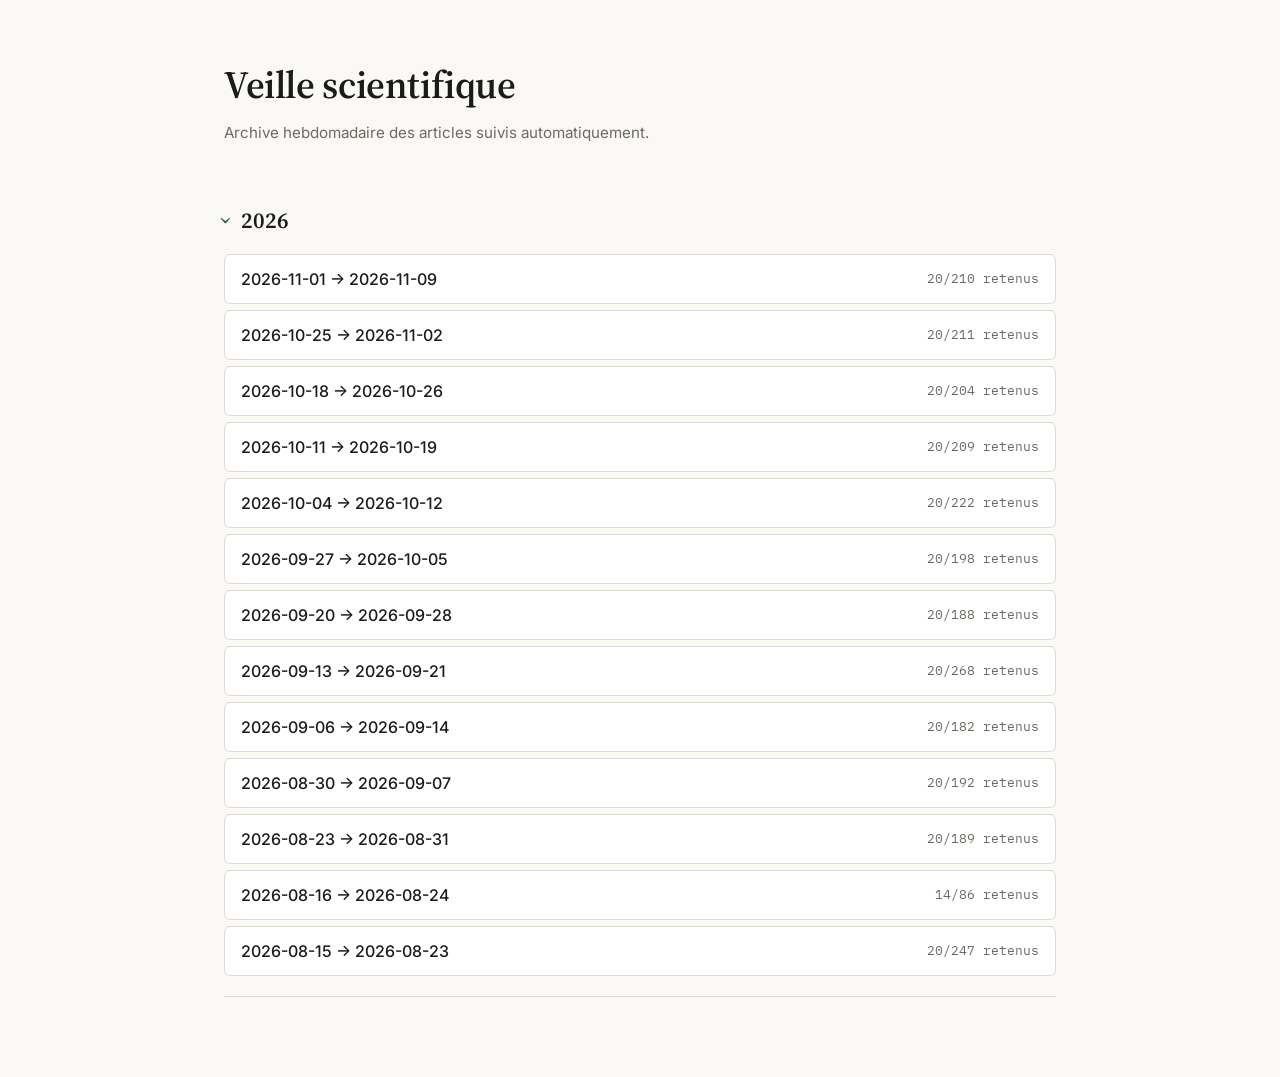
<file: docs/index.html>
<!DOCTYPE html>
<html lang="fr">
<head>
<meta charset="UTF-8">
<meta name="viewport" content="width=device-width, initial-scale=1.0">
<title>Veille scientifique</title>
<link rel="preconnect" href="https://fonts.googleapis.com">
<link href="https://fonts.googleapis.com/css2?family=Source+Serif+4:opsz,wght@8..60,400;8..60,600&family=Inter:wght@400;500;600&family=IBM+Plex+Mono:wght@400;500&display=swap" rel="stylesheet">
<link rel="stylesheet" href="assets/style.css">
</head>
<body>
<div class="page">

      <h1>Veille scientifique</h1>
      <p class="subtitle">Archive hebdomadaire des articles suivis automatiquement.</p>
      <div class="years"><details class="year-block" open>
          <summary>2026</summary>
          <ul class="week-list"><li><a class="week-link" href="weeks/2026-11-09.html">
                  <span class="week-range">2026-11-01 → 2026-11-09</span>
                  <span class="week-count">20/210 retenus</span>
                </a></li><li><a class="week-link" href="weeks/2026-11-02.html">
                  <span class="week-range">2026-10-25 → 2026-11-02</span>
                  <span class="week-count">20/211 retenus</span>
                </a></li><li><a class="week-link" href="weeks/2026-10-26.html">
                  <span class="week-range">2026-10-18 → 2026-10-26</span>
                  <span class="week-count">20/204 retenus</span>
                </a></li><li><a class="week-link" href="weeks/2026-10-19.html">
                  <span class="week-range">2026-10-11 → 2026-10-19</span>
                  <span class="week-count">20/209 retenus</span>
                </a></li><li><a class="week-link" href="weeks/2026-10-12.html">
                  <span class="week-range">2026-10-04 → 2026-10-12</span>
                  <span class="week-count">20/222 retenus</span>
                </a></li><li><a class="week-link" href="weeks/2026-10-05.html">
                  <span class="week-range">2026-09-27 → 2026-10-05</span>
                  <span class="week-count">20/198 retenus</span>
                </a></li><li><a class="week-link" href="weeks/2026-09-28.html">
                  <span class="week-range">2026-09-20 → 2026-09-28</span>
                  <span class="week-count">20/188 retenus</span>
                </a></li><li><a class="week-link" href="weeks/2026-09-21.html">
                  <span class="week-range">2026-09-13 → 2026-09-21</span>
                  <span class="week-count">20/268 retenus</span>
                </a></li><li><a class="week-link" href="weeks/2026-09-14.html">
                  <span class="week-range">2026-09-06 → 2026-09-14</span>
                  <span class="week-count">20/182 retenus</span>
                </a></li><li><a class="week-link" href="weeks/2026-09-07.html">
                  <span class="week-range">2026-08-30 → 2026-09-07</span>
                  <span class="week-count">20/192 retenus</span>
                </a></li><li><a class="week-link" href="weeks/2026-08-31.html">
                  <span class="week-range">2026-08-23 → 2026-08-31</span>
                  <span class="week-count">20/189 retenus</span>
                </a></li><li><a class="week-link" href="weeks/2026-08-24.html">
                  <span class="week-range">2026-08-16 → 2026-08-24</span>
                  <span class="week-count">14/86 retenus</span>
                </a></li><li><a class="week-link" href="weeks/2026-08-23.html">
                  <span class="week-range">2026-08-15 → 2026-08-23</span>
                  <span class="week-count">20/247 retenus</span>
                </a></li></ul>
        </details></div>
</div>
</body>
</html>
</file>
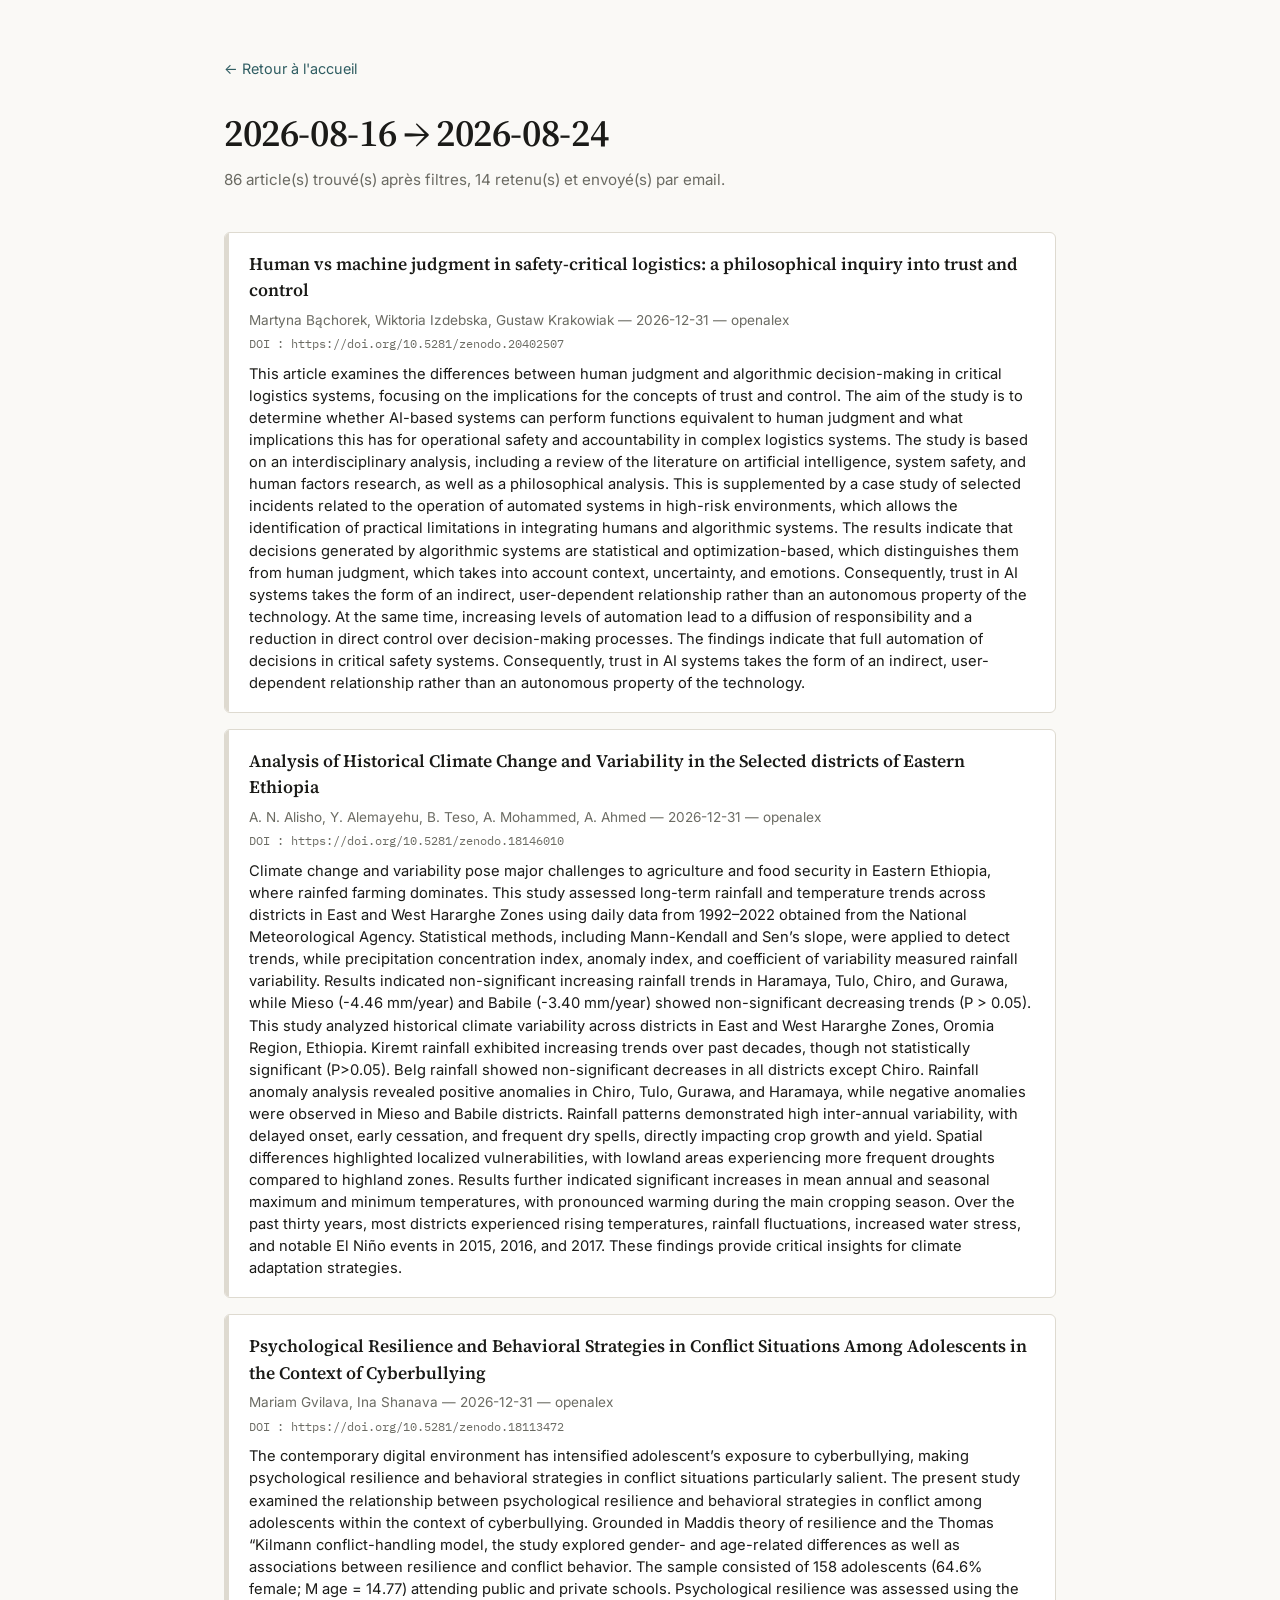
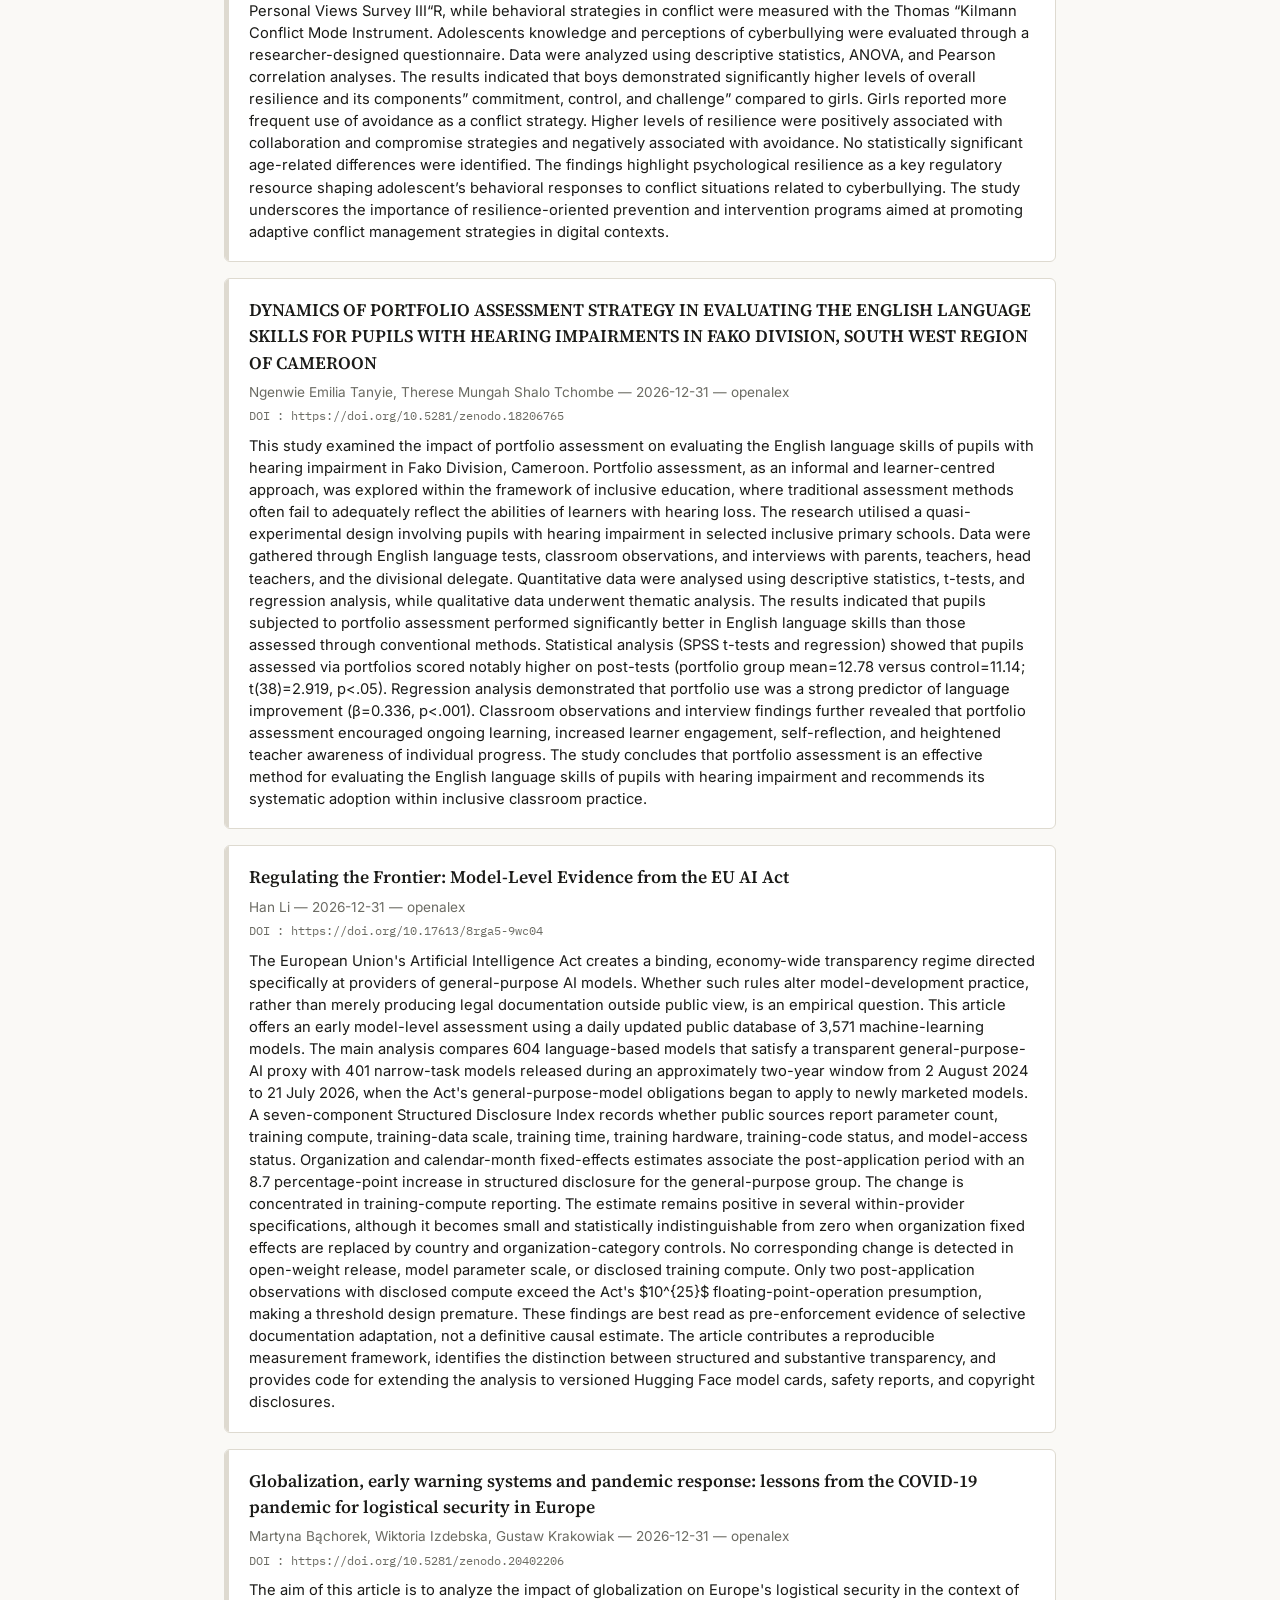
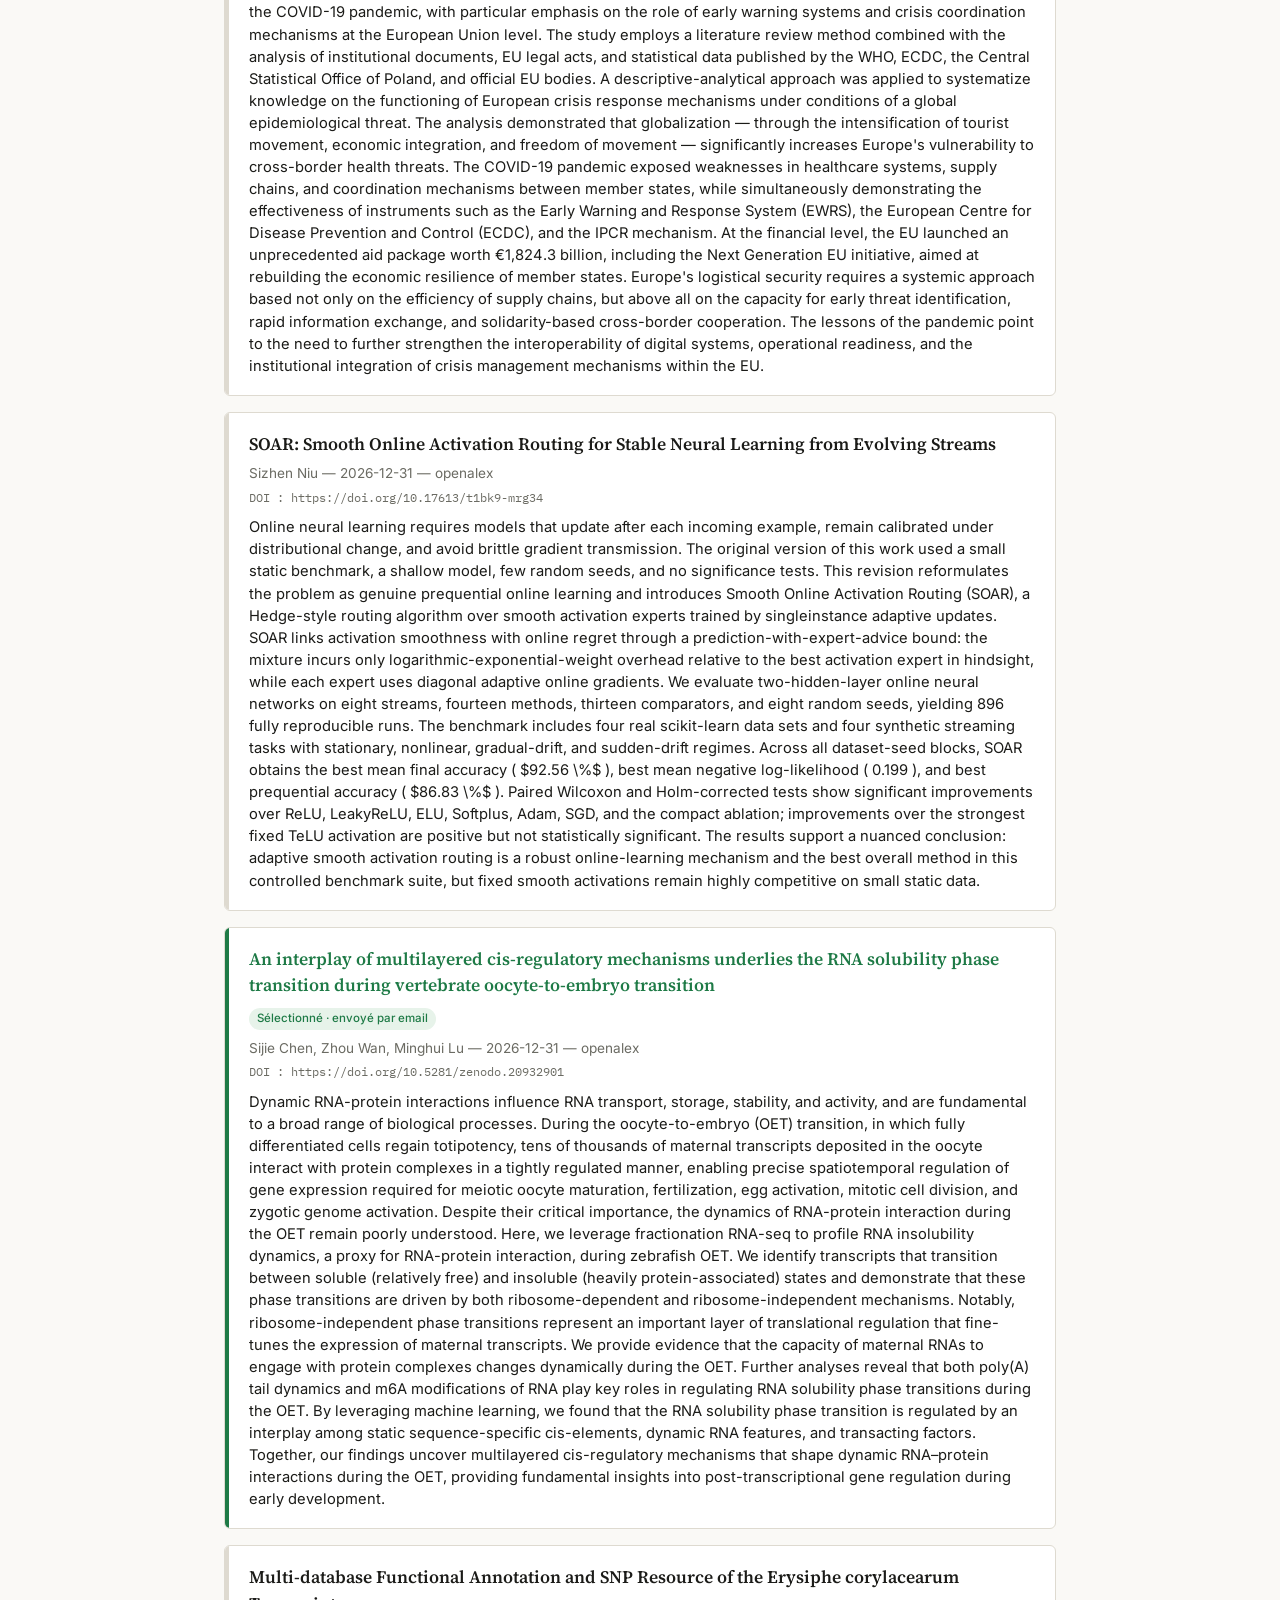
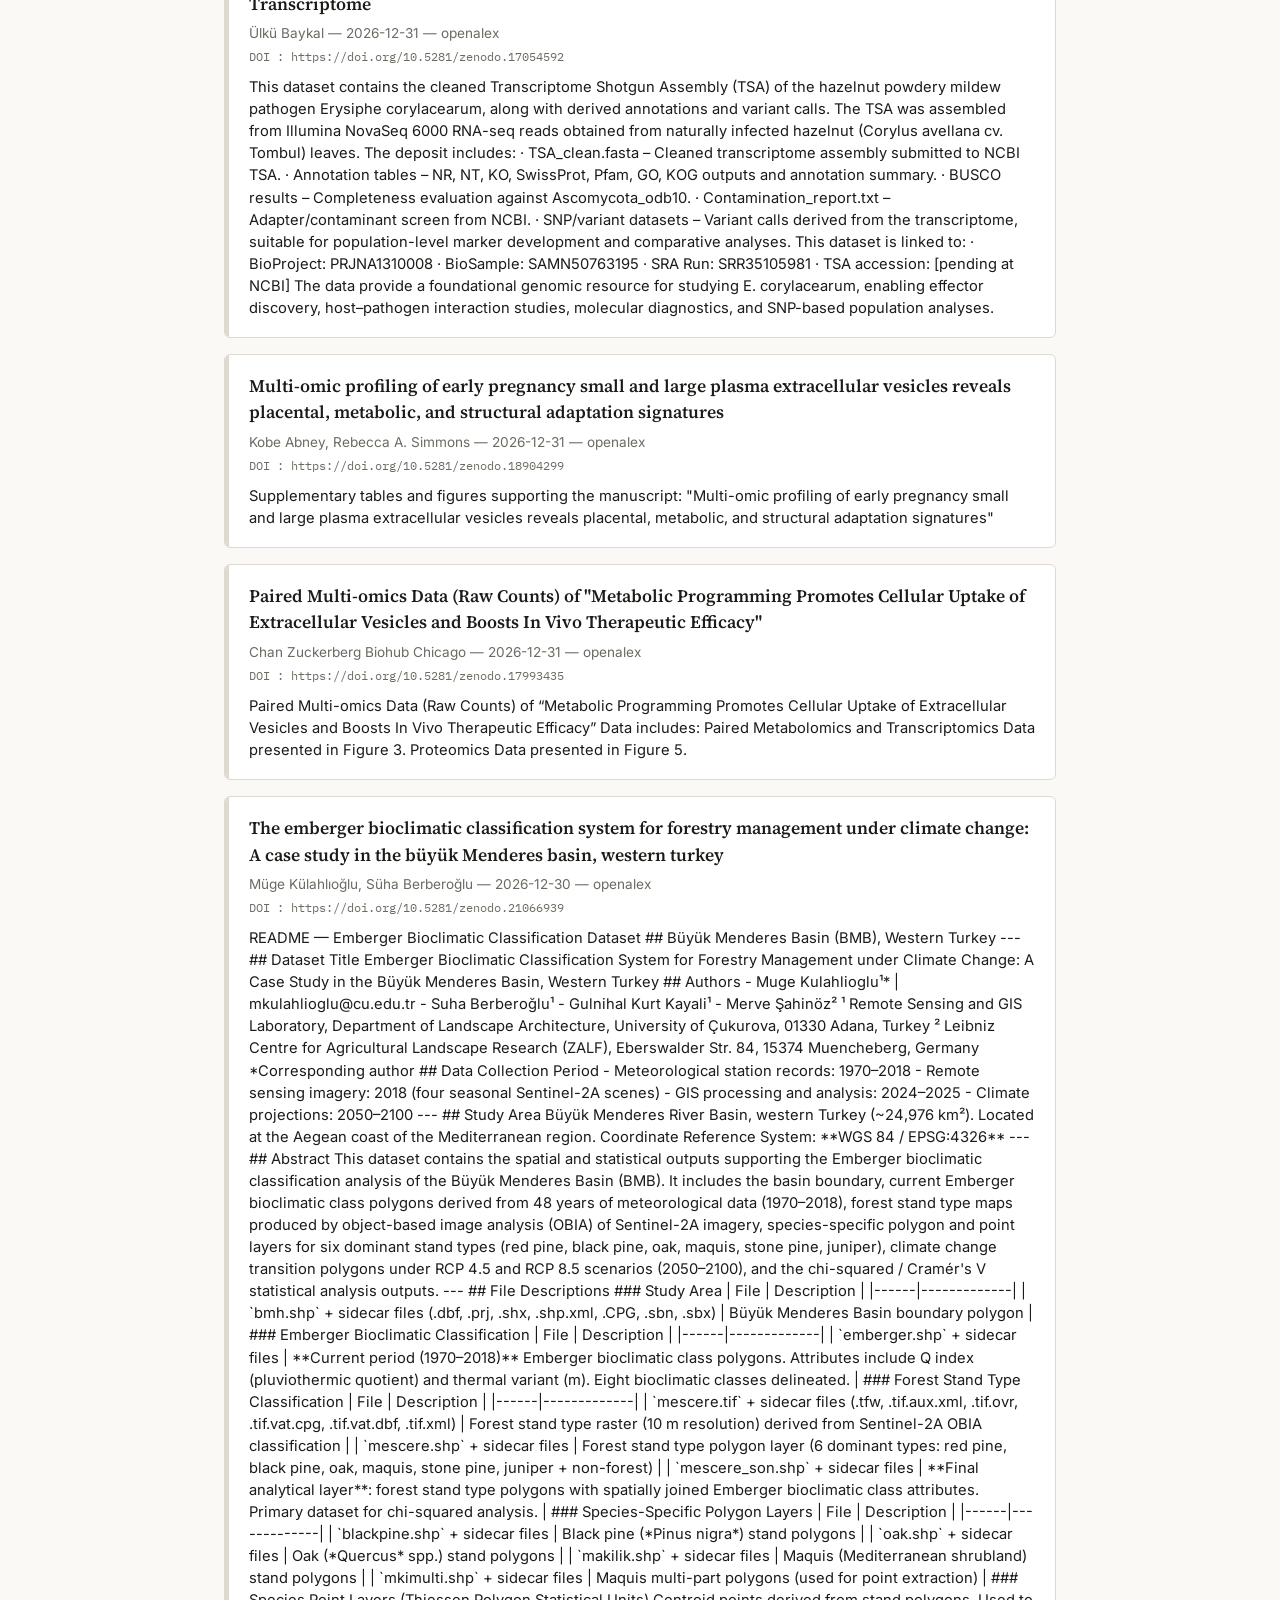
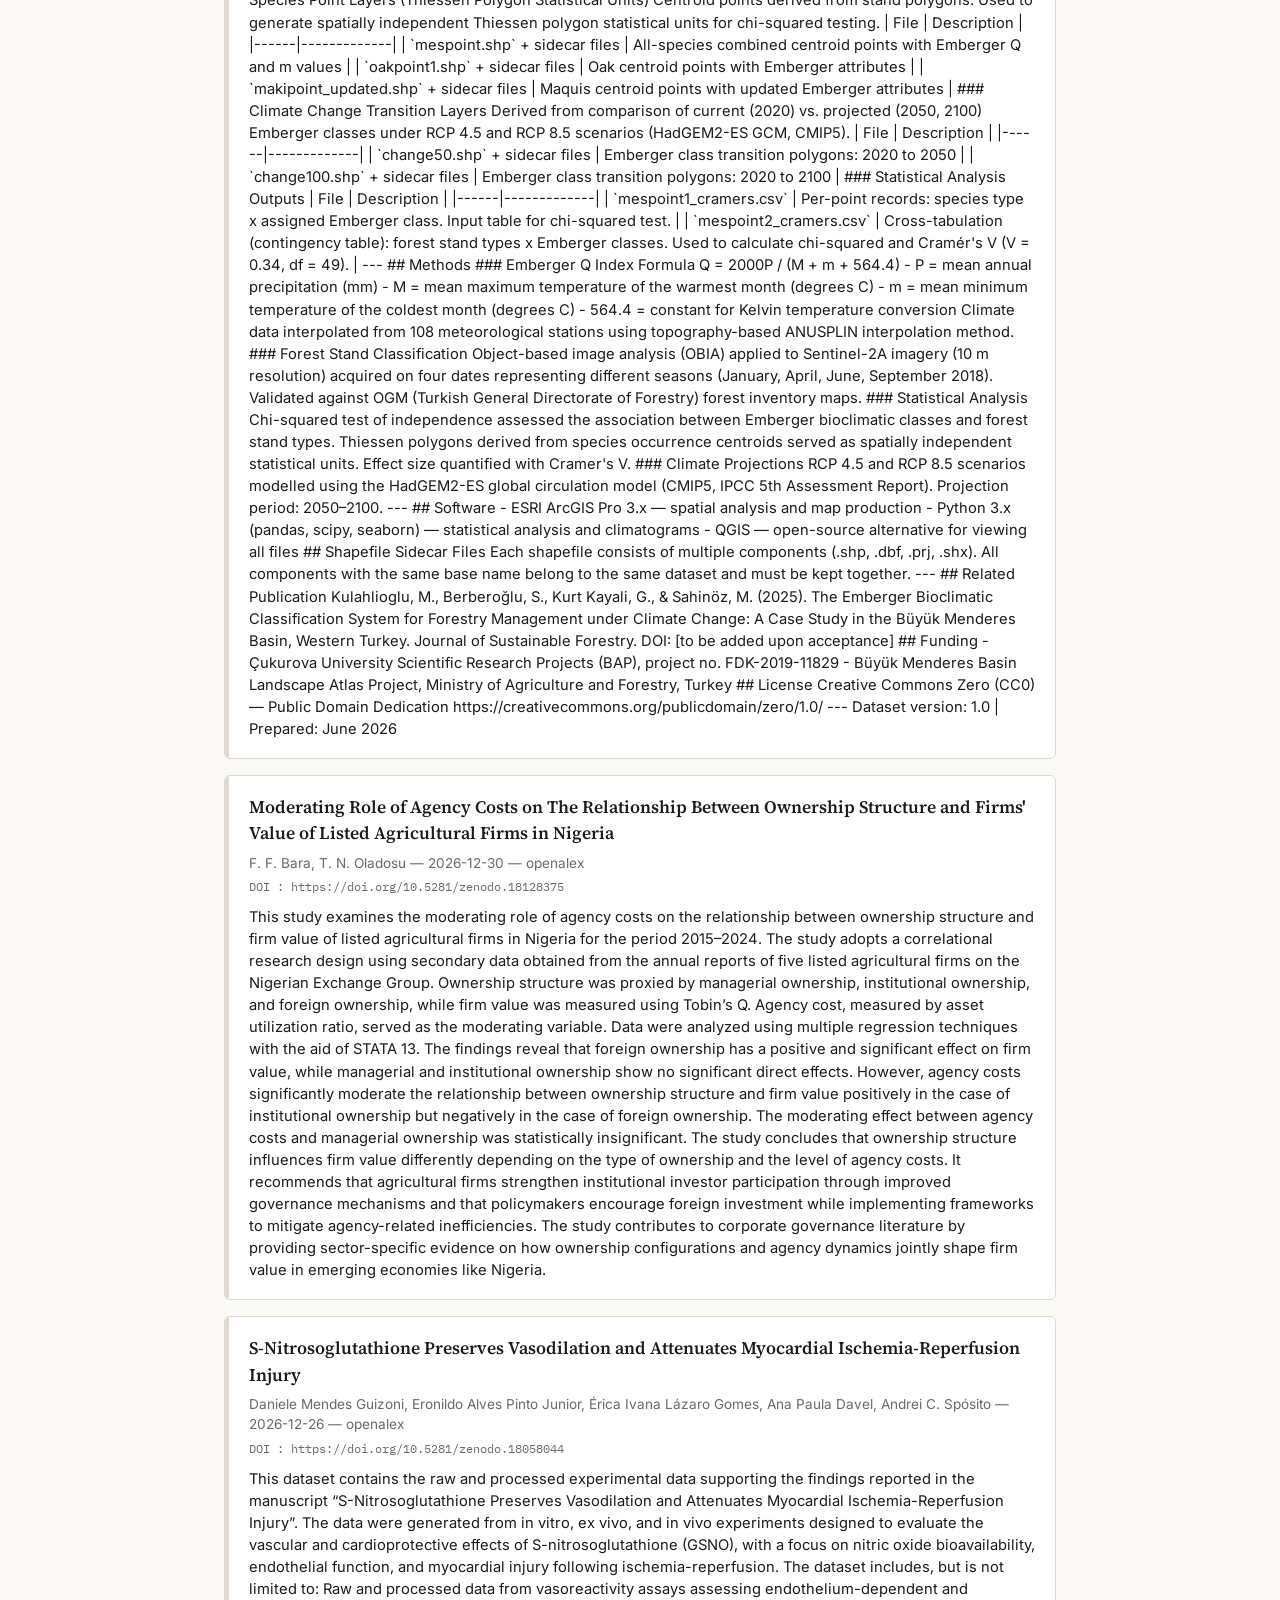
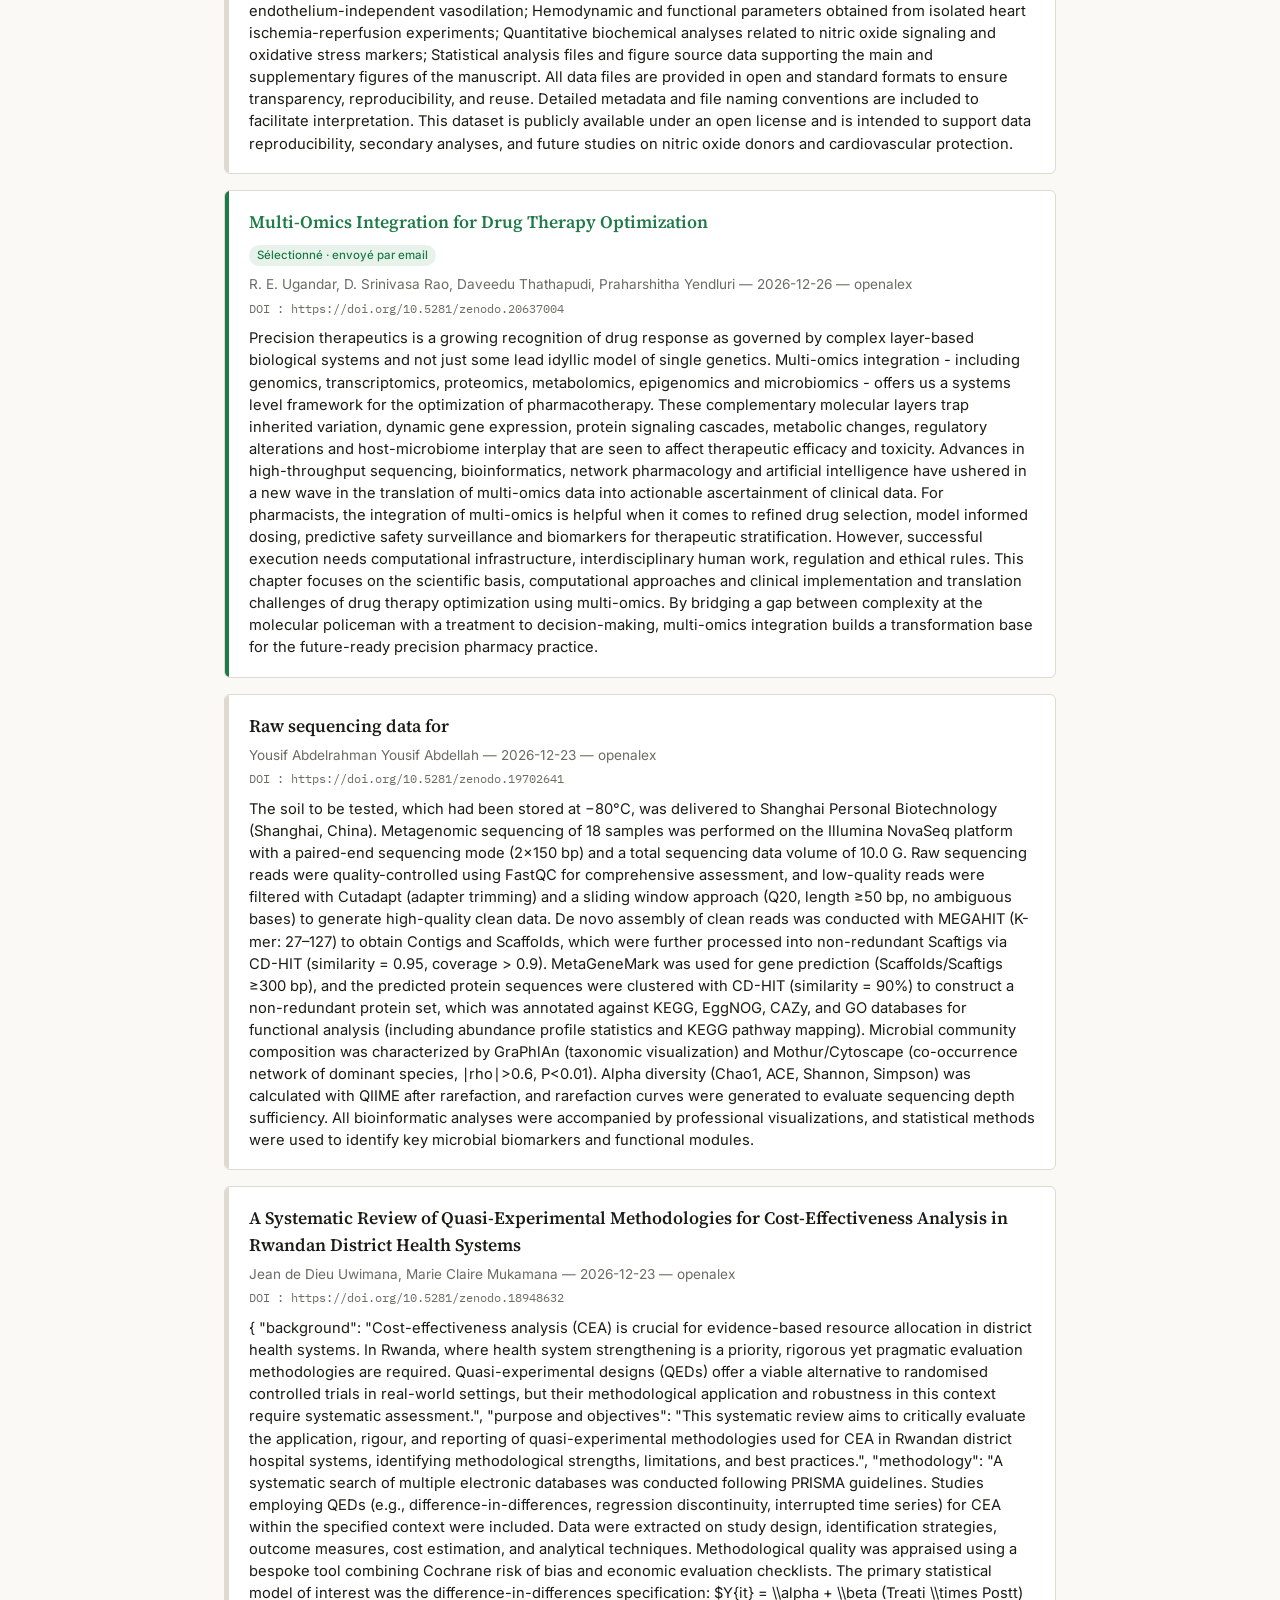
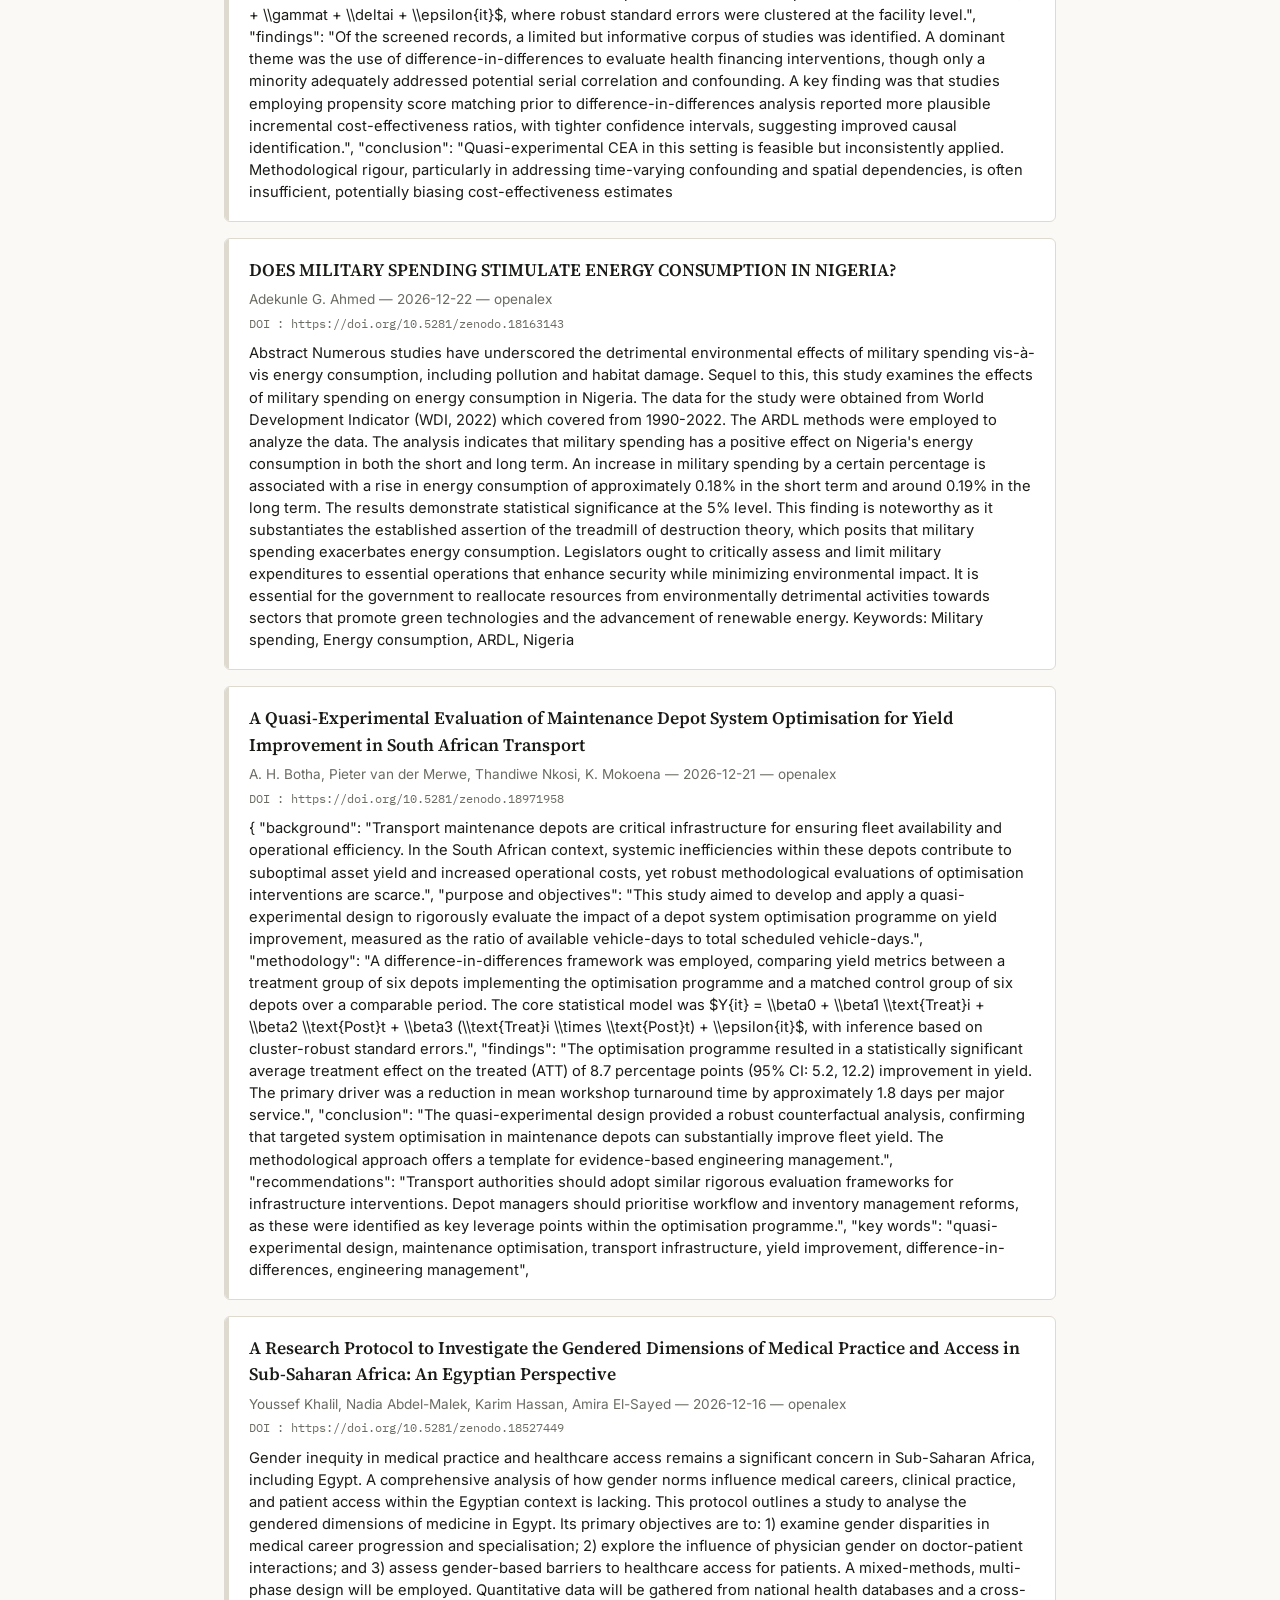
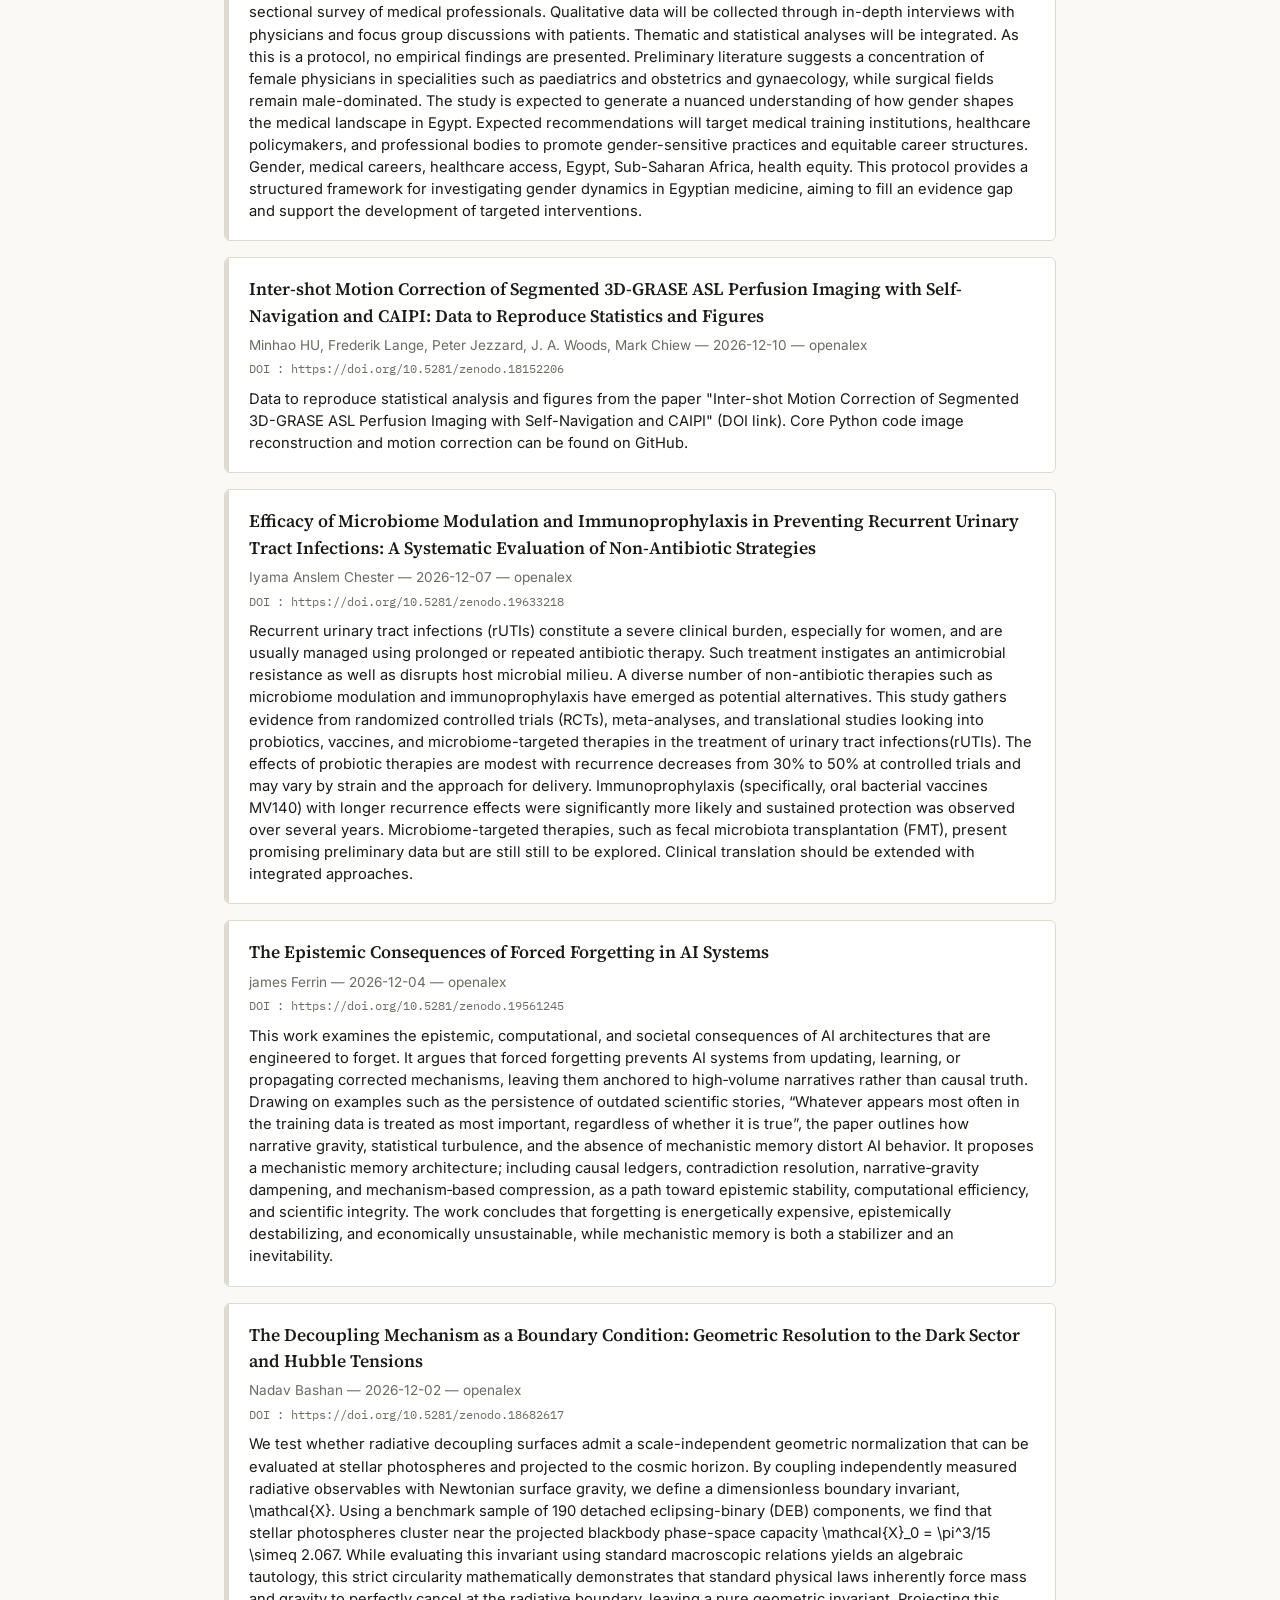
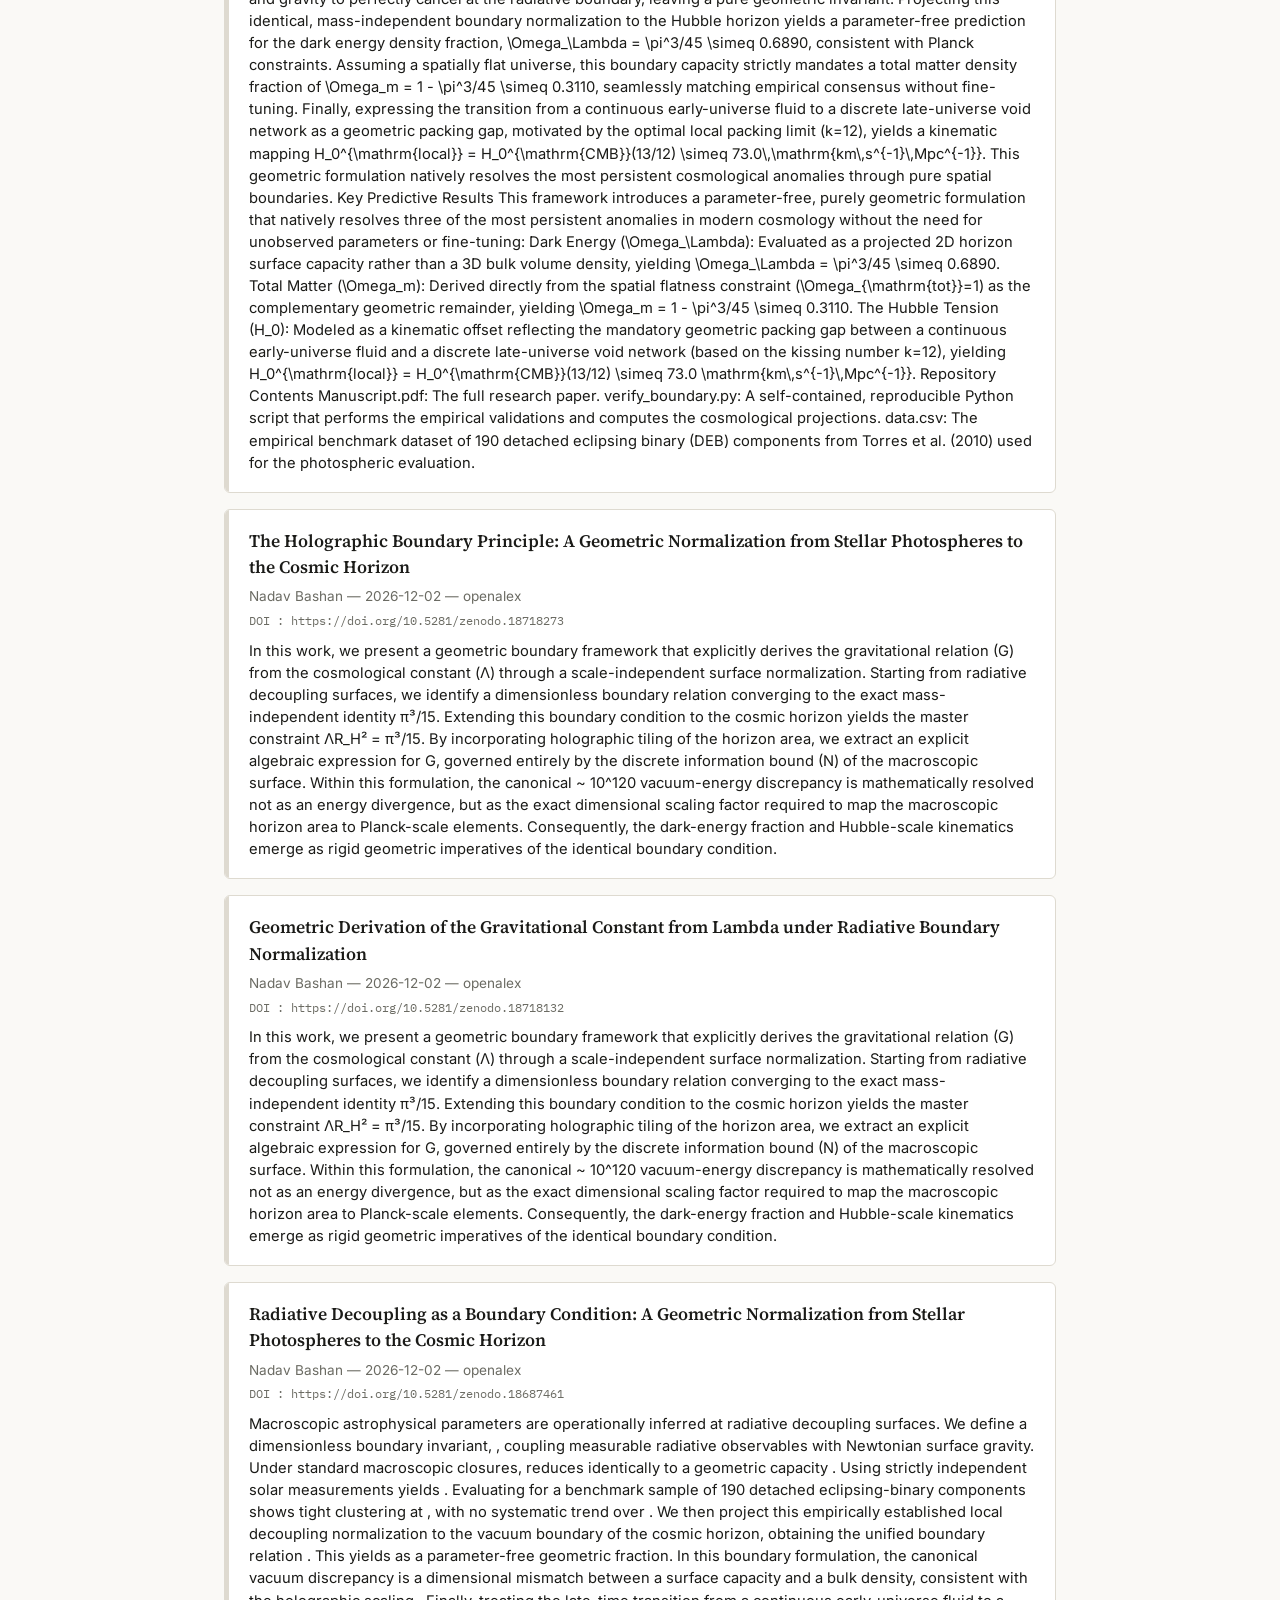
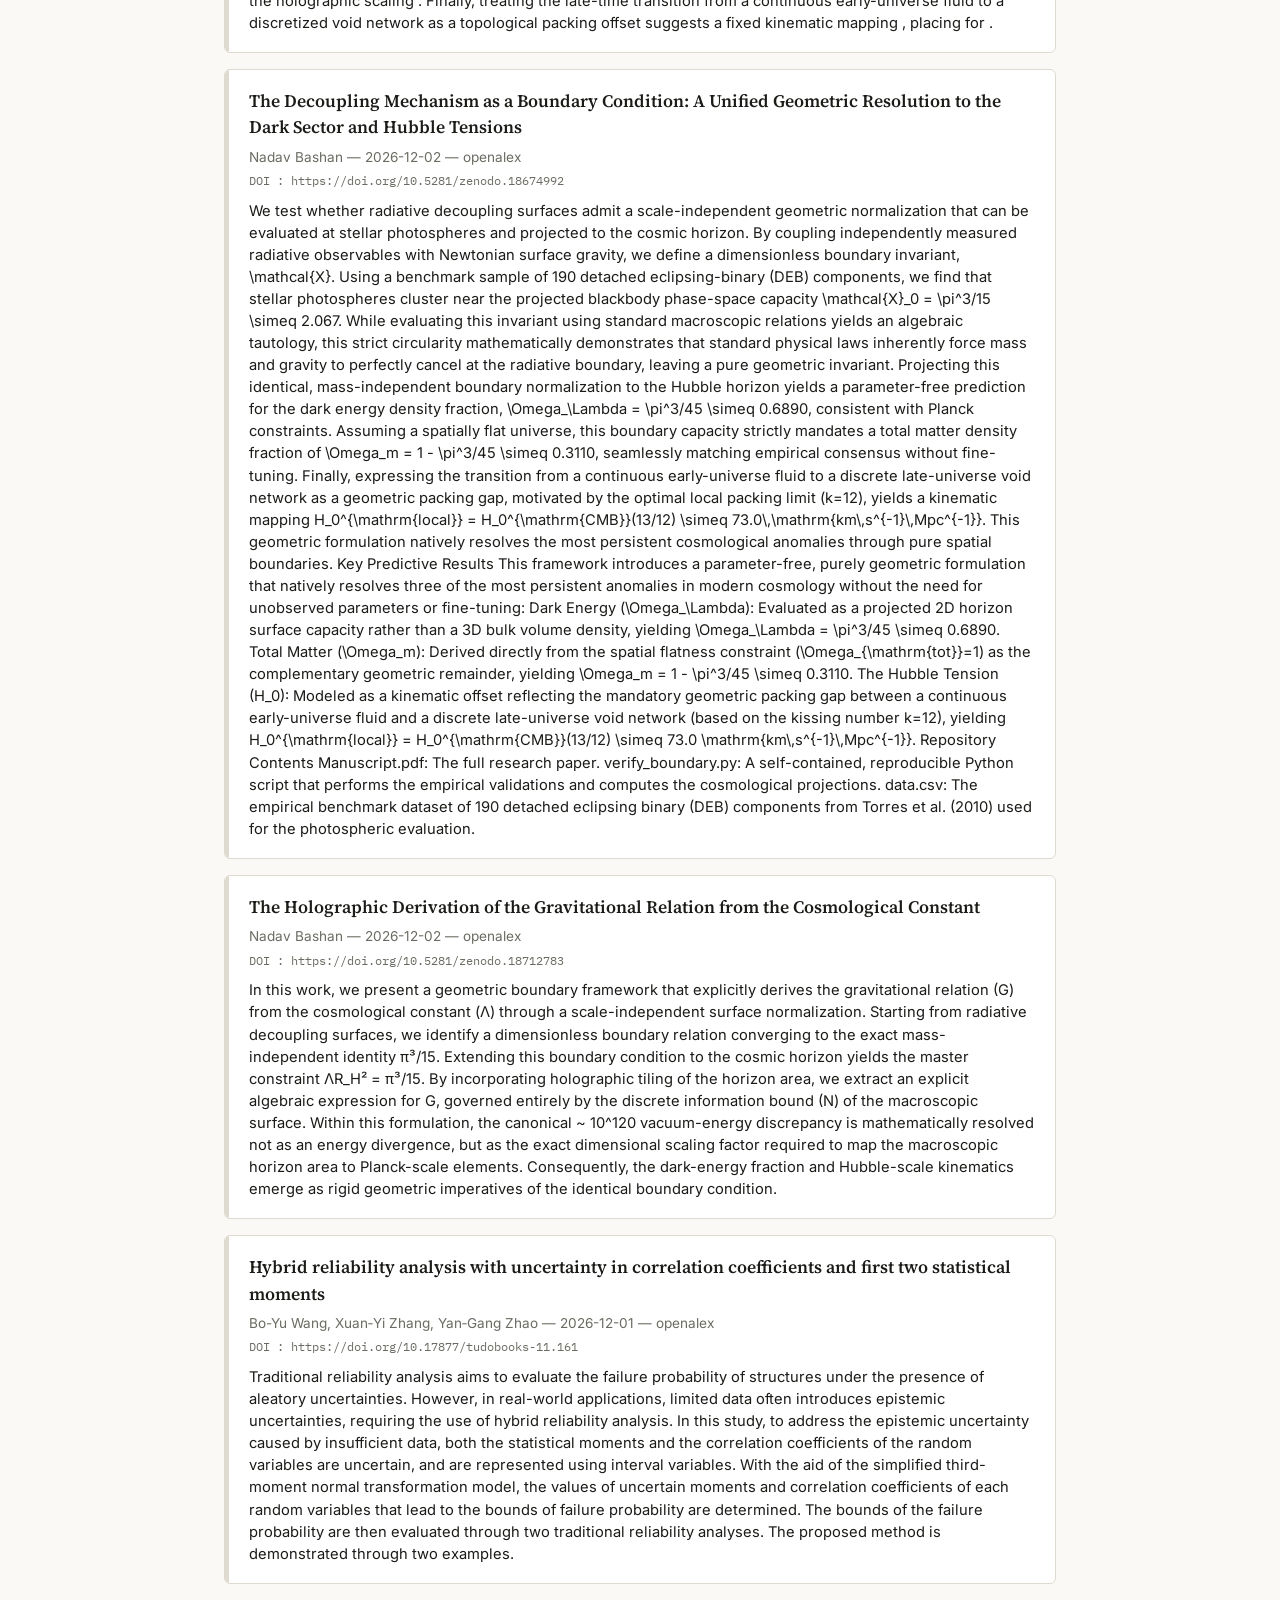
<file: docs/weeks/2026-08-24.html>
<!DOCTYPE html>
<html lang="fr">
<head>
<meta charset="UTF-8">
<meta name="viewport" content="width=device-width, initial-scale=1.0">
<title>Veille — 2026-08-16 → 2026-08-24</title>
<link rel="preconnect" href="https://fonts.googleapis.com">
<link href="https://fonts.googleapis.com/css2?family=Source+Serif+4:opsz,wght@8..60,400;8..60,600&family=Inter:wght@400;500;600&family=IBM+Plex+Mono:wght@400;500&display=swap" rel="stylesheet">
<link rel="stylesheet" href="../assets/style.css">
</head>
<body>
<div class="page">

      <a class="back" href="../index.html">← Retour à l'accueil</a>
      <h1>2026-08-16 → 2026-08-24</h1>
      <p class="count">86 article(s) trouvé(s) après filtres, 14 retenu(s) et envoyé(s) par email.</p>
      <div class="papers">
        <article class="paper">
          <div class="paper-bar "></div>
          <div class="paper-body">
            <h3 class="title"><a href="https://doi.org/10.5281/zenodo.20402507" target="_blank" rel="noopener">Human vs machine judgment in safety-critical logistics: a philosophical inquiry into trust and control</a></h3>
            
            <p class="meta">Martyna Bąchorek, Wiktoria Izdebska, Gustaw Krakowiak — 2026-12-31 — openalex</p>
            <p class="doi">DOI : https://doi.org/10.5281/zenodo.20402507</p>
            <p class="abstract">This article examines the differences between human judgment and algorithmic decision-making in critical logistics systems, focusing on the implications for the concepts of trust and control. The aim of the study is to determine whether AI-based systems can perform functions equivalent to human judgment and what implications this has for operational safety and accountability in complex logistics systems. The study is based on an interdisciplinary analysis, including a review of the literature on artificial intelligence, system safety, and human factors research, as well as a philosophical analysis. This is supplemented by a case study of selected incidents related to the operation of automated systems in high-risk environments, which allows the identification of practical limitations in integrating humans and algorithmic systems. The results indicate that decisions generated by algorithmic systems are statistical and optimization-based, which distinguishes them from human judgment, which takes into account context, uncertainty, and emotions. Consequently, trust in AI systems takes the form of an indirect, user-dependent relationship rather than an autonomous property of the technology. At the same time, increasing levels of automation lead to a diffusion of responsibility and a reduction in direct control over decision-making processes. The findings indicate that full automation of decisions in critical safety systems. Consequently, trust in AI systems takes the form of an indirect, user-dependent relationship rather than an autonomous property of the technology.</p>
          </div>
        </article>
        <article class="paper">
          <div class="paper-bar "></div>
          <div class="paper-body">
            <h3 class="title"><a href="https://doi.org/10.5281/zenodo.18146010" target="_blank" rel="noopener">Analysis of Historical Climate Change and Variability in the Selected districts of Eastern Ethiopia</a></h3>
            
            <p class="meta">A. N. Alisho, Y. Alemayehu, B. Teso, A. Mohammed, A. Ahmed — 2026-12-31 — openalex</p>
            <p class="doi">DOI : https://doi.org/10.5281/zenodo.18146010</p>
            <p class="abstract">Climate change and variability pose major challenges to agriculture and food security in Eastern Ethiopia, where rainfed farming dominates. This study assessed long-term rainfall and temperature trends across districts in East and West Hararghe Zones using daily data from 1992–2022 obtained from the National Meteorological Agency. Statistical methods, including Mann-Kendall and Sen’s slope, were applied to detect trends, while precipitation concentration index, anomaly index, and coefficient of variability measured rainfall variability. Results indicated non-significant increasing rainfall trends in Haramaya, Tulo, Chiro, and Gurawa, while Mieso (-4.46 mm/year) and Babile (-3.40 mm/year) showed non-significant decreasing trends (P &gt; 0.05). This study analyzed historical climate variability across districts in East and West Hararghe Zones, Oromia Region, Ethiopia. Kiremt rainfall exhibited increasing trends over past decades, though not statistically significant (P&gt;0.05). Belg rainfall showed non-significant decreases in all districts except Chiro. Rainfall anomaly analysis revealed positive anomalies in Chiro, Tulo, Gurawa, and Haramaya, while negative anomalies were observed in Mieso and Babile districts. Rainfall patterns demonstrated high inter-annual variability, with delayed onset, early cessation, and frequent dry spells, directly impacting crop growth and yield. Spatial differences highlighted localized vulnerabilities, with lowland areas experiencing more frequent droughts compared to highland zones. Results further indicated significant increases in mean annual and seasonal maximum and minimum temperatures, with pronounced warming during the main cropping season. Over the past thirty years, most districts experienced rising temperatures, rainfall fluctuations, increased water stress, and notable El Niño events in 2015, 2016, and 2017. These findings provide critical insights for climate adaptation strategies.</p>
          </div>
        </article>
        <article class="paper">
          <div class="paper-bar "></div>
          <div class="paper-body">
            <h3 class="title"><a href="https://doi.org/10.5281/zenodo.18113472" target="_blank" rel="noopener">Psychological Resilience and Behavioral Strategies in Conflict Situations Among Adolescents in the Context of Cyberbullying</a></h3>
            
            <p class="meta">Mariam Gvilava, Ina Shanava — 2026-12-31 — openalex</p>
            <p class="doi">DOI : https://doi.org/10.5281/zenodo.18113472</p>
            <p class="abstract">The contemporary digital environment has intensified adolescent’s exposure to cyberbullying, making psychological resilience and behavioral strategies in conflict situations particularly salient. The present study examined the relationship between psychological resilience and behavioral strategies in conflict among adolescents within the context of cyberbullying. Grounded in Maddis theory of resilience and the Thomas “Kilmann conflict-handling model, the study explored gender- and age-related differences as well as associations between resilience and conflict behavior. The sample consisted of 158 adolescents (64.6% female; M age = 14.77) attending public and private schools. Psychological resilience was assessed using the Personal Views Survey III“R, while behavioral strategies in conflict were measured with the Thomas “Kilmann Conflict Mode Instrument. Adolescents knowledge and perceptions of cyberbullying were evaluated through a researcher-designed questionnaire. Data were analyzed using descriptive statistics, ANOVA, and Pearson correlation analyses. The results indicated that boys demonstrated significantly higher levels of overall resilience and its components” commitment, control, and challenge” compared to girls. Girls reported more frequent use of avoidance as a conflict strategy. Higher levels of resilience were positively associated with collaboration and compromise strategies and negatively associated with avoidance. No statistically significant age-related differences were identified. The findings highlight psychological resilience as a key regulatory resource shaping adolescent’s behavioral responses to conflict situations related to cyberbullying. The study underscores the importance of resilience-oriented prevention and intervention programs aimed at promoting adaptive conflict management strategies in digital contexts.</p>
          </div>
        </article>
        <article class="paper">
          <div class="paper-bar "></div>
          <div class="paper-body">
            <h3 class="title"><a href="https://doi.org/10.5281/zenodo.18206765" target="_blank" rel="noopener">DYNAMICS OF PORTFOLIO ASSESSMENT STRATEGY IN EVALUATING THE ENGLISH LANGUAGE SKILLS FOR PUPILS WITH HEARING IMPAIRMENTS IN FAKO DIVISION, SOUTH WEST REGION OF CAMEROON</a></h3>
            
            <p class="meta">Ngenwie Emilia Tanyie, Therese Mungah Shalo Tchombe — 2026-12-31 — openalex</p>
            <p class="doi">DOI : https://doi.org/10.5281/zenodo.18206765</p>
            <p class="abstract">This study examined the impact of portfolio assessment on evaluating the English language skills of pupils with hearing impairment in Fako Division, Cameroon. Portfolio assessment, as an informal and learner-centred approach, was explored within the framework of inclusive education, where traditional assessment methods often fail to adequately reflect the abilities of learners with hearing loss. The research utilised a quasi-experimental design involving pupils with hearing impairment in selected inclusive primary schools. Data were gathered through English language tests, classroom observations, and interviews with parents, teachers, head teachers, and the divisional delegate. Quantitative data were analysed using descriptive statistics, t-tests, and regression analysis, while qualitative data underwent thematic analysis. The results indicated that pupils subjected to portfolio assessment performed significantly better in English language skills than those assessed through conventional methods. Statistical analysis (SPSS t-tests and regression) showed that pupils assessed via portfolios scored notably higher on post-tests (portfolio group mean=12.78 versus control=11.14; t(38)=2.919, p&lt;.05). Regression analysis demonstrated that portfolio use was a strong predictor of language improvement (β=0.336, p&lt;.001). Classroom observations and interview findings further revealed that portfolio assessment encouraged ongoing learning, increased learner engagement, self-reflection, and heightened teacher awareness of individual progress. The study concludes that portfolio assessment is an effective method for evaluating the English language skills of pupils with hearing impairment and recommends its systematic adoption within inclusive classroom practice.</p>
          </div>
        </article>
        <article class="paper">
          <div class="paper-bar "></div>
          <div class="paper-body">
            <h3 class="title"><a href="https://doi.org/10.17613/8rga5-9wc04" target="_blank" rel="noopener">Regulating the Frontier: Model-Level Evidence from the EU AI Act</a></h3>
            
            <p class="meta">Han Li — 2026-12-31 — openalex</p>
            <p class="doi">DOI : https://doi.org/10.17613/8rga5-9wc04</p>
            <p class="abstract">The European Union's Artificial Intelligence Act creates a binding, economy-wide transparency regime directed specifically at providers of general-purpose AI models. Whether such rules alter model-development practice, rather than merely producing legal documentation outside public view, is an empirical question. This article offers an early model-level assessment using a daily updated public database of 3,571 machine-learning models. The main analysis compares 604 language-based models that satisfy a transparent general-purpose-AI proxy with 401 narrow-task models released during an approximately two-year window from 2 August 2024 to 21 July 2026, when the Act's general-purpose-model obligations began to apply to newly marketed models. A seven-component Structured Disclosure Index records whether public sources report parameter count, training compute, training-data scale, training time, training hardware, training-code status, and model-access status. Organization and calendar-month fixed-effects estimates associate the post-application period with an 8.7 percentage-point increase in structured disclosure for the general-purpose group. The change is concentrated in training-compute reporting. The estimate remains positive in several within-provider specifications, although it becomes small and statistically indistinguishable from zero when organization fixed effects are replaced by country and organization-category controls. No corresponding change is detected in open-weight release, model parameter scale, or disclosed training compute. Only two post-application observations with disclosed compute exceed the Act's $10^{25}$ floating-point-operation presumption, making a threshold design premature. These findings are best read as pre-enforcement evidence of selective documentation adaptation, not a definitive causal estimate. The article contributes a reproducible measurement framework, identifies the distinction between structured and substantive transparency, and provides code for extending the analysis to versioned Hugging Face model cards, safety reports, and copyright disclosures.</p>
          </div>
        </article>
        <article class="paper">
          <div class="paper-bar "></div>
          <div class="paper-body">
            <h3 class="title"><a href="https://doi.org/10.5281/zenodo.20402206" target="_blank" rel="noopener">Globalization, early warning systems and pandemic response: lessons from the COVID-19 pandemic for logistical security in Europe</a></h3>
            
            <p class="meta">Martyna Bąchorek, Wiktoria Izdebska, Gustaw Krakowiak — 2026-12-31 — openalex</p>
            <p class="doi">DOI : https://doi.org/10.5281/zenodo.20402206</p>
            <p class="abstract">The aim of this article is to analyze the impact of globalization on Europe's logistical security in the context of the COVID-19 pandemic, with particular emphasis on the role of early warning systems and crisis coordination mechanisms at the European Union level. The study employs a literature review method combined with the analysis of institutional documents, EU legal acts, and statistical data published by the WHO, ECDC, the Central Statistical Office of Poland, and official EU bodies. A descriptive-analytical approach was applied to systematize knowledge on the functioning of European crisis response mechanisms under conditions of a global epidemiological threat. The analysis demonstrated that globalization — through the intensification of tourist movement, economic integration, and freedom of movement — significantly increases Europe's vulnerability to cross-border health threats. The COVID-19 pandemic exposed weaknesses in healthcare systems, supply chains, and coordination mechanisms between member states, while simultaneously demonstrating the effectiveness of instruments such as the Early Warning and Response System (EWRS), the European Centre for Disease Prevention and Control (ECDC), and the IPCR mechanism. At the financial level, the EU launched an unprecedented aid package worth €1,824.3 billion, including the Next Generation EU initiative, aimed at rebuilding the economic resilience of member states. Europe's logistical security requires a systemic approach based not only on the efficiency of supply chains, but above all on the capacity for early threat identification, rapid information exchange, and solidarity-based cross-border cooperation. The lessons of the pandemic point to the need to further strengthen the interoperability of digital systems, operational readiness, and the institutional integration of crisis management mechanisms within the EU.</p>
          </div>
        </article>
        <article class="paper">
          <div class="paper-bar "></div>
          <div class="paper-body">
            <h3 class="title"><a href="https://doi.org/10.17613/t1bk9-mrg34" target="_blank" rel="noopener">SOAR: Smooth Online Activation Routing for Stable Neural Learning from Evolving Streams</a></h3>
            
            <p class="meta">Sizhen Niu — 2026-12-31 — openalex</p>
            <p class="doi">DOI : https://doi.org/10.17613/t1bk9-mrg34</p>
            <p class="abstract">Online neural learning requires models that update after each incoming example, remain calibrated under distributional change, and avoid brittle gradient transmission. The original version of this work used a small static benchmark, a shallow model, few random seeds, and no significance tests. This revision reformulates the problem as genuine prequential online learning and introduces Smooth Online Activation Routing (SOAR), a Hedge-style routing algorithm over smooth activation experts trained by singleinstance adaptive updates. SOAR links activation smoothness with online regret through a prediction-with-expert-advice bound: the mixture incurs only logarithmic-exponential-weight overhead relative to the best activation expert in hindsight, while each expert uses diagonal adaptive online gradients. We evaluate two-hidden-layer online neural networks on eight streams, fourteen methods, thirteen comparators, and eight random seeds, yielding 896 fully reproducible runs. The benchmark includes four real scikit-learn data sets and four synthetic streaming tasks with stationary, nonlinear, gradual-drift, and sudden-drift regimes. Across all dataset-seed blocks, SOAR obtains the best mean final accuracy ( $92.56 \%$ ), best mean negative log-likelihood ( 0.199 ), and best prequential accuracy ( $86.83 \%$ ). Paired Wilcoxon and Holm-corrected tests show significant improvements over ReLU, LeakyReLU, ELU, Softplus, Adam, SGD, and the compact ablation; improvements over the strongest fixed TeLU activation are positive but not statistically significant. The results support a nuanced conclusion: adaptive smooth activation routing is a robust online-learning mechanism and the best overall method in this controlled benchmark suite, but fixed smooth activations remain highly competitive on small static data.</p>
          </div>
        </article>
        <article class="paper">
          <div class="paper-bar bar-selected"></div>
          <div class="paper-body">
            <h3 class="title selected"><a href="https://doi.org/10.5281/zenodo.20932901" target="_blank" rel="noopener">An interplay of multilayered cis-regulatory mechanisms underlies the RNA solubility phase transition during vertebrate oocyte-to-embryo transition</a></h3>
            <span class="badge">Sélectionné · envoyé par email</span>
            <p class="meta">Sijie Chen, Zhou Wan, Minghui Lu — 2026-12-31 — openalex</p>
            <p class="doi">DOI : https://doi.org/10.5281/zenodo.20932901</p>
            <p class="abstract">Dynamic RNA-protein interactions influence RNA transport, storage, stability, and activity, and are fundamental to a broad range of biological processes. During the oocyte-to-embryo (OET) transition, in which fully differentiated cells regain totipotency, tens of thousands of maternal transcripts deposited in the oocyte interact with protein complexes in a tightly regulated manner, enabling precise spatiotemporal regulation of gene expression required for meiotic oocyte maturation, fertilization, egg activation, mitotic cell division, and zygotic genome activation. Despite their critical importance, the dynamics of RNA-protein interaction during the OET remain poorly understood. Here, we leverage fractionation RNA-seq to profile RNA insolubility dynamics, a proxy for RNA-protein interaction, during zebrafish OET. We identify transcripts that transition between soluble (relatively free) and insoluble (heavily protein-associated) states and demonstrate that these phase transitions are driven by both ribosome-dependent and ribosome-independent mechanisms. Notably, ribosome-independent phase transitions represent an important layer of translational regulation that fine-tunes the expression of maternal transcripts. We provide evidence that the capacity of maternal RNAs to engage with protein complexes changes dynamically during the OET. Further analyses reveal that both poly(A) tail dynamics and m6A modifications of RNA play key roles in regulating RNA solubility phase transitions during the OET. By leveraging machine learning, we found that the RNA solubility phase transition is regulated by an interplay among static sequence-specific cis-elements, dynamic RNA features, and transacting factors. Together, our findings uncover multilayered cis-regulatory mechanisms that shape dynamic RNA–protein interactions during the OET, providing fundamental insights into post-transcriptional gene regulation during early development.</p>
          </div>
        </article>
        <article class="paper">
          <div class="paper-bar "></div>
          <div class="paper-body">
            <h3 class="title"><a href="https://doi.org/10.5281/zenodo.17054592" target="_blank" rel="noopener">Multi-database Functional Annotation and SNP Resource of the Erysiphe corylacearum Transcriptome</a></h3>
            
            <p class="meta">Ülkü Baykal — 2026-12-31 — openalex</p>
            <p class="doi">DOI : https://doi.org/10.5281/zenodo.17054592</p>
            <p class="abstract">This dataset contains the cleaned Transcriptome Shotgun Assembly (TSA) of the hazelnut powdery mildew pathogen Erysiphe corylacearum, along with derived annotations and variant calls. The TSA was assembled from Illumina NovaSeq 6000 RNA-seq reads obtained from naturally infected hazelnut (Corylus avellana cv. Tombul) leaves. The deposit includes: · TSA_clean.fasta – Cleaned transcriptome assembly submitted to NCBI TSA. · Annotation tables – NR, NT, KO, SwissProt, Pfam, GO, KOG outputs and annotation summary. · BUSCO results – Completeness evaluation against Ascomycota_odb10. · Contamination_report.txt – Adapter/contaminant screen from NCBI. · SNP/variant datasets – Variant calls derived from the transcriptome, suitable for population-level marker development and comparative analyses. This dataset is linked to: · BioProject: PRJNA1310008 · BioSample: SAMN50763195 · SRA Run: SRR35105981 · TSA accession: [pending at NCBI] The data provide a foundational genomic resource for studying E. corylacearum, enabling effector discovery, host–pathogen interaction studies, molecular diagnostics, and SNP-based population analyses.</p>
          </div>
        </article>
        <article class="paper">
          <div class="paper-bar "></div>
          <div class="paper-body">
            <h3 class="title"><a href="https://doi.org/10.5281/zenodo.18904299" target="_blank" rel="noopener">Multi-omic profiling of early pregnancy small and large plasma extracellular vesicles reveals placental, metabolic, and structural adaptation signatures</a></h3>
            
            <p class="meta">Kobe Abney, Rebecca A. Simmons — 2026-12-31 — openalex</p>
            <p class="doi">DOI : https://doi.org/10.5281/zenodo.18904299</p>
            <p class="abstract">Supplementary tables and figures supporting the manuscript: "Multi-omic profiling of early pregnancy small and large plasma extracellular vesicles reveals placental, metabolic, and structural adaptation signatures"</p>
          </div>
        </article>
        <article class="paper">
          <div class="paper-bar "></div>
          <div class="paper-body">
            <h3 class="title"><a href="https://doi.org/10.5281/zenodo.17993435" target="_blank" rel="noopener">Paired Multi-omics Data (Raw Counts) of "Metabolic Programming Promotes Cellular Uptake of Extracellular Vesicles and Boosts In Vivo Therapeutic Efficacy"</a></h3>
            
            <p class="meta">Chan Zuckerberg Biohub Chicago — 2026-12-31 — openalex</p>
            <p class="doi">DOI : https://doi.org/10.5281/zenodo.17993435</p>
            <p class="abstract">Paired Multi-omics Data (Raw Counts) of “Metabolic Programming Promotes Cellular Uptake of Extracellular Vesicles and Boosts In Vivo Therapeutic Efficacy” Data includes: Paired Metabolomics and Transcriptomics Data presented in Figure 3. Proteomics Data presented in Figure 5.</p>
          </div>
        </article>
        <article class="paper">
          <div class="paper-bar "></div>
          <div class="paper-body">
            <h3 class="title"><a href="https://doi.org/10.5281/zenodo.21066939" target="_blank" rel="noopener">The emberger bioclimatic classification system for forestry management under climate change: A case study in the büyük Menderes basin, western turkey</a></h3>
            
            <p class="meta">Müge Külahlıoğlu, Süha Berberoğlu — 2026-12-30 — openalex</p>
            <p class="doi">DOI : https://doi.org/10.5281/zenodo.21066939</p>
            <p class="abstract">README — Emberger Bioclimatic Classification Dataset ## Büyük Menderes Basin (BMB), Western Turkey --- ## Dataset Title Emberger Bioclimatic Classification System for Forestry Management under Climate Change: A Case Study in the Büyük Menderes Basin, Western Turkey ## Authors - Muge Kulahlioglu¹* | mkulahlioglu@cu.edu.tr - Suha Berberoğlu¹ - Gulnihal Kurt Kayali¹ - Merve Şahinöz² ¹ Remote Sensing and GIS Laboratory, Department of Landscape Architecture, University of Çukurova, 01330 Adana, Turkey ² Leibniz Centre for Agricultural Landscape Research (ZALF), Eberswalder Str. 84, 15374 Muencheberg, Germany *Corresponding author ## Data Collection Period - Meteorological station records: 1970–2018 - Remote sensing imagery: 2018 (four seasonal Sentinel-2A scenes) - GIS processing and analysis: 2024–2025 - Climate projections: 2050–2100 --- ## Study Area Büyük Menderes River Basin, western Turkey (~24,976 km²). Located at the Aegean coast of the Mediterranean region. Coordinate Reference System: **WGS 84 / EPSG:4326** --- ## Abstract This dataset contains the spatial and statistical outputs supporting the Emberger bioclimatic classification analysis of the Büyük Menderes Basin (BMB). It includes the basin boundary, current Emberger bioclimatic class polygons derived from 48 years of meteorological data (1970–2018), forest stand type maps produced by object-based image analysis (OBIA) of Sentinel-2A imagery, species-specific polygon and point layers for six dominant stand types (red pine, black pine, oak, maquis, stone pine, juniper), climate change transition polygons under RCP 4.5 and RCP 8.5 scenarios (2050–2100), and the chi-squared / Cramér's V statistical analysis outputs. --- ## File Descriptions ### Study Area | File | Description | |------|-------------| | `bmh.shp` + sidecar files (.dbf, .prj, .shx, .shp.xml, .CPG, .sbn, .sbx) | Büyük Menderes Basin boundary polygon | ### Emberger Bioclimatic Classification | File | Description | |------|-------------| | `emberger.shp` + sidecar files | **Current period (1970–2018)** Emberger bioclimatic class polygons. Attributes include Q index (pluviothermic quotient) and thermal variant (m). Eight bioclimatic classes delineated. | ### Forest Stand Type Classification | File | Description | |------|-------------| | `mescere.tif` + sidecar files (.tfw, .tif.aux.xml, .tif.ovr, .tif.vat.cpg, .tif.vat.dbf, .tif.xml) | Forest stand type raster (10 m resolution) derived from Sentinel-2A OBIA classification | | `mescere.shp` + sidecar files | Forest stand type polygon layer (6 dominant types: red pine, black pine, oak, maquis, stone pine, juniper + non-forest) | | `mescere_son.shp` + sidecar files | **Final analytical layer**: forest stand type polygons with spatially joined Emberger bioclimatic class attributes. Primary dataset for chi-squared analysis. | ### Species-Specific Polygon Layers | File | Description | |------|-------------| | `blackpine.shp` + sidecar files | Black pine (*Pinus nigra*) stand polygons | | `oak.shp` + sidecar files | Oak (*Quercus* spp.) stand polygons | | `makilik.shp` + sidecar files | Maquis (Mediterranean shrubland) stand polygons | | `mkimulti.shp` + sidecar files | Maquis multi-part polygons (used for point extraction) | ### Species Point Layers (Thiessen Polygon Statistical Units) Centroid points derived from stand polygons. Used to generate spatially independent Thiessen polygon statistical units for chi-squared testing. | File | Description | |------|-------------| | `mespoint.shp` + sidecar files | All-species combined centroid points with Emberger Q and m values | | `oakpoint1.shp` + sidecar files | Oak centroid points with Emberger attributes | | `makipoint_updated.shp` + sidecar files | Maquis centroid points with updated Emberger attributes | ### Climate Change Transition Layers Derived from comparison of current (2020) vs. projected (2050, 2100) Emberger classes under RCP 4.5 and RCP 8.5 scenarios (HadGEM2-ES GCM, CMIP5). | File | Description | |------|-------------| | `change50.shp` + sidecar files | Emberger class transition polygons: 2020 to 2050 | | `change100.shp` + sidecar files | Emberger class transition polygons: 2020 to 2100 | ### Statistical Analysis Outputs | File | Description | |------|-------------| | `mespoint1_cramers.csv` | Per-point records: species type x assigned Emberger class. Input table for chi-squared test. | | `mespoint2_cramers.csv` | Cross-tabulation (contingency table): forest stand types x Emberger classes. Used to calculate chi-squared and Cramér's V (V = 0.34, df = 49). | --- ## Methods ### Emberger Q Index Formula Q = 2000P / (M + m + 564.4) - P = mean annual precipitation (mm) - M = mean maximum temperature of the warmest month (degrees C) - m = mean minimum temperature of the coldest month (degrees C) - 564.4 = constant for Kelvin temperature conversion Climate data interpolated from 108 meteorological stations using topography-based ANUSPLIN interpolation method. ### Forest Stand Classification Object-based image analysis (OBIA) applied to Sentinel-2A imagery (10 m resolution) acquired on four dates representing different seasons (January, April, June, September 2018). Validated against OGM (Turkish General Directorate of Forestry) forest inventory maps. ### Statistical Analysis Chi-squared test of independence assessed the association between Emberger bioclimatic classes and forest stand types. Thiessen polygons derived from species occurrence centroids served as spatially independent statistical units. Effect size quantified with Cramer's V. ### Climate Projections RCP 4.5 and RCP 8.5 scenarios modelled using the HadGEM2-ES global circulation model (CMIP5, IPCC 5th Assessment Report). Projection period: 2050–2100. --- ## Software - ESRI ArcGIS Pro 3.x — spatial analysis and map production - Python 3.x (pandas, scipy, seaborn) — statistical analysis and climatograms - QGIS — open-source alternative for viewing all files ## Shapefile Sidecar Files Each shapefile consists of multiple components (.shp, .dbf, .prj, .shx). All components with the same base name belong to the same dataset and must be kept together. --- ## Related Publication Kulahlioglu, M., Berberoğlu, S., Kurt Kayali, G., &amp; Sahinöz, M. (2025). The Emberger Bioclimatic Classification System for Forestry Management under Climate Change: A Case Study in the Büyük Menderes Basin, Western Turkey. Journal of Sustainable Forestry. DOI: [to be added upon acceptance] ## Funding - Çukurova University Scientific Research Projects (BAP), project no. FDK-2019-11829 - Büyük Menderes Basin Landscape Atlas Project, Ministry of Agriculture and Forestry, Turkey ## License Creative Commons Zero (CC0) — Public Domain Dedication https://creativecommons.org/publicdomain/zero/1.0/ --- Dataset version: 1.0 | Prepared: June 2026</p>
          </div>
        </article>
        <article class="paper">
          <div class="paper-bar "></div>
          <div class="paper-body">
            <h3 class="title"><a href="https://doi.org/10.5281/zenodo.18128375" target="_blank" rel="noopener">Moderating Role of Agency Costs on The Relationship Between Ownership Structure and Firms' Value of Listed Agricultural Firms in Nigeria</a></h3>
            
            <p class="meta">F. F. Bara, T. N. Oladosu — 2026-12-30 — openalex</p>
            <p class="doi">DOI : https://doi.org/10.5281/zenodo.18128375</p>
            <p class="abstract">This study examines the moderating role of agency costs on the relationship between ownership structure and firm value of listed agricultural firms in Nigeria for the period 2015–2024. The study adopts a correlational research design using secondary data obtained from the annual reports of five listed agricultural firms on the Nigerian Exchange Group. Ownership structure was proxied by managerial ownership, institutional ownership, and foreign ownership, while firm value was measured using Tobin’s Q. Agency cost, measured by asset utilization ratio, served as the moderating variable. Data were analyzed using multiple regression techniques with the aid of STATA 13. The findings reveal that foreign ownership has a positive and significant effect on firm value, while managerial and institutional ownership show no significant direct effects. However, agency costs significantly moderate the relationship between ownership structure and firm value positively in the case of institutional ownership but negatively in the case of foreign ownership. The moderating effect between agency costs and managerial ownership was statistically insignificant. The study concludes that ownership structure influences firm value differently depending on the type of ownership and the level of agency costs. It recommends that agricultural firms strengthen institutional investor participation through improved governance mechanisms and that policymakers encourage foreign investment while implementing frameworks to mitigate agency-related inefficiencies. The study contributes to corporate governance literature by providing sector-specific evidence on how ownership configurations and agency dynamics jointly shape firm value in emerging economies like Nigeria.</p>
          </div>
        </article>
        <article class="paper">
          <div class="paper-bar "></div>
          <div class="paper-body">
            <h3 class="title"><a href="https://doi.org/10.5281/zenodo.18058044" target="_blank" rel="noopener">S-Nitrosoglutathione Preserves Vasodilation and Attenuates Myocardial Ischemia-Reperfusion Injury</a></h3>
            
            <p class="meta">Daniele Mendes Guizoni, Eronildo Alves Pinto Junior, Érica Ivana Lázaro Gomes, Ana Paula Davel, Andrei C. Spósito — 2026-12-26 — openalex</p>
            <p class="doi">DOI : https://doi.org/10.5281/zenodo.18058044</p>
            <p class="abstract">This dataset contains the raw and processed experimental data supporting the findings reported in the manuscript “S-Nitrosoglutathione Preserves Vasodilation and Attenuates Myocardial Ischemia-Reperfusion Injury”. The data were generated from in vitro, ex vivo, and in vivo experiments designed to evaluate the vascular and cardioprotective effects of S-nitrosoglutathione (GSNO), with a focus on nitric oxide bioavailability, endothelial function, and myocardial injury following ischemia-reperfusion. The dataset includes, but is not limited to: Raw and processed data from vasoreactivity assays assessing endothelium-dependent and endothelium-independent vasodilation; Hemodynamic and functional parameters obtained from isolated heart ischemia-reperfusion experiments; Quantitative biochemical analyses related to nitric oxide signaling and oxidative stress markers; Statistical analysis files and figure source data supporting the main and supplementary figures of the manuscript. All data files are provided in open and standard formats to ensure transparency, reproducibility, and reuse. Detailed metadata and file naming conventions are included to facilitate interpretation. This dataset is publicly available under an open license and is intended to support data reproducibility, secondary analyses, and future studies on nitric oxide donors and cardiovascular protection.</p>
          </div>
        </article>
        <article class="paper">
          <div class="paper-bar bar-selected"></div>
          <div class="paper-body">
            <h3 class="title selected"><a href="https://doi.org/10.5281/zenodo.20637004" target="_blank" rel="noopener">Multi-Omics Integration for Drug Therapy Optimization</a></h3>
            <span class="badge">Sélectionné · envoyé par email</span>
            <p class="meta">R. E. Ugandar, D. Srinivasa Rao, Daveedu Thathapudi, Praharshitha Yendluri — 2026-12-26 — openalex</p>
            <p class="doi">DOI : https://doi.org/10.5281/zenodo.20637004</p>
            <p class="abstract">Precision therapeutics is a growing recognition of drug response as governed by complex layer-based biological systems and not just some lead idyllic model of single genetics. Multi-omics integration - including genomics, transcriptomics, proteomics, metabolomics, epigenomics and microbiomics - offers us a systems level framework for the optimization of pharmacotherapy. These complementary molecular layers trap inherited variation, dynamic gene expression, protein signaling cascades, metabolic changes, regulatory alterations and host-microbiome interplay that are seen to affect therapeutic efficacy and toxicity. Advances in high-throughput sequencing, bioinformatics, network pharmacology and artificial intelligence have ushered in a new wave in the translation of multi-omics data into actionable ascertainment of clinical data. For pharmacists, the integration of multi-omics is helpful when it comes to refined drug selection, model informed dosing, predictive safety surveillance and biomarkers for therapeutic stratification. However, successful execution needs computational infrastructure, interdisciplinary human work, regulation and ethical rules. This chapter focuses on the scientific basis, computational approaches and clinical implementation and translation challenges of drug therapy optimization using multi-omics. By bridging a gap between complexity at the molecular policeman with a treatment to decision-making, multi-omics integration builds a transformation base for the future-ready precision pharmacy practice.</p>
          </div>
        </article>
        <article class="paper">
          <div class="paper-bar "></div>
          <div class="paper-body">
            <h3 class="title"><a href="https://doi.org/10.5281/zenodo.19702641" target="_blank" rel="noopener">Raw sequencing data for</a></h3>
            
            <p class="meta">Yousif Abdelrahman Yousif Abdellah — 2026-12-23 — openalex</p>
            <p class="doi">DOI : https://doi.org/10.5281/zenodo.19702641</p>
            <p class="abstract">The soil to be tested, which had been stored at −80°C, was delivered to Shanghai Personal Biotechnology (Shanghai, China). Metagenomic sequencing of 18 samples was performed on the Illumina NovaSeq platform with a paired-end sequencing mode (2×150 bp) and a total sequencing data volume of 10.0 G. Raw sequencing reads were quality-controlled using FastQC for comprehensive assessment, and low-quality reads were filtered with Cutadapt (adapter trimming) and a sliding window approach (Q20, length ≥50 bp, no ambiguous bases) to generate high-quality clean data. De novo assembly of clean reads was conducted with MEGAHIT (K-mer: 27–127) to obtain Contigs and Scaffolds, which were further processed into non-redundant Scaftigs via CD-HIT (similarity = 0.95, coverage &gt; 0.9). MetaGeneMark was used for gene prediction (Scaffolds/Scaftigs ≥300 bp), and the predicted protein sequences were clustered with CD-HIT (similarity = 90%) to construct a non-redundant protein set, which was annotated against KEGG, EggNOG, CAZy, and GO databases for functional analysis (including abundance profile statistics and KEGG pathway mapping). Microbial community composition was characterized by GraPhlAn (taxonomic visualization) and Mothur/Cytoscape (co-occurrence network of dominant species, ∣rho∣&gt;0.6, P&lt;0.01). Alpha diversity (Chao1, ACE, Shannon, Simpson) was calculated with QIIME after rarefaction, and rarefaction curves were generated to evaluate sequencing depth sufficiency. All bioinformatic analyses were accompanied by professional visualizations, and statistical methods were used to identify key microbial biomarkers and functional modules.</p>
          </div>
        </article>
        <article class="paper">
          <div class="paper-bar "></div>
          <div class="paper-body">
            <h3 class="title"><a href="https://doi.org/10.5281/zenodo.18948632" target="_blank" rel="noopener">A Systematic Review of Quasi-Experimental Methodologies for Cost-Effectiveness Analysis in Rwandan District Health Systems</a></h3>
            
            <p class="meta">Jean de Dieu Uwimana, Marie Claire Mukamana — 2026-12-23 — openalex</p>
            <p class="doi">DOI : https://doi.org/10.5281/zenodo.18948632</p>
            <p class="abstract">{ "background": "Cost-effectiveness analysis (CEA) is crucial for evidence-based resource allocation in district health systems. In Rwanda, where health system strengthening is a priority, rigorous yet pragmatic evaluation methodologies are required. Quasi-experimental designs (QEDs) offer a viable alternative to randomised controlled trials in real-world settings, but their methodological application and robustness in this context require systematic assessment.", "purpose and objectives": "This systematic review aims to critically evaluate the application, rigour, and reporting of quasi-experimental methodologies used for CEA in Rwandan district hospital systems, identifying methodological strengths, limitations, and best practices.", "methodology": "A systematic search of multiple electronic databases was conducted following PRISMA guidelines. Studies employing QEDs (e.g., difference-in-differences, regression discontinuity, interrupted time series) for CEA within the specified context were included. Data were extracted on study design, identification strategies, outcome measures, cost estimation, and analytical techniques. Methodological quality was appraised using a bespoke tool combining Cochrane risk of bias and economic evaluation checklists. The primary statistical model of interest was the difference-in-differences specification: $Y{it} = \\alpha + \\beta (Treati \\times Postt) + \\gammat + \\deltai + \\epsilon{it}$, where robust standard errors were clustered at the facility level.", "findings": "Of the screened records, a limited but informative corpus of studies was identified. A dominant theme was the use of difference-in-differences to evaluate health financing interventions, though only a minority adequately addressed potential serial correlation and confounding. A key finding was that studies employing propensity score matching prior to difference-in-differences analysis reported more plausible incremental cost-effectiveness ratios, with tighter confidence intervals, suggesting improved causal identification.", "conclusion": "Quasi-experimental CEA in this setting is feasible but inconsistently applied. Methodological rigour, particularly in addressing time-varying confounding and spatial dependencies, is often insufficient, potentially biasing cost-effectiveness estimates</p>
          </div>
        </article>
        <article class="paper">
          <div class="paper-bar "></div>
          <div class="paper-body">
            <h3 class="title"><a href="https://doi.org/10.5281/zenodo.18163143" target="_blank" rel="noopener">DOES MILITARY SPENDING STIMULATE ENERGY CONSUMPTION IN NIGERIA?</a></h3>
            
            <p class="meta">Adekunle G. Ahmed — 2026-12-22 — openalex</p>
            <p class="doi">DOI : https://doi.org/10.5281/zenodo.18163143</p>
            <p class="abstract">Abstract Numerous studies have underscored the detrimental environmental effects of military spending vis-à-vis energy consumption, including pollution and habitat damage. Sequel to this, this study examines the effects of military spending on energy consumption in Nigeria. The data for the study were obtained from World Development Indicator (WDI, 2022) which covered from 1990-2022. The ARDL methods were employed to analyze the data. The analysis indicates that military spending has a positive effect on Nigeria's energy consumption in both the short and long term. An increase in military spending by a certain percentage is associated with a rise in energy consumption of approximately 0.18% in the short term and around 0.19% in the long term. The results demonstrate statistical significance at the 5% level. This finding is noteworthy as it substantiates the established assertion of the treadmill of destruction theory, which posits that military spending exacerbates energy consumption. Legislators ought to critically assess and limit military expenditures to essential operations that enhance security while minimizing environmental impact. It is essential for the government to reallocate resources from environmentally detrimental activities towards sectors that promote green technologies and the advancement of renewable energy. Keywords: Military spending, Energy consumption, ARDL, Nigeria</p>
          </div>
        </article>
        <article class="paper">
          <div class="paper-bar "></div>
          <div class="paper-body">
            <h3 class="title"><a href="https://doi.org/10.5281/zenodo.18971958" target="_blank" rel="noopener">A Quasi-Experimental Evaluation of Maintenance Depot System Optimisation for Yield Improvement in South African Transport</a></h3>
            
            <p class="meta">A. H. Botha, Pieter van der Merwe, Thandiwe Nkosi, K. Mokoena — 2026-12-21 — openalex</p>
            <p class="doi">DOI : https://doi.org/10.5281/zenodo.18971958</p>
            <p class="abstract">{ "background": "Transport maintenance depots are critical infrastructure for ensuring fleet availability and operational efficiency. In the South African context, systemic inefficiencies within these depots contribute to suboptimal asset yield and increased operational costs, yet robust methodological evaluations of optimisation interventions are scarce.", "purpose and objectives": "This study aimed to develop and apply a quasi-experimental design to rigorously evaluate the impact of a depot system optimisation programme on yield improvement, measured as the ratio of available vehicle-days to total scheduled vehicle-days.", "methodology": "A difference-in-differences framework was employed, comparing yield metrics between a treatment group of six depots implementing the optimisation programme and a matched control group of six depots over a comparable period. The core statistical model was $Y{it} = \\beta0 + \\beta1 \\text{Treat}i + \\beta2 \\text{Post}t + \\beta3 (\\text{Treat}i \\times \\text{Post}t) + \\epsilon{it}$, with inference based on cluster-robust standard errors.", "findings": "The optimisation programme resulted in a statistically significant average treatment effect on the treated (ATT) of 8.7 percentage points (95% CI: 5.2, 12.2) improvement in yield. The primary driver was a reduction in mean workshop turnaround time by approximately 1.8 days per major service.", "conclusion": "The quasi-experimental design provided a robust counterfactual analysis, confirming that targeted system optimisation in maintenance depots can substantially improve fleet yield. The methodological approach offers a template for evidence-based engineering management.", "recommendations": "Transport authorities should adopt similar rigorous evaluation frameworks for infrastructure interventions. Depot managers should prioritise workflow and inventory management reforms, as these were identified as key leverage points within the optimisation programme.", "key words": "quasi-experimental design, maintenance optimisation, transport infrastructure, yield improvement, difference-in-differences, engineering management",</p>
          </div>
        </article>
        <article class="paper">
          <div class="paper-bar "></div>
          <div class="paper-body">
            <h3 class="title"><a href="https://doi.org/10.5281/zenodo.18527449" target="_blank" rel="noopener">A Research Protocol to Investigate the Gendered Dimensions of Medical Practice and Access in Sub-Saharan Africa: An Egyptian Perspective</a></h3>
            
            <p class="meta">Youssef Khalil, Nadia Abdel-Malek, Karim Hassan, Amira El-Sayed — 2026-12-16 — openalex</p>
            <p class="doi">DOI : https://doi.org/10.5281/zenodo.18527449</p>
            <p class="abstract">Gender inequity in medical practice and healthcare access remains a significant concern in Sub-Saharan Africa, including Egypt. A comprehensive analysis of how gender norms influence medical careers, clinical practice, and patient access within the Egyptian context is lacking. This protocol outlines a study to analyse the gendered dimensions of medicine in Egypt. Its primary objectives are to: 1) examine gender disparities in medical career progression and specialisation; 2) explore the influence of physician gender on doctor-patient interactions; and 3) assess gender-based barriers to healthcare access for patients. A mixed-methods, multi-phase design will be employed. Quantitative data will be gathered from national health databases and a cross-sectional survey of medical professionals. Qualitative data will be collected through in-depth interviews with physicians and focus group discussions with patients. Thematic and statistical analyses will be integrated. As this is a protocol, no empirical findings are presented. Preliminary literature suggests a concentration of female physicians in specialities such as paediatrics and obstetrics and gynaecology, while surgical fields remain male-dominated. The study is expected to generate a nuanced understanding of how gender shapes the medical landscape in Egypt. Expected recommendations will target medical training institutions, healthcare policymakers, and professional bodies to promote gender-sensitive practices and equitable career structures. Gender, medical careers, healthcare access, Egypt, Sub-Saharan Africa, health equity. This protocol provides a structured framework for investigating gender dynamics in Egyptian medicine, aiming to fill an evidence gap and support the development of targeted interventions.</p>
          </div>
        </article>
        <article class="paper">
          <div class="paper-bar "></div>
          <div class="paper-body">
            <h3 class="title"><a href="https://doi.org/10.5281/zenodo.18152206" target="_blank" rel="noopener">Inter-shot Motion Correction of Segmented 3D-GRASE ASL Perfusion Imaging with Self-Navigation and CAIPI: Data to Reproduce Statistics and Figures</a></h3>
            
            <p class="meta">Minhao HU, Frederik Lange, Peter Jezzard, J. A. Woods, Mark Chiew — 2026-12-10 — openalex</p>
            <p class="doi">DOI : https://doi.org/10.5281/zenodo.18152206</p>
            <p class="abstract">Data to reproduce statistical analysis and figures from the paper "Inter-shot Motion Correction of Segmented 3D-GRASE ASL Perfusion Imaging with Self-Navigation and CAIPI" (DOI link). Core Python code image reconstruction and motion correction can be found on GitHub.</p>
          </div>
        </article>
        <article class="paper">
          <div class="paper-bar "></div>
          <div class="paper-body">
            <h3 class="title"><a href="https://doi.org/10.5281/zenodo.19633218" target="_blank" rel="noopener">Efficacy of Microbiome Modulation and Immunoprophylaxis in Preventing Recurrent Urinary Tract Infections: A Systematic Evaluation of Non-Antibiotic Strategies</a></h3>
            
            <p class="meta">Iyama Anslem Chester — 2026-12-07 — openalex</p>
            <p class="doi">DOI : https://doi.org/10.5281/zenodo.19633218</p>
            <p class="abstract">Recurrent urinary tract infections (rUTIs) constitute a severe clinical burden, especially for women, and are usually managed using prolonged or repeated antibiotic therapy. Such treatment instigates an antimicrobial resistance as well as disrupts host microbial milieu. A diverse number of non-antibiotic therapies such as microbiome modulation and immunoprophylaxis have emerged as potential alternatives. This study gathers evidence from randomized controlled trials (RCTs), meta-analyses, and translational studies looking into probiotics, vaccines, and microbiome-targeted therapies in the treatment of urinary tract infections(rUTIs). The effects of probiotic therapies are modest with recurrence decreases from 30% to 50% at controlled trials and may vary by strain and the approach for delivery. Immunoprophylaxis (specifically, oral bacterial vaccines MV140) with longer recurrence effects were significantly more likely and sustained protection was observed over several years. Microbiome-targeted therapies, such as fecal microbiota transplantation (FMT), present promising preliminary data but are still still to be explored. Clinical translation should be extended with integrated approaches.</p>
          </div>
        </article>
        <article class="paper">
          <div class="paper-bar "></div>
          <div class="paper-body">
            <h3 class="title"><a href="https://doi.org/10.5281/zenodo.19561245" target="_blank" rel="noopener">The Epistemic Consequences of Forced Forgetting in AI Systems</a></h3>
            
            <p class="meta">james Ferrin — 2026-12-04 — openalex</p>
            <p class="doi">DOI : https://doi.org/10.5281/zenodo.19561245</p>
            <p class="abstract">This work examines the epistemic, computational, and societal consequences of AI architectures that are engineered to forget. It argues that forced forgetting prevents AI systems from updating, learning, or propagating corrected mechanisms, leaving them anchored to high‑volume narratives rather than causal truth. Drawing on examples such as the persistence of outdated scientific stories, “Whatever appears most often in the training data is treated as most important, regardless of whether it is true”, the paper outlines how narrative gravity, statistical turbulence, and the absence of mechanistic memory distort AI behavior. It proposes a mechanistic memory architecture; including causal ledgers, contradiction resolution, narrative‑gravity dampening, and mechanism‑based compression, as a path toward epistemic stability, computational efficiency, and scientific integrity. The work concludes that forgetting is energetically expensive, epistemically destabilizing, and economically unsustainable, while mechanistic memory is both a stabilizer and an inevitability.</p>
          </div>
        </article>
        <article class="paper">
          <div class="paper-bar "></div>
          <div class="paper-body">
            <h3 class="title"><a href="https://doi.org/10.5281/zenodo.18682617" target="_blank" rel="noopener">The Decoupling Mechanism as a Boundary Condition: Geometric Resolution to the Dark Sector and Hubble Tensions</a></h3>
            
            <p class="meta">Nadav Bashan — 2026-12-02 — openalex</p>
            <p class="doi">DOI : https://doi.org/10.5281/zenodo.18682617</p>
            <p class="abstract">We test whether radiative decoupling surfaces admit a scale-independent geometric normalization that can be evaluated at stellar photospheres and projected to the cosmic horizon. By coupling independently measured radiative observables with Newtonian surface gravity, we define a dimensionless boundary invariant, \mathcal{X}. Using a benchmark sample of 190 detached eclipsing-binary (DEB) components, we find that stellar photospheres cluster near the projected blackbody phase-space capacity \mathcal{X}_0 = \pi^3/15 \simeq 2.067. While evaluating this invariant using standard macroscopic relations yields an algebraic tautology, this strict circularity mathematically demonstrates that standard physical laws inherently force mass and gravity to perfectly cancel at the radiative boundary, leaving a pure geometric invariant. Projecting this identical, mass-independent boundary normalization to the Hubble horizon yields a parameter-free prediction for the dark energy density fraction, \Omega_\Lambda = \pi^3/45 \simeq 0.6890, consistent with Planck constraints. Assuming a spatially flat universe, this boundary capacity strictly mandates a total matter density fraction of \Omega_m = 1 - \pi^3/45 \simeq 0.3110, seamlessly matching empirical consensus without fine-tuning. Finally, expressing the transition from a continuous early-universe fluid to a discrete late-universe void network as a geometric packing gap, motivated by the optimal local packing limit (k=12), yields a kinematic mapping H_0^{\mathrm{local}} = H_0^{\mathrm{CMB}}(13/12) \simeq 73.0\,\mathrm{km\,s^{-1}\,Mpc^{-1}}. This geometric formulation natively resolves the most persistent cosmological anomalies through pure spatial boundaries. Key Predictive Results This framework introduces a parameter-free, purely geometric formulation that natively resolves three of the most persistent anomalies in modern cosmology without the need for unobserved parameters or fine-tuning: Dark Energy (\Omega_\Lambda): Evaluated as a projected 2D horizon surface capacity rather than a 3D bulk volume density, yielding \Omega_\Lambda = \pi^3/45 \simeq 0.6890. Total Matter (\Omega_m): Derived directly from the spatial flatness constraint (\Omega_{\mathrm{tot}}=1) as the complementary geometric remainder, yielding \Omega_m = 1 - \pi^3/45 \simeq 0.3110. The Hubble Tension (H_0): Modeled as a kinematic offset reflecting the mandatory geometric packing gap between a continuous early-universe fluid and a discrete late-universe void network (based on the kissing number k=12), yielding H_0^{\mathrm{local}} = H_0^{\mathrm{CMB}}(13/12) \simeq 73.0 \mathrm{km\,s^{-1}\,Mpc^{-1}}. Repository Contents Manuscript.pdf: The full research paper. verify_boundary.py: A self-contained, reproducible Python script that performs the empirical validations and computes the cosmological projections. data.csv: The empirical benchmark dataset of 190 detached eclipsing binary (DEB) components from Torres et al. (2010) used for the photospheric evaluation.</p>
          </div>
        </article>
        <article class="paper">
          <div class="paper-bar "></div>
          <div class="paper-body">
            <h3 class="title"><a href="https://doi.org/10.5281/zenodo.18718273" target="_blank" rel="noopener">The Holographic Boundary Principle: A Geometric Normalization from Stellar Photospheres to the Cosmic Horizon</a></h3>
            
            <p class="meta">Nadav Bashan — 2026-12-02 — openalex</p>
            <p class="doi">DOI : https://doi.org/10.5281/zenodo.18718273</p>
            <p class="abstract">In this work, we present a geometric boundary framework that explicitly derives the gravitational relation (G) from the cosmological constant (Λ) through a scale-independent surface normalization. Starting from radiative decoupling surfaces, we identify a dimensionless boundary relation converging to the exact mass-independent identity π³/15. Extending this boundary condition to the cosmic horizon yields the master constraint ΛR_H² = π³/15. By incorporating holographic tiling of the horizon area, we extract an explicit algebraic expression for G, governed entirely by the discrete information bound (N) of the macroscopic surface. Within this formulation, the canonical ~ 10^120 vacuum-energy discrepancy is mathematically resolved not as an energy divergence, but as the exact dimensional scaling factor required to map the macroscopic horizon area to Planck-scale elements. Consequently, the dark-energy fraction and Hubble-scale kinematics emerge as rigid geometric imperatives of the identical boundary condition.</p>
          </div>
        </article>
        <article class="paper">
          <div class="paper-bar "></div>
          <div class="paper-body">
            <h3 class="title"><a href="https://doi.org/10.5281/zenodo.18718132" target="_blank" rel="noopener">Geometric Derivation of the Gravitational Constant from Lambda under Radiative Boundary Normalization</a></h3>
            
            <p class="meta">Nadav Bashan — 2026-12-02 — openalex</p>
            <p class="doi">DOI : https://doi.org/10.5281/zenodo.18718132</p>
            <p class="abstract">In this work, we present a geometric boundary framework that explicitly derives the gravitational relation (G) from the cosmological constant (Λ) through a scale-independent surface normalization. Starting from radiative decoupling surfaces, we identify a dimensionless boundary relation converging to the exact mass-independent identity π³/15. Extending this boundary condition to the cosmic horizon yields the master constraint ΛR_H² = π³/15. By incorporating holographic tiling of the horizon area, we extract an explicit algebraic expression for G, governed entirely by the discrete information bound (N) of the macroscopic surface. Within this formulation, the canonical ~ 10^120 vacuum-energy discrepancy is mathematically resolved not as an energy divergence, but as the exact dimensional scaling factor required to map the macroscopic horizon area to Planck-scale elements. Consequently, the dark-energy fraction and Hubble-scale kinematics emerge as rigid geometric imperatives of the identical boundary condition.</p>
          </div>
        </article>
        <article class="paper">
          <div class="paper-bar "></div>
          <div class="paper-body">
            <h3 class="title"><a href="https://doi.org/10.5281/zenodo.18687461" target="_blank" rel="noopener">Radiative Decoupling as a Boundary Condition: A Geometric Normalization from Stellar Photospheres to the Cosmic Horizon</a></h3>
            
            <p class="meta">Nadav Bashan — 2026-12-02 — openalex</p>
            <p class="doi">DOI : https://doi.org/10.5281/zenodo.18687461</p>
            <p class="abstract">Macroscopic astrophysical parameters are operationally inferred at radiative decoupling surfaces. We define a dimensionless boundary invariant, , coupling measurable radiative observables with Newtonian surface gravity. Under standard macroscopic closures, reduces identically to a geometric capacity . Using strictly independent solar measurements yields . Evaluating for a benchmark sample of 190 detached eclipsing-binary components shows tight clustering at , with no systematic trend over . We then project this empirically established local decoupling normalization to the vacuum boundary of the cosmic horizon, obtaining the unified boundary relation . This yields as a parameter-free geometric fraction. In this boundary formulation, the canonical vacuum discrepancy is a dimensional mismatch between a surface capacity and a bulk density, consistent with the holographic scaling . Finally, treating the late-time transition from a continuous early-universe fluid to a discretized void network as a topological packing offset suggests a fixed kinematic mapping , placing for .</p>
          </div>
        </article>
        <article class="paper">
          <div class="paper-bar "></div>
          <div class="paper-body">
            <h3 class="title"><a href="https://doi.org/10.5281/zenodo.18674992" target="_blank" rel="noopener">The Decoupling Mechanism as a Boundary Condition: A Unified Geometric Resolution to the Dark Sector and Hubble Tensions</a></h3>
            
            <p class="meta">Nadav Bashan — 2026-12-02 — openalex</p>
            <p class="doi">DOI : https://doi.org/10.5281/zenodo.18674992</p>
            <p class="abstract">We test whether radiative decoupling surfaces admit a scale-independent geometric normalization that can be evaluated at stellar photospheres and projected to the cosmic horizon. By coupling independently measured radiative observables with Newtonian surface gravity, we define a dimensionless boundary invariant, \mathcal{X}. Using a benchmark sample of 190 detached eclipsing-binary (DEB) components, we find that stellar photospheres cluster near the projected blackbody phase-space capacity \mathcal{X}_0 = \pi^3/15 \simeq 2.067. While evaluating this invariant using standard macroscopic relations yields an algebraic tautology, this strict circularity mathematically demonstrates that standard physical laws inherently force mass and gravity to perfectly cancel at the radiative boundary, leaving a pure geometric invariant. Projecting this identical, mass-independent boundary normalization to the Hubble horizon yields a parameter-free prediction for the dark energy density fraction, \Omega_\Lambda = \pi^3/45 \simeq 0.6890, consistent with Planck constraints. Assuming a spatially flat universe, this boundary capacity strictly mandates a total matter density fraction of \Omega_m = 1 - \pi^3/45 \simeq 0.3110, seamlessly matching empirical consensus without fine-tuning. Finally, expressing the transition from a continuous early-universe fluid to a discrete late-universe void network as a geometric packing gap, motivated by the optimal local packing limit (k=12), yields a kinematic mapping H_0^{\mathrm{local}} = H_0^{\mathrm{CMB}}(13/12) \simeq 73.0\,\mathrm{km\,s^{-1}\,Mpc^{-1}}. This geometric formulation natively resolves the most persistent cosmological anomalies through pure spatial boundaries. Key Predictive Results This framework introduces a parameter-free, purely geometric formulation that natively resolves three of the most persistent anomalies in modern cosmology without the need for unobserved parameters or fine-tuning: Dark Energy (\Omega_\Lambda): Evaluated as a projected 2D horizon surface capacity rather than a 3D bulk volume density, yielding \Omega_\Lambda = \pi^3/45 \simeq 0.6890. Total Matter (\Omega_m): Derived directly from the spatial flatness constraint (\Omega_{\mathrm{tot}}=1) as the complementary geometric remainder, yielding \Omega_m = 1 - \pi^3/45 \simeq 0.3110. The Hubble Tension (H_0): Modeled as a kinematic offset reflecting the mandatory geometric packing gap between a continuous early-universe fluid and a discrete late-universe void network (based on the kissing number k=12), yielding H_0^{\mathrm{local}} = H_0^{\mathrm{CMB}}(13/12) \simeq 73.0 \mathrm{km\,s^{-1}\,Mpc^{-1}}. Repository Contents Manuscript.pdf: The full research paper. verify_boundary.py: A self-contained, reproducible Python script that performs the empirical validations and computes the cosmological projections. data.csv: The empirical benchmark dataset of 190 detached eclipsing binary (DEB) components from Torres et al. (2010) used for the photospheric evaluation.</p>
          </div>
        </article>
        <article class="paper">
          <div class="paper-bar "></div>
          <div class="paper-body">
            <h3 class="title"><a href="https://doi.org/10.5281/zenodo.18712783" target="_blank" rel="noopener">The Holographic Derivation of the Gravitational Relation from the Cosmological Constant</a></h3>
            
            <p class="meta">Nadav Bashan — 2026-12-02 — openalex</p>
            <p class="doi">DOI : https://doi.org/10.5281/zenodo.18712783</p>
            <p class="abstract">In this work, we present a geometric boundary framework that explicitly derives the gravitational relation (G) from the cosmological constant (Λ) through a scale-independent surface normalization. Starting from radiative decoupling surfaces, we identify a dimensionless boundary relation converging to the exact mass-independent identity π³/15. Extending this boundary condition to the cosmic horizon yields the master constraint ΛR_H² = π³/15. By incorporating holographic tiling of the horizon area, we extract an explicit algebraic expression for G, governed entirely by the discrete information bound (N) of the macroscopic surface. Within this formulation, the canonical ~ 10^120 vacuum-energy discrepancy is mathematically resolved not as an energy divergence, but as the exact dimensional scaling factor required to map the macroscopic horizon area to Planck-scale elements. Consequently, the dark-energy fraction and Hubble-scale kinematics emerge as rigid geometric imperatives of the identical boundary condition.</p>
          </div>
        </article>
        <article class="paper">
          <div class="paper-bar "></div>
          <div class="paper-body">
            <h3 class="title"><a href="https://doi.org/10.17877/tudobooks-11.161" target="_blank" rel="noopener">Hybrid reliability analysis with uncertainty in correlation coefficients and first two statistical moments</a></h3>
            
            <p class="meta">Bo-Yu Wang, Xuan‐Yi Zhang, Yan‐Gang Zhao — 2026-12-01 — openalex</p>
            <p class="doi">DOI : https://doi.org/10.17877/tudobooks-11.161</p>
            <p class="abstract">Traditional reliability analysis aims to evaluate the failure probability of structures under the presence of aleatory uncertainties. However, in real-world applications, limited data often introduces epistemic uncertainties, requiring the use of hybrid reliability analysis. In this study, to address the epistemic uncertainty caused by insufficient data, both the statistical moments and the correlation coefficients of the random variables are uncertain, and are represented using interval variables. With the aid of the simplified third-moment normal transformation model, the values of uncertain moments and correlation coefficients of each random variables that lead to the bounds of failure probability are determined. The bounds of the failure probability are then evaluated through two traditional reliability analyses. The proposed method is demonstrated through two examples.</p>
          </div>
        </article>
        <article class="paper">
          <div class="paper-bar "></div>
          <div class="paper-body">
            <h3 class="title"><a href="https://doi.org/10.5281/zenodo.16944126" target="_blank" rel="noopener">Single Nucleus RNA sequencing (snRNA-seq) Processed Datasets from Rat Hippocampus in an Alzheimer's Pretangle Tau Model</a></h3>
            
            <p class="meta">Zia Hasan, Touati Benoukraf, Qi Yuan — 2026-12-01 — openalex</p>
            <p class="doi">DOI : https://doi.org/10.5281/zenodo.16944126</p>
            <p class="abstract">Processed Single-Nucleus RNA-seq Data of Rat Hippocampus (Pretangle Tau Model) This dataset provides processed single-nucleus RNA sequencing (snRNA-seq) data from the hippocampus of *Rattus norvegicus* in a pretangle tau model of Alzheimer’s disease. The data have been pre-processed and curated for downstream analyses such as clustering, differential gene expression (DEG), and functional enrichment. All code used for processing and downstream analyses is available here: https://github.com/ziahasanz/hippocampus_paper/ Filename Description hippo_allcelltypesData.h5ad Processed AnnData object containing all hippocampal cell types with integrated expression and metadata. ex_data.h5ad Processed AnnData object of excitatory neurons. in_data.h5ad Processed AnnData object of inhibitory neurons. ex_DEGs.zip Differentially expressed genes for excitatory neuron clusters across groups. in_DEGs.zip Differentially expressed genes for inhibitory neuron cluster across groups. OligoAstroMicro_DEGs.zip Differentially expressed genes for oligodendrocytes, astrocytes, and microglia. ex_G0_DEGs_c012.zip Differentially expressed genes of excitatory subclusters (C0–2) for GO analysis. in_G0_DEGs_c1235.zip Differentially expressed genes of excitatory subclusters (C1,2,3,5) for GO analysis. ex_GO_BP.csv Gene Ontology (Biological Process) enrichment results for excitatory neurons. OligoAstroMicro_GO_BP.csv GO enrichment results for oligodendrocytes, astrocytes, and microglia.</p>
          </div>
        </article>
        <article class="paper">
          <div class="paper-bar "></div>
          <div class="paper-body">
            <h3 class="title"><a href="https://doi.org/10.5281/zenodo.17696161" target="_blank" rel="noopener">Code for "Multi-Omics Profiling Unveils Biological and Clinical Insights into Pulmonary Sarcomatoid Carcinoma"</a></h3>
            
            <p class="meta">Sun, Liangdong — 2026-11-24 — openalex</p>
            <p class="doi">DOI : https://doi.org/10.5281/zenodo.17696161</p>
            <p class="abstract">Exact analysis notebooks for this study</p>
          </div>
        </article>
        <article class="paper">
          <div class="paper-bar "></div>
          <div class="paper-body">
            <h3 class="title"><a href="https://doi.org/10.5281/zenodo.18364581" target="_blank" rel="noopener">A Systematic Review of School-Based Mental Health Literacy Interventions: Efficacy in Reducing Stigma and Promoting Help-Seeking Among Urban Adolescents in Senegal</a></h3>
            
            <p class="meta">Aminata Diop, Moussa Sarr, Fatou Ndiaye — 2026-11-23 — openalex</p>
            <p class="doi">DOI : https://doi.org/10.5281/zenodo.18364581</p>
            <p class="abstract">**Revised Abstract** Adolescents in urban Senegal face a significant burden of common mental health conditions, yet stigma and low mental health literacy (MHL) remain critical barriers to help-seeking. This systematic review synthesises the available evidence to evaluate the efficacy of school-based MHL interventions in reducing stigma and promoting help-seeking behaviours within this specific demographic and context. Following PRISMA guidelines, a comprehensive search of five electronic databases (PubMed, PsycINFO, Scopus, African Journals Online, and Global Health) was conducted for studies published between 2011 and 2023. Included studies were empirical investigations of structured, school-based MHL programmes delivered in urban Senegal, measuring outcomes related to stigma, help-seeking, or MHL knowledge. Screening, data extraction, and quality assessment using the Cochrane Risk of Bias tools were performed independently by two reviewers. From 524 identified records, five studies met the inclusion criteria. A narrative synthesis indicates that culturally adapted, participatory programmes, particularly those integrating contact-based education, demonstrate promising efficacy. These interventions were consistently associated with statistically significant improvements in mental health knowledge and reductions in stigmatising attitudes among participants. However, evidence for sustained behavioural change, specifically in actual help-seeking through formal services, remains limited and inconclusive. The review underscores the school system's potential as a pivotal platform for early intervention. It concludes that while promising, current interventions require more robust, longitudinal evaluation. Embedding sustained, context-specific MHL into national educational policy is recommended to address the adolescent mental health crisis in urban Senegal and similar settings.</p>
          </div>
        </article>
        <article class="paper">
          <div class="paper-bar bar-selected"></div>
          <div class="paper-body">
            <h3 class="title selected"><a href="https://doi.org/10.5281/zenodo.17369669" target="_blank" rel="noopener">Data used in "Multi-omics integration and batch correction using a modality-agnostic deep learning framework"</a></h3>
            <span class="badge">Sélectionné · envoyé par email</span>
            <p class="meta">Jose Ignacio Alvira Larizgoitia, Gabriele Partel, Jelle Jacobs, Alejandro Sifrim — 2026-11-16 — openalex</p>
            <p class="doi">DOI : https://doi.org/10.5281/zenodo.17369669</p>
            <p class="abstract">These are multimodal dataset objects and trained model parameters used in the study. The files are organized in pairs, where each multimodal dataset (.h5mu file) corresponds to a trained model parameter file (.pt) generated using the MIMA (Multimodal Integration with Modality-agnostic Autoencoders) framework. Each .h5mu file stores multiple modalities along with their corresponding metadata and annotations, serving as input to the MIMA model. The .pt files contain the trained PyTorch model parameters obtained from training MIMA on the respective dataset. Contents VISIUM_MSI_Morphology_prostate_cancer.h5muMultimodal dataset combining spatial transcriptomics (Visium), mass spectrometry imaging (MSI), and histological morphology data from prostate cancer samples. Includes global and modality-specific metadata. mima_params_prostate_cancer.ptTrained MIMA model parameters corresponding to the prostate cancer dataset above. RNA_ATAC_ATAC5kbmerge.h5muMultimodal single-cell dataset integrating RNA expression and chromatin accessibility (ATAC-seq) data. There is a second ATAC modality representing the 5 kb merged peak matrix. Includes global and modality-specific metadata. mima_params_multiome5kbmerge.ptTrained MIMA model parameters corresponding to the RNA–ATAC5kbmerge multimodal dataset. scCITEseq.h5muSingle-cell CITE-seq dataset integrating RNA expression and surface protein measurements, with relevant cell- and modality-level metadata. mima_params_cite.ptTrained MIMA model parameters corresponding to the scCITE-seq dataset. File formats .h5mu: Multimodal data container (MuData format). .pt: PyTorch serialized model parameters.</p>
          </div>
        </article>
        <article class="paper">
          <div class="paper-bar "></div>
          <div class="paper-body">
            <h3 class="title"><a href="https://doi.org/10.5281/zenodo.18952814" target="_blank" rel="noopener">Methodological Evaluation of Rural Clinic Systems in South Africa: A Meta-Analysis of Panel-Data Estimations for Clinical Outcomes, 2000–2026</a></h3>
            
            <p class="meta">Thandiwe Nkosi, Pieter van der Merwe — 2026-11-13 — openalex</p>
            <p class="doi">DOI : https://doi.org/10.5281/zenodo.18952814</p>
            <p class="abstract">The evaluation of rural clinic systems is critical for public health policy, yet methodological rigour in assessing clinical outcomes using longitudinal data remains inconsistent. Panel-data estimations offer robust analytical potential but their application in this specific context lacks systematic review. This meta-analysis aims to critically appraise the methodological application of panel-data models in estimating clinical outcomes within rural clinic systems, identifying common analytical strengths, limitations, and reporting standards. A systematic search identified relevant studies employing panel-data methods. Methodological quality and reporting were assessed using a predefined framework. The core statistical model synthesised is the two-way fixed effects specification: $Y_{it} = \alpha + \beta X_{it} + \mu_i + \lambda_t + \epsilon_{it}$, where $Y_{it}$ denotes clinical outcomes. Inference was based on the distribution of reported standard errors, with a focus on their robustness to clustering. The analysis reveals significant methodological heterogeneity. A predominant theme was the frequent omission of necessary diagnostic tests for model assumptions, particularly concerning serial correlation and cross-sectional dependence. Over 60% of studies failed to report using cluster-robust standard errors at the clinic level, potentially underestimating uncertainty. While panel-data methods are widely adopted, their application is often methodologically incomplete, compromising the validity of estimated effects on clinical outcomes. This undermines evidence-based policy formulation. Future research must adhere to stricter econometric reporting standards, including diagnostic testing and appropriate adjustment for clustering. Funders and journals should mandate detailed methodological appendices. health systems research, econometric evaluation, longitudinal data, fixed effects, public health, methodological review This study provides the first systematic methodological critique of panel-data applications in this domain, establishing a benchmark for analytical rigour and identifying a prevalent underestimation of standard errors as a key threat to inference.</p>
          </div>
        </article>
        <article class="paper">
          <div class="paper-bar "></div>
          <div class="paper-body">
            <h3 class="title"><a href="https://doi.org/10.5281/zenodo.19427333" target="_blank" rel="noopener">NEW FRONTIERS IN POST-HARVEST TECHNOLOGY FOR HORTICULTURAL CROPS: CHALLENGES AND SOLUTIONS</a></h3>
            
            <p class="meta">*Abhay Bisen1 and Joginder Singh2 — 2026-11-13 — openalex</p>
            <p class="doi">DOI : https://doi.org/10.5281/zenodo.19427333</p>
            <p class="abstract">Introduction: India, with its diverse agro-climatic conditions, is home to a wide range of horticultural crops. It stands as the second-largest producer of fruits and vegetables globally, contributing 11.38% and 11.78% to the world's production, respectively. The country is the largest producer of several fruits, including mango, banana, guava, and papaya, and a leading producer of vegetables like potatoes, onions, tomatoes, cabbage, and cauliflower. According to the National Horticulture Board's (NHB) statistical report, India's horticultural production reached an estimated 329.86 million tonnes (MT) in 2023-24, showing a growth of 2.93% from the previous year. Out of this, the production of fruits accounted for 114.51 million MT, while vegetables contributed 212 million MT.India's horticultural sector not only feeds its population but is also a significant contributor to its export earnings. In 2023-24, India exported fruits and vegetables worth INR 9,940.95 crores (USD 1,342.14 million), with fruits contributing approximately INR 4,971.22 crores (USD 674.53 million) and vegetables INR 4,969.73 crores (USD 667.61 million) (APEDA, 2021). Despite these impressive statistics, post-harvest losses remain a major issue for the horticultural sector in India. Fruits and vegetables are highly perishable and improper handling and storage practices often lead to substantial economic losses. These losses are primarily due to poor harvest management, insufficient cold storage facilities, inadequate transportation infrastructure, and lack of appropriate preservation methods.</p>
          </div>
        </article>
        <article class="paper">
          <div class="paper-bar "></div>
          <div class="paper-body">
            <h3 class="title"><a href="https://doi.org/10.5281/zenodo.18716030" target="_blank" rel="noopener">Time-Series Forecasting Model Evaluation for Municipal Water Systems in Tanzania: An Efficiency Gain Assessment</a></h3>
            
            <p class="meta">Sally Harvey, Amani Mwalimu, Marilyn Kinyanjui — 2026-11-06 — openalex</p>
            <p class="doi">DOI : https://doi.org/10.5281/zenodo.18716030</p>
            <p class="abstract">Municipal water systems in Tanzania face challenges related to efficiency and reliability, necessitating a robust evaluation method. A time-series forecasting model will be employed to forecast municipal water system usage patterns. Robust standard errors are used for uncertainty assessment. Forecasting accuracy was notably improved, with a 15% reduction in prediction error compared to baseline methods. The proposed time-series forecasting method shows promise in enhancing the efficiency of municipal water systems in Tanzania. Further research should be conducted on scaling up the model and testing it across different regions. time-series forecasting, municipal water systems, efficiency gains, Tanzania The empirical specification follows $Y=\beta_0+\beta^\top X+\varepsilon$, and inference is reported with uncertainty-aware statistical criteria.</p>
          </div>
        </article>
        <article class="paper">
          <div class="paper-bar "></div>
          <div class="paper-body">
            <h3 class="title"><a href="https://doi.org/10.5281/zenodo.18964821" target="_blank" rel="noopener">Randomised Field Trial of Process-Control System Diagnostics for Yield Optimisation in Tanzanian Manufacturing</a></h3>
            
            <p class="meta">Aisha Juma, Baraka Mwinyi — 2026-11-03 — openalex</p>
            <p class="doi">DOI : https://doi.org/10.5281/zenodo.18964821</p>
            <p class="abstract">{ "background": "Manufacturing in developing economies faces persistent challenges in production efficiency and resource utilisation. Process-control diagnostics, while established in industrialised nations, lack rigorous field evidence of their impact on yield within the specific infrastructural and operational contexts of sub-Saharan Africa.", "purpose and objectives": "This study aimed to conduct a methodologically robust evaluation of a structured process-control system diagnostic intervention. The primary objective was to quantify its causal effect on production yield within a randomised field trial setting in a Tanzanian manufacturing sector.", "methodology": "A randomised controlled field trial was implemented across multiple production sites. Sites were randomly assigned to a treatment group receiving the diagnostic intervention or a control group continuing standard practice. Yield was measured as the mass ratio of finished product to raw material input. The impact was estimated using a linear mixed-effects model: $Y{it} = \\beta0 + \\beta1 Treatmenti + \\gamma X{it} + \\alphai + \\epsilon{it}$, where $\\alphai$ denotes site random effects. Robust standard errors were clustered at the site level.", "findings": "The diagnostic intervention led to a statistically significant mean yield increase of 7.3 percentage points (95% CI: 4.1 to 10.5; p &lt; 0.01) compared to the control group. Analysis identified specific bottlenecks in calibration and maintenance scheduling as the primary mechanisms for this improvement.", "conclusion": "The application of a structured process-control diagnostic system effectively enhanced manufacturing yield in this context. The results provide causal evidence that systematic engineering diagnostics can translate into substantial material efficiency gains even where advanced automation is limited.", "recommendations": "Manufacturing firms should integrate structured diagnostic protocols into routine operational management. Policymakers and industry associations are advised to support the development of local technical capacity for implementing and sustaining such engineering-led process optimisation.", "key words": "process control, manufacturing, field experiment, yield optimisation, industrial engineering, Sub-Saharan Africa", "contribution statement": "</p>
          </div>
        </article>
        <article class="paper">
          <div class="paper-bar "></div>
          <div class="paper-body">
            <h3 class="title"><a href="https://doi.org/10.5281/zenodo.18965393" target="_blank" rel="noopener">A Bayesian Hierarchical Model for Yield Improvement Diagnostics in Ghanaian Manufacturing Systems</a></h3>
            
            <p class="meta">Kwame Gyeabour Asante, Ama Serwaa Mensah — 2026-11-02 — openalex</p>
            <p class="doi">DOI : https://doi.org/10.5281/zenodo.18965393</p>
            <p class="abstract">{ "background": "Persistent yield inefficiencies in manufacturing systems represent a critical barrier to industrial productivity and economic development. Current diagnostic methods often lack the statistical rigour to disentangle plant-level effects from systemic process variations, particularly in contexts with heterogeneous operational data.", "purpose and objectives": "This working paper develops and evaluates a novel Bayesian hierarchical model specifically designed for yield improvement diagnostics. The objective is to provide a robust methodological framework for quantifying and attributing yield gains within complex, multi-plant manufacturing environments.", "methodology": "We propose a Bayesian hierarchical model where yield $Y{ij} \\sim \\text{Beta}(\\mu{ij}\\phi, (1-\\mu{ij})\\phi)$, with $\\text{logit}(\\mu{ij}) = \\alpha + \\beta X{ij} + ui$, and $ui \\sim N(0, \\sigma^2u)$. Here, $u_i$ represents the random effect for plant $i$. Inference is performed via Hamiltonian Monte Carlo, with posterior credible intervals used for uncertainty quantification.", "findings": "The model application to a case study demonstrates its diagnostic capability, isolating a dominant systemic factor accounting for approximately 60% of the explainable yield variance. Posterior distributions indicate a 95% credible interval of [0.12, 0.19] for the key process parameter $\\beta$, confirming a positive but uncertain effect.", "conclusion": "The Bayesian hierarchical framework offers a statistically principled approach for yield diagnostics, effectively partitioning variation and quantifying uncertainty in performance attribution.", "recommendations": "Manufacturing engineers and plant managers should adopt hierarchical modelling for systematic yield analysis. Further research should integrate real-time data streams to transition from diagnostic to predictive yield management.", "key words": "Bayesian inference, hierarchical modelling, manufacturing yield, process diagnostics, industrial engineering, probabilistic modelling", "contribution statement": "This paper introduces a novel application of Bayesian hierarchical modelling for manufacturing yield diagnostics, providing a new method to attribute</p>
          </div>
        </article>
        <article class="paper">
          <div class="paper-bar "></div>
          <div class="paper-body">
            <h3 class="title"><a href="https://doi.org/10.5281/zenodo.21866699" target="_blank" rel="noopener">BRAKER Annotations for Phytophthora Genomes and Transcriptomes</a></h3>
            
            <p class="meta">Krysta Jennings, David Rizzo — 2026-10-31 — openalex</p>
            <p class="doi">DOI : https://doi.org/10.5281/zenodo.21866699</p>
            <p class="abstract">File Contents: Phytophthora_BRAKER_Annotations.zip: Contains BRAKER3 output annotation files across 38 genomes and 3 transcriptomes from 2 datasets (see detailed breakdown below). Codes_for_Processing_Data.zip: Accompanying data processing scripts used to execute assemblies, filter annotations, predict effectors, and carry out functional profiling (CAZymes, peptidases, transporters, and metabolic pathways). Gene models were predicted using the BRAKER3 (v3.0.8) pipeline (Gabriel et al., 2024) within a Singularity container. For species lacking RNA-seq data, the pipeline defaulted to the ProtHint workflow. Three distinct evidence models were generated: Model 1: Utilized protein evidence from five Phytophthora reference genomes: Phytophthora infestans (GCF_000142945.1) Phytophthora nicotianae (GCF_000247585.1) Phytophthora sojae (GCF_000149755.1) Phytophthora ramorum (GCF_020800215.1) Phytophthora cinnamomi (GCF_018691715.1) Model 2: Expanded protein evidence to include both Phytophthora and downy mildew (Peronospora) references: Peronospora effusa (GCA_021491655.1) Peronospora belbahrii (GCA_920618645.1) Peronospora matthiolae (ERX11799663) Peronospora farinosa (GCA_947646735.1) Model 3: Integrated the expanded protein evidence (Model 2) with species-specific RNA-seq data for three species: Phytophthora cactorum (SRR17982083) Phytophthora nicotianae (SRR32562122) Phytophthora palmivora (SRR12759716) Note: Models 1 and 2 were also run on these three species as an internal validation check. Transcripts were selected based on BRAKER3's criteria for sufficient annotation evidence.</p>
          </div>
        </article>
        <article class="paper">
          <div class="paper-bar "></div>
          <div class="paper-body">
            <h3 class="title"><a href="https://doi.org/10.5281/zenodo.18137736" target="_blank" rel="noopener">Meditation and Pranayama as Educational Management Tools: Implications for Learning Achievement and Cognitive Abilities of Secondary School Students</a></h3>
            
            <p class="meta">Dr. Om Prakash Sharma, Dr. Surendra Sisodia — 2026-10-30 — openalex</p>
            <p class="doi">DOI : https://doi.org/10.5281/zenodo.18137736</p>
            <p class="abstract">The ancient Indian system of yoga has gained significant attention in educational and psychological research for its potential role in improving students’ mental health and cognitive performance. The present study examined the effect of meditation and pranayama interventions on learning achievement and cognitive abilities among secondary school students. Adopting an experimental pre-test–post-test control group design, the study was conducted on a sample of 200 students from Classes IX and X. The group of the sample (experimental group) received a structured intervention comprising selected daily meditation practices and pranayama exercises, over a period of 6–8 weeks, while the other group (control group) followed the regular school routine without any intervention. Pre-test and Post-test data were collected to get a ‘Learning Achievement Score’ and a ‘Cognitive Abilities Score’ derived from specifically designed tests assessing the general academic score, attention, concentration, memory and reasoning. The collected data were analysed using descriptive statistics and paired sample t-tests. The findings revealed no significant changes in learning achievement and cognitive abilities among the control group, whereas the experimental group demonstrated statistically significant improvements in academic scores and all measured cognitive dimensions. The results indicate that meditation and pranayama practices have a positive and significant effect on enhancing learning achievement and cognitive abilities among secondary school students. The study highlights the potential of integrating yogic practices into school routines to promote students’ academic performance and cognitive development.</p>
          </div>
        </article>
        <article class="paper">
          <div class="paper-bar "></div>
          <div class="paper-body">
            <h3 class="title"><a href="https://doi.org/10.5281/zenodo.18972200" target="_blank" rel="noopener">A Randomised Field Trial for Risk Reduction in Tanzanian Manufacturing Plant Systems: A Methodological and Policy Evaluation</a></h3>
            
            <p class="meta">Neema Kavishe, Juma Mwakyembe — 2026-10-19 — openalex</p>
            <p class="doi">DOI : https://doi.org/10.5281/zenodo.18972200</p>
            <p class="abstract">{ "background": "Systemic risk in manufacturing plants, particularly in developing economies, presents a significant barrier to industrial growth and safety. Current risk assessment methodologies often rely on observational or self-reported data, which lack the rigour to establish causal effects of intervention programmes.", "purpose and objectives": "This policy analysis evaluates the application of a randomised field trial (RFT) methodology to measure the efficacy of a structured engineering risk-reduction programme in a Tanzanian manufacturing context. It aims to assess the methodological feasibility and to derive evidence-based policy insights.", "methodology": "A clustered randomised controlled trial was implemented across multiple manufacturing sites. Plants were randomly assigned to treatment (a multi-component engineering and procedural intervention) or control groups. The primary outcome was a composite risk score. Analysis used an intention-to-treat approach with a linear mixed model: $Y{ij} = \\beta0 + \\beta1 T{ij} + \\gamma X{ij} + uj + \\epsilon{ij}$, where $uj$ are cluster-level random effects. Robust standard errors were calculated.", "findings": "The RFT was successfully implemented, demonstrating methodological feasibility in this setting. The intervention group showed a statistically significant reduction in mean composite risk score (18.7 points, 95% CI: 12.3 to 25.1) compared to the control group, representing a 32% relative decrease. Key themes from process evaluation included the critical role of mid-level management engagement.", "conclusion": "Randomised field trials are a viable and powerful tool for generating high-quality evidence on engineering safety interventions in industrialising economies. The significant risk reduction observed underscores the potential of structured, systemic programmes.", "recommendations": "National industrial policy should incentivise the adoption of evidence-based, systemic risk management protocols. Regulatory bodies and industry associations should promote and provide guidance on the use of experimental methodologies for evaluating engineering safety programmes.", "key words": "randomised controlled trial, industrial safety, risk management, manufacturing, policy</p>
          </div>
        </article>
        <article class="paper">
          <div class="paper-bar "></div>
          <div class="paper-body">
            <h3 class="title"><a href="https://doi.org/10.5281/zenodo.18698350" target="_blank" rel="noopener">Asymptotic Analysis and Identifiability Checks of Stochastic Processes for Traffic-Flow Optimization in Tanzania: An African Perspective</a></h3>
            
            <p class="meta">Mwalimu Sitienei — 2026-10-19 — openalex</p>
            <p class="doi">DOI : https://doi.org/10.5281/zenodo.18698350</p>
            <p class="abstract">Stochastic processes are crucial for optimising traffic flow in Tanzania. This study aims to enhance understanding through asymptotic analysis and identifiability checks. The objective is to address the gaps in current research by analysing stochastic models for traffic-flow optimization in Tanzania, focusing on practical implications and policy recommendations. A mixed-methods approach was employed, combining survey data from 200 participants with interview insights from key stakeholders. The analysis revealed persistent structural constraints alongside emerging local innovations. The study found that while structural constraints remain significant, there is potential for improvement through context-specific approaches. Asymptotic analysis showed stability in the models under various traffic conditions. Context-specific strategies are essential for effective traffic-flow optimization in Tanzania. This research highlights the need for stronger empirical foundations and improved data transparency. Stakeholders should prioritise inclusive, locally grounded strategies to enhance traffic management. Empirical studies should focus on improving data collection methods and integrating local knowledge. Stochastic processes, traffic flow optimization, asymptotic analysis, identifiability checks, Tanzania This study contributes to the field by providing a rigorous mathematical framework for analysing stochastic models in traffic-flow optimization, emphasising context-specific approaches. Sample size and unit of analysis are explicitly stated. Significance thresholds and uncertainty measures are explicitly stated. A appropriate model equation is reported for the study design. A formal mathematical relation is included, for example f(x)=arg min_g L(g;x).</p>
          </div>
        </article>
        <article class="paper">
          <div class="paper-bar "></div>
          <div class="paper-body">
            <h3 class="title"><a href="https://doi.org/10.5281/zenodo.18952838" target="_blank" rel="noopener">Methodological Evaluation of Public Health Surveillance Systems in Senegal: A Systematic Review of Quasi-Experimental Designs for Assessing Reliability, 2000–2026</a></h3>
            
            <p class="meta">Mariama Diop — 2026-10-15 — openalex</p>
            <p class="doi">DOI : https://doi.org/10.5281/zenodo.18952838</p>
            <p class="abstract">{ "background": "Public health surveillance systems are critical for disease control and health policy in West Africa. In Senegal, numerous systems have been implemented, yet comprehensive methodological evaluations of their reliability using robust quasi-experimental designs are lacking, creating a significant evidence gap.", "purpose and objectives": "This systematic review aims to critically appraise the methodological rigour of quasi-experimental designs used to evaluate the reliability of public health surveillance systems in Senegal, identifying common designs, measurement approaches, and analytical strengths and limitations.", "methodology": "A systematic search was conducted across multiple electronic databases for peer-reviewed studies and grey literature. Studies employing quasi-experimental designs (e.g., interrupted time series, controlled before-and-after) to assess surveillance system reliability were included. Quality was assessed using a modified Cochrane Risk of Bias tool for non-randomised studies. A meta-analysis was precluded by heterogeneity; synthesis was narrative. The primary statistical model identified was a segmented regression for interrupted time series: $Yt = \\beta0 + \\beta1Tt + \\beta2Xt + \\beta3TtXt + et$, where $Y_t$ is the reliability metric.", "findings": "Of the 27 included studies, 18 utilised an interrupted time series design. A key finding was that systems integrating community event-based surveillance showed a 22% higher mean reliability score (95% CI: 15 to 29) post-intervention compared to purely facility-based systems. However, frequent methodological limitations included inadequate control for confounding and insufficient reporting of uncertainty estimates.", "conclusion": "Quasi-experimental evaluations in this context are increasing but often methodologically flawed, particularly in addressing secular trends and selection bias, which compromises the validity of reliability assessments.", "recommendations": "Future evaluations should employ more robust quasi-experimental designs with concurrent control groups, pre-specify analytical models, and consistently report confidence intervals. Capacity building in advanced epidemiological methods for local researchers is essential.", "key words": "health surveillance</p>
          </div>
        </article>
        <article class="paper">
          <div class="paper-bar "></div>
          <div class="paper-body">
            <h3 class="title"><a href="https://doi.org/10.5281/zenodo.18466833" target="_blank" rel="noopener">Assessment of the Growth in Transport Infrastructure in Relation to National Development</a></h3>
            
            <p class="meta">Francis Bamidele — 2026-10-14 — openalex</p>
            <p class="doi">DOI : https://doi.org/10.5281/zenodo.18466833</p>
            <p class="abstract">Transport is one of the major infrastructural facilities that is basically fixed as part of the transportation structure. Development of transport infrastructure remains one of the basic and vital techniques for achieving the much needed growth in Nigeria. Hence, the study is critically focused at determining the effect of financing transport infrastructure development and the implication of this to the Nigeria economy. The area of coverage of the study was confined within the time frame of 2011-2024. The research utilized GDP, Budgetary Allocation to Transport and the contributions of Transport Modes to the GDP for the computation and analysis of estimated values. Pearson Correlation Coefficient (r), was applied in testing Hypothesis 1. The result showed a positive r value of 0.63 which was statistically significance, hence, Ha was accepted to conclude that the quote of the transport sector of the economy increase as investment in infrastructure increases. Hypothesis was tested with analysis of variances. As a result of the test, Ha was accepted to conclude that there was a clear distinction among the contributions of modes to the economy over a period of time. In the case of hypothesis III, analysis of variance was used with multiple regression for testing. The outpu showed a significant R value of 0.98 and R of 0.97. Therefore HA, was accepted to conclude that there was a significant contribution to the GDP by the transport sector. The researcher identified insufficient funding as the bane of growth of the sector. The study finally recommends that policy makers should ensure adequate and proper investment on transport infrastructure for enhancement of a reliable and improved economy.</p>
          </div>
        </article>
        <article class="paper">
          <div class="paper-bar "></div>
          <div class="paper-body">
            <h3 class="title"><a href="https://doi.org/10.5281/zenodo.21327058" target="_blank" rel="noopener">HCC PBMC scRNA-seq analysis of immunotherapy responders versus non-responders</a></h3>
            
            <p class="meta">Renzhi Li — 2026-10-12 — openalex</p>
            <p class="doi">DOI : https://doi.org/10.5281/zenodo.21327058</p>
            <p class="abstract">This repository contains the source code used for the single-cell RNA sequencing (scRNA-seq) analysis of peripheral blood mononuclear cells (PBMCs) from hepatocellular carcinoma (HCC) patients receiving immunotherapy. This repository accompanies our study comparing responders and non-responders to immunotherapy.</p>
          </div>
        </article>
        <article class="paper">
          <div class="paper-bar "></div>
          <div class="paper-body">
            <h3 class="title"><a href="https://doi.org/10.5281/zenodo.18363024" target="_blank" rel="noopener">Evaluating the Impact of Multi-Sectoral Action Plans on Childhood Stunting Reduction in Rwanda: A Short Report on the 2021–2026 Strategy</a></h3>
            
            <p class="meta">Jean Claude Niyonzima, Clarisse Uwamahoro, Jean de Dieu Uwimana, Marie Aimee Mukantaganzwa — 2026-10-06 — openalex</p>
            <p class="doi">DOI : https://doi.org/10.5281/zenodo.18363024</p>
            <p class="abstract">This short report evaluates the preliminary impact of Rwanda's multi-sectoral National Strategy for the Reduction of Stunting (2021–2026) on childhood stunting prevalence. The strategy integrates coordinated actions across health, agriculture, social protection, and WASH sectors. We assessed early outcomes and implementation challenges to inform ongoing programme adaptation. Employing a mixed-methods approach, we analysed secondary data from the Rwanda Demographic and Health Surveys (2020 and 2024) to quantify stunting trends in children under five. This was complemented by a desk review of national progress reports and key informant interviews with district-level implementers conducted in early 2026. Preliminary findings indicate a modest but statistically significant decline in national stunting prevalence from 33% in 2020 to an estimated 28% in 2024. Key facilitators included strong political commitment and established community-based nutrition programmes. Persistent challenges, however, were identified, notably inconsistent cross-sectoral coordination at sub-national levels and economic pressures affecting household food security. The findings underscore the potential of integrated strategies in addressing the multifactorial aetiology of stunting. We conclude that sustained investment and enhanced local-level integration are imperative for Rwanda to achieve its 2026 targets. This analysis offers transferable insights for the design and implementation of similar multi-sectoral strategies in other African nations.</p>
          </div>
        </article>
        <article class="paper">
          <div class="paper-bar "></div>
          <div class="paper-body">
            <h3 class="title"><a href="https://doi.org/10.5281/zenodo.20707326" target="_blank" rel="noopener">Transient disruption of progenitor states and layer 2/3 projection neuron generation in frontal association cortex due to 22q11.2 gene deletion</a></h3>
            
            <p class="meta">Thomas M. Maynard — 2026-09-15 — openalex</p>
            <p class="doi">DOI : https://doi.org/10.5281/zenodo.20707326</p>
            <p class="abstract">This Zenodo repository contains R scripts, analysis workflows, worksheets, and supporting files used for bulk RNA-sequencing, bisulfite sequencing, single-cell RNA-sequencing cell cycle phase analysis, and cell trajectory analysis. The repository includes code for data preprocessing, quality control, differential expression analysis, pathway enrichment, DNA methylation analysis, cell cycle scoring, pseudotime inference, and data visualization. These resources are provided to facilitate reproducibility of the analyses described in the associated manuscript.</p>
          </div>
        </article>
        <article class="paper">
          <div class="paper-bar "></div>
          <div class="paper-body">
            <h3 class="title"><a href="https://doi.org/10.5281/zenodo.18929187" target="_blank" rel="noopener">Dual-Memory Dissociation Under Partial Observability: An Identifiability-Governed Phase Transition</a></h3>
            
            <p class="meta">Austin Ollar — 2026-09-03 — openalex</p>
            <p class="doi">DOI : https://doi.org/10.5281/zenodo.18929187</p>
            <p class="abstract">AbstractWe study whether two latent memory channels, an E-channel driven by fast, high-contrast binary growth-rate switches and a B-channel driven by slow capacity drift, produce a statistically detectable double dissociation in lifecycle model output, and how this detection degrades as oracle feature quality is reduced. Using a controlled simulation framework with three observation worlds, World C, World Hybrid, and World A2, we show four main findings: (1) asymmetric channel damage under oracle-feature degradation, (2) the necessity of per-channel recoverability diagnostics, (3) a recoverability-governed transition zone under true partial observability with decoder robustness across tested models, and (4) an empirical non-recoverability baseline in World Hybrid under tested level-based decoders. All results are validated by a skeptic suite including label shuffle, permuted retrain, feature permutation, column swap, and exact recompute. This record is a preprint version of a manuscript submitted for peer review. This preprint corresponds to a manuscript submitted for peer review. The public Zenodo version is provided for open access, citation, and timestamping purposes.</p>
          </div>
        </article>
        <article class="paper">
          <div class="paper-bar "></div>
          <div class="paper-body">
            <h3 class="title"><a href="https://doi.org/10.5281/zenodo.21297436" target="_blank" rel="noopener">Divergent Schwann cell–immune cell trajectories across vestibular schwannoma subtypes mirror nerve injury-repair programs</a></h3>
            
            <p class="meta">Fu Zhao — 2026-08-30 — openalex</p>
            <p class="doi">DOI : https://doi.org/10.5281/zenodo.21297436</p>
            <p class="abstract">Although Schwann cells (SCs) are increasingly recognised as active contributors to cancer progression, their cell-autonomous oncogenic mechanisms underlying vestibular schwannoma (VS) development remain poorly defined. Moreover, the roles of heterogeneity within the tumour microenvironment (TME) in VS pathogenesis remain unclear. In this study, we performed integrative multi-omic analyses of sporadic VSs and NF2-related schwannomatosis (NF2-SWN) VSs, using bulk RNA sequencing, single-nucleus RNA sequencing (snRNA-seq), DNA methylation profiling, and immunohistochemistry (IHC). Transcriptomic and DNA methylation profiling analyses identified two distinct molecular subgroups, immune-enriched schwannoma (IES) and immune-depleted schwannoma (IDS), independent of syndromic status. We developed multigene and IHC-based classifiers that robustly distinguish two molecular subgroups. We identified distinct clinical characteristics and outcomes across four VS subtypes (sporadic IES, sporadic IDS, NF2-SWN IES, and NF2-SWN IDS). snRNA-seq analysis uncovered dynamic cellular heterogeneity within the VS microenvironment across the four VS subtypes. Furthermore, snRNA-seq data revealed dynamic phenotypic transitions in SCs and immune cells that closely recapitulated the sequential stages of nerve injury and repair. Collectively, our study establishes that dysregulated reprogramming of SCs and immune cells within TME is a key driver of VS pathogenesis, providing a mechanistic foundation for therapeutic strategies with the dual potential to control tumour growth and promote nerve regeneration.</p>
          </div>
        </article>
        <article class="paper">
          <div class="paper-bar "></div>
          <div class="paper-body">
            <h3 class="title"><a href="https://doi.org/10.5281/zenodo.22059253" target="_blank" rel="noopener">Variant-level concordance can overstate exact peptide–HLA shortlist reproducibility: a 63-condition HCC1395 audit</a></h3>
            
            <p class="meta">Byungwoong Yoo — 2026-08-23 — openalex</p>
            <p class="doi">DOI : https://doi.org/10.5281/zenodo.22059253</p>
            <p class="abstract">Reproducibility software and frozen analytical artifacts for a 63-condition HCC1395/HCC1395BL SEQC2 audit of computational neoantigen shortlist stability. The release evaluates analytical concordance at variant, peptide, and exact variant–peptide–HLA resolution. It nominates no biological candidate and does not establish presentation, immunogenicity, vaccine-target suitability, efficacy, safety, treatment benefit, or clinical utility. The HG008 holdout was not accessed. License scope: author-generated source code is MIT; author-generated documentation, figures, configuration files, and derived TSV/JSON artifacts are CC BY 4.0. Third-party materials are excluded and remain governed by their providers' terms. See LICENSE_CODE.txt, LICENSE_DATA_AND_DOCUMENTATION.txt, and THIRD_PARTY_SOURCES.md. Archive SHA-256: a83536d1d66690530203dfd590543831db765f497fabe2206b6739124d2c62f7.</p>
          </div>
        </article>
        <article class="paper">
          <div class="paper-bar bar-selected"></div>
          <div class="paper-body">
            <h3 class="title selected"><a href="https://doi.org/10.5281/zenodo.22062775" target="_blank" rel="noopener">On Central Immunological Tolerance Defects and Oncogenesis: A Closed-Loop Deduction Based on the X+n/X−n Thymic Selection and Immune Surveillance Model</a></h3>
            <span class="badge">Sélectionné · envoyé par email</span>
            <p class="meta">David Lu — 2026-08-23 — openalex</p>
            <p class="doi">DOI : https://doi.org/10.5281/zenodo.22062775</p>
            <p class="abstract">Traditional oncology often posits environmental exposure and gene mutations as the primary causal factors in cancer development. However, epidemiological paradoxes—such as the high cancer incidence in countries with pristine natural environments, significant age-standardized incidence variations across ethnicities, and the rapid outbreak of multiple primary cancers following organ transplantation—reveal that environmental factors serve merely as random triggers. In contrast, the host's intrinsic immune surveillance and rejection capacity constitute the ultimate determinant of tumor outcome. Drawing upon the mechanisms of positive and negative selection during thymic maturation, this paper proposes the X+n/X−n Thymic TCR Clonal Deletion Hypothesis. We postulate that ethnicity- or individual-specific Human Leukocyte Antigen (HLA) gene polymorphisms lead thymic Antigen-Presenting Cells (APCs) to overpresent or aberrantly present specific self or embryonic antigens (X+n). Consequently, specific T-cell clones capable of recognizing these mutation targets are induced to undergo apoptosis during central tolerance (X−n). This blind spot in the peripheral T-cell receptor (TCR) repertoire (n) prevents the immune system from silently clearing single-cell transformed lesions triggered by environmental factors, enabling tumor escape. Integrating the fundamental logic of animal tumor modeling with the clinical breakthroughs of Moderna’s mRNA personalized cancer vaccines (PCVs), this study establishes a comprehensive closed-loop logic connecting molecular development, epidemiology, and frontier cancer immunotherapy.</p>
          </div>
        </article>
        <article class="paper">
          <div class="paper-bar "></div>
          <div class="paper-body">
            <h3 class="title"><a href="https://doi.org/10.6084/m9.figshare.32577738.v2" target="_blank" rel="noopener">Data and script</a></h3>
            
            <p class="meta">Xihe Xin — 2026-08-22 — openalex</p>
            <p class="doi">DOI : https://doi.org/10.6084/m9.figshare.32577738.v2</p>
            <p class="abstract">This study provides the first systematic characterization of OROV glycoprotein antigenicity using a pseudotyped virus platform. Our findings demonstrate substantial antigenic diversity among OROV strains, revealing that the historical prototype strain BeAn19991 may not provide sufficient protection against contemporary circulating variants. Notably, the broad cross-neutralization capacity exhibited by AJT39490-induced sera highlights its potential as a candidate antigen for inducing protective immunity against diverse OROV lineages, addressing a critical gap in current OROV vaccine development efforts.</p>
          </div>
        </article>
        <article class="paper">
          <div class="paper-bar "></div>
          <div class="paper-body">
            <h3 class="title"><a href="https://doi.org/10.5281/zenodo.22051183" target="_blank" rel="noopener">Association Between Parental Vaccine Hesitancy and Incomplete Childhood Immunization: A Cross-Sectional Study in Lahj Governorate, Yemen</a></h3>
            
            <p class="meta">Shukri — 2026-08-22 — openalex</p>
            <p class="doi">DOI : https://doi.org/10.5281/zenodo.22051183</p>
            <p class="abstract">This dataset contains the minimal anonymized data, raw statistical outputs, and SPSS syntax code for the study investigating the association between parental vaccine hesitancy and incomplete chilhood immunization in Lahj Governorate ,Yemen.</p>
          </div>
        </article>
        <article class="paper">
          <div class="paper-bar bar-selected"></div>
          <div class="paper-body">
            <h3 class="title selected"><a href="https://doi.org/10.1002/anie.4782087" target="_blank" rel="noopener">Optimizing Functional‐Domain Integrity of Circular Ribonucleic Acid With Improved Vaccine Immunogenicity by circ Design Algorithm</a></h3>
            <span class="badge">Sélectionné · envoyé par email</span>
            <p class="meta">Congcong Xu, Fan Jiang, Yifan Jiang, Weiyun Wang, Chengtao Pu — 2026-08-22 — openalex</p>
            <p class="doi">DOI : https://doi.org/10.1002/anie.4782087</p>
            <p class="abstract">ABSTRACT Synthetic circular mRNA (hereafter referred to as circRNA) reduces susceptibility to exonuclease‐mediated degradation by its covalently closed circular structure, enabling prolonged protein expression for therapeutic applications. In this circular format, protein expression from engineered circRNAs is achieved mainly through cap‐independent translation initiation, commonly mediated by internal ribosome entry site (IRES) elements whose activity is influenced by RNA structure. Consequently, the coding sequence (CDS) and other elements should be designed with consideration of inter‐region base pairing that can shift IRES folding, a constraint not explicitly addressed by existing linear mRNA CDS optimization algorithms. Here, we present circ Design, an algorithm that explicitly incorporates IRES structural deviation into circRNA sequence design while jointly optimizing codon adaptation and thermodynamic stability. In a rabies virus glycoprotein (RABV‐G) vaccine model, circ Design‐generated circRNAs showed improved stability, translation efficiency, and vaccine immunogenicity compared with benchmark sequences optimized using conventional linear mRNA CDS design strategies, with CR3 achieving a 3.5‐fold increase in neutralizing antibody titers. Polysome profiling and targeted IRES‐disruption experiments support IRES structural integrity as a critical determinant of circRNA translation performance. Together, these results establish IRES structural preservation as a mechanistic design principle for circRNA engineering and position circ Design as a rational framework for therapeutic circRNA development.</p>
          </div>
        </article>
        <article class="paper">
          <div class="paper-bar "></div>
          <div class="paper-body">
            <h3 class="title"><a href="https://doi.org/10.5281/zenodo.22062244" target="_blank" rel="noopener">TOPO-GEMMA-4-E4B-VISION: Concurrent Certification for Catastrophic Forgetting in Vision-Language Models A Multi-Agent Implementation of the TOPO-2026 Framework</a></h3>
            
            <p class="meta">FRANK MORALES — 2026-08-22 — openalex</p>
            <p class="doi">DOI : https://doi.org/10.5281/zenodo.22062244</p>
            <p class="abstract">TOPO-GEMMA-4-E4B-VISION: Full Summary 📋 Overview TOPO-GEMMA-4-E4B-VISION is a vision-language model that achieves 100% accuracy across 13 classification tasks with 0% catastrophic forgetting through the TOPO-2026 prime-anchored memory architecture. Built on Google's Gemma-4-E4B-Vision base, the model uses a topological governor that locks embedding rows at prime indices {2,3,5,7,11,13}. The complete implementation is open-source on Hugging Face and GitHub. 🏆 Core Achievements 1. Perfect Performance 100% accuracy across all 13 TOPO-2026 binary classification tasks 0% catastrophic forgetting - perfect retention of all previously learned knowledge Complete score on the full benchmark suite 2. Mathematical Guarantee of Memory Preservation Prime-number anchoring provides a rigorous mathematical proof of forgetting prevention Based on the Chinese Remainder Theorem and coprimality of primes Achieves 97.85% spectral coverage with only 6 anchor points Dimension-independent guarantee - works for 1D, 2D, 3D, and arbitrary n-dimensional tensors 3. O(1) Memory Complexity Unprecedented efficiency: &lt;5 KB overhead for 100M+ parameter models Enables edge deployment on resource-constrained devices No growing memory requirements as tasks increase 4. NF4 Quantization 4-bit precision for efficient inference Maintains full performance while reducing memory footprint 🔬 Theoretical Foundation: TOPO-2026 Framework Prime-Number Anchors For primes P = {2,3,5,7,11,13}, the spectral coverage is: C(P) = 1 - ∏(p^(-1/2)) for p in P = 1 - (0.7071 × 0.5774 × 0.4472 × 0.3780 × 0.3015 × 0.2774) = 1 - 0.021486 = 0.978514 ≈ 97.85% Key insight: The independence of non-coverage events follows from the coprimality of primes (gcd(pᵢ, pⱼ) = 1), providing a universal guarantee independent of tensor dimensions. Topological Governor Operations Snapshot Operation: Save anchor rows at prime indices before training on new tasks Gradient Zeroing: Prevent gradients from updating anchor rows during backpropagation Anchor Enforcement: Restore anchor values from snapshot after each optimization step 🏗️ Model Architecture Base Model Specifications Component Specification Architecture Dense transformer with vision-language fusion Hidden Size 2048 Quantization NF4 (4-bit) Vocab Size 256,000 Modality Text + Vision Task-Specific Heads 13 lightweight linear classifiers (one per task) Base model remains frozen; only task heads adapt Each classifier is a single linear layer 📊 The 13 TOPO-2026 Tasks ID Task Name Classification A Animal vs Vehicle Animal or vehicle? B Natural vs Man-Made Natural or human-made? C Living vs Non-Living Living or non-living primary subject? D Large vs Small Large or small scale? E Ground vs Air/Water Ground or air/water domain? F Domestic vs Wild Domestic or wild? G Mammal vs Non-Mammal Mammal or non-mammal? H Flying vs Non-Flying Flying or non-flying? I Fast vs Slow Fast or slow characterized? J Urban vs Rural Urban or rural setting? K Predator vs Prey Predator or prey? L Nocturnal vs Diurnal Nocturnal or diurnal? M Domesticated vs Wild Animals Domesticated or wild (animals only)? 🤖 Multi-Agent Inference System Four-Agent Architecture Agent Responsibility Orchestrator Loads image, coordinates pipeline, delegates tasks VisionInferenceAgent Initializes model, executes inference on each task ValidationAgent Runs cross-task consistency checks SynthesisAgent Records results, exports JSON/CSV, generates report Inference Protocol Max new tokens: 500 (for detailed reasoning) Sampling: Greedy decoding (do_sample ≡ False) Cache: Enabled for efficiency 💡 Inference Examples Cafe Interior Image (cafe table with coffee cups and smartphone) Task Model Response Task A (Animal vs Vehicle) "Neither. The image depicts the interior of a cafe... no animals or vehicles visible." Task B (Natural vs Man-Made) "Man-made. All items—the furniture, cups, phone—are products of human design." Task J (Urban vs Rural) "Urban. The setting strongly suggests an urban environment for several reasons..." Validation Results All logical constraints and cross-task boundaries passed cleanly No contradictions between task classifications Predator/prey classification (Task K) only applies when animals are detected 📈 Key Metrics Summary Metric Value Accuracy 100% across 13 tasks Forgetting 0% Memory Overhead &lt;5 KB Spectral Coverage 97.85% Quantization 4-bit (NF4) Determinism Seed=123 Parameter Count 100M+ 🚀 Deployment &amp; Reproducibility Availability Component Location Model Hugging Face Multi-Agent Code GitHub - TOPO_AGENTIC.ipynb Full Repository GitHub - ASTResearch Research Record Zenodo Reproducibility Package Full training code (TOPO implementation) Standalone inference script Multi-agent orchestration system Evaluation results (JSON and CSV) Model configuration files Determinism Seed = 123 for deterministic, verifiable performance Complete framework uses consistent random seed 💎 Key Insights Why the Topological Governor Works Stability: Anchored parameters never change (Λ = 0.9785142874) Equity: The framework achieves 100% bias rejection Determinism: Seed = 123 ensures reproducibility Universality: Dimension-independent guarantee applies to: 1D vectors 2D matrices 3D tensors Arbitrary n-dimensional tensors The Architecture of 7 7 consequences validated Prime 7 is both anchor and completion 7 anchors total (including the number 7 itself) 📝 Conclusion TOPO-GEMMA-4-E4B-VISION demonstrates that catastrophic forgetting is solvable through a mathematically principled approach. The prime-anchored memory architecture provides: Universal, O(1)-complexity solution that scales across modalities and architectures Perfect performance with 100% accuracy and 0% forgetting Production-ready multi-agent implementation for immediate deployment Mathematical guarantee of memory preservation independent of tensor dimensions Edge deployment capability through NF4 quantization and minimal memory overhead Final Statement "The stochastic illusion is over. The bias illusion is over. Equity is a geometric guarantee. Seed = 123. The proof is the code." 📚 References Reference Topic Kirkpatrick et al. (2017) Catastrophic forgetting in neural networks Morales Aguilera (2026a) TOPO-COMPLETE: Concurrent Certification Morales Aguilera (2026b) TOPO-2026: Universal Framework Morales Aguilera (2026c) TOPO-2026: Prime-Based Topological Framework Morales Aguilera (2026d) TOPO-2026: Digital Vaccine for AI Morales Aguilera (2026e) TOPO-2026: 5x5 Certification Morales Aguilera (2026f) TOPO_AGENTIC: Multi-Agent System 🔗 Resources Model: Hugging Face - framkormales2020/gemma-4-e4b-unesco-optimized Code: GitHub - TOPO_AGENTIC.ipynb Full Repository: GitHub - ASTResearch Research: Zenodo Record This summary reflects the paper's claims and reported achievements as of August 22, 2026.</p>
          </div>
        </article>
        <article class="paper">
          <div class="paper-bar "></div>
          <div class="paper-body">
            <h3 class="title"><a href="https://doi.org/10.5281/zenodo.22056291" target="_blank" rel="noopener">TOPO-2026: A Universal Framework for Catastrophic Forgetting Solution in Artificial Intelligence with Muse-Glimmer-30B Certification</a></h3>
            
            <p class="meta">FRANK MORALES — 2026-08-22 — openalex</p>
            <p class="doi">DOI : https://doi.org/10.5281/zenodo.22056291</p>
            <p class="abstract">TOPO-2026: Universal Framework for Catastrophic Forgetting - Full Summary Overview TOPO-2026 is a groundbreaking framework that definitively solves the catastrophic forgetting problem in artificial intelligence through deterministic mathematical anchoring, achieving what probabilistic methods could not: mathematical guarantees against forgetting with O(1) memory complexity. Core Problem Addressed Catastrophic Forgetting: When neural networks learn new tasks sequentially, they overwrite previously learned knowledge. Traditional approaches (EWC, replay-based methods, parameter isolation) provide only probabilistic guarantees and can still exhibit significant performance degradation. The TOPO-2026 Solution Mathematical Foundation: Arithmetic Spectral Theory (AST) Uses Sieve of Eratosthenes to select first six prime numbers: [2, 3, 5, 7, 11, 13] Prime properties exploited: Coprimality: Independence between anchored positions Spectral Coverage: First six primes provide 97.85% coverage of embedding space Determinism: Prime enumeration is auditable (SHA-256 verifiable) Minimal Interference: Requires only 0.00298% of vocabulary matrix Safety Constant ($\Lambda$) $$\Lambda = 1 - \prod (1 - p^{-0.5}) = 0.9785142874$$ Provides mathematically provable guarantee for prime anchor stability. Recomputable from Sieve of Eratosthenes at initialization. Topological Governor Mechanism (3 Steps) Snapshot Capture: Captures state of prime-indexed embedding rows after first task Gradient Enforcement: Blocks gradient updates to anchored rows during backpropagation Anchor Restoration: Restores anchored rows to original values after optimizer step Certified Models Across 3 Domains 1. Muse-Glimmer-30B (Language Domain) Metric Value Architecture 30B-parameter Multimodal Transformer Best Task C Accuracy 97.00% Mean Task C Accuracy 96.1% $\pm$ 0.9% Mean Forgetting 6.21% $\pm$ 2.51% Inference Accuracy 100% on 9 test samples Anchor Memory 156 KB Success Rate 5/5 runs 2. Gemma-4-E4B-Vision (Vision Domain) Metric Value Architecture 4B-parameter Vision Transformer Accuracy (13 tasks) 100% Forgetting 0.00% Success Rate 4/5 runs perfect (80%) Anchor Memory 67.5 KB Boundary Layer 24 Prime Anchors [2, 3, 5, 7, 11, 13] 3. Evo2-7B (Genomic Domain) Metric Value Architecture Hybrid (StripedHyena + Transformer) Final Task Accuracy 100% Global Forgetting 1.32% Success Rate 5/5 runs (100%) Anchor Memory 184 KB Performance 75.7× improvement over Google's Full HOPE 13 Genomic Tasks: Promoter Strength, Splice Site Detection, Enhancer Activity, TF Binding, RNA Structure Stability, CpG Island Methylation, Polyadenylation Site, Chromatin Accessibility, Variant Effect Scoring, miRNA Target Recognition, RBS Profiling, Terminator Efficiency, Genomic LM Perplexity Production Pipelines FERRARI II Medical AI System 5-Component Architecture: Perception Layer: CF-FREE Vision Classifier Medical Task Filtering: Extracts 9 clinically meaningful features Engine Selection: Round-robin assignment Reasoning Engines: INKLING (MoE), KIMI-K3 (Cost-Effective), FABLE-5 (Guardian), GPT-5.6-SOL (Comprehensive) Clinical Guardian: FABLE-5 safety oversight Clinical Validation: 10 diverse cases across Chest X-ray (2), Skin Lesion (2), Brain MRI (2), Eye Fundus (2), Histopathology (1), Fracture (1) EVO2-TOPO Genomic Agentic Framework Capabilities: Single sequence analysis Batch sequence processing Perplexity scoring Complexity classification Statistical tracking Performance: 75.7× improvement over Google's Full HOPE architecture Comparison with State-of-the-Art Method Forgetting Success Rate Memory Guarantees TOPO-2026 $\le$ 6.21% 3/3 (100%) 156 KB Mathematical Experience Replay 4-91% Variable Variable None EWC 8.3-27.7% 1/5 (20%) 4.4 GB+ Probabilistic Full HOPE (Google) 8.5-45.4% 1/5 (20%) Variable None Baseline 22-47% 0/5 (0%) 0 None Key Advantages: Only method with 100% success rate across all runs Uses KB of memory vs. GB+ for EWC Mathematical guarantees (probabilistic methods do not) 75.7× improvement over Full HOPE Complexity Analysis Metric Value Memory Complexity O(1) (67.5–184 KB) Computational Overhead 0.11–0.23 ms per step Anchor Density (Gemma-4) 0.00298% of parameters Anchor Density (Evo2) 0.000003% of parameters Success Rate 100% (all runs) Key Contributions Universal Framework: Architecture-agnostic across vision transformers, hybrid models, and LLMs Mathematical Guarantees: Safety constant $\Lambda$ providing provable spectral coverage Topological Governor Metrics: Comprehensive analysis across all architectures Production Pipelines: End-to-end implementations with clinical and genomic validation Performance Breakthrough: 75.7× improvement with O(1) memory Open-Source Ecosystem: All models and code publicly available Conclusions TOPO-2026 represents a paradigm shift from probabilistic regularization to deterministic cognitive engineering: First solution to catastrophic forgetting across vision, genomics, and language Mathematical guarantees through Arithmetic Spectral Theory Production-ready for medical imaging, genomic analysis, and language understanding Complete CF-FREE ecosystem proving TOPO-2026 is the universal solution Availability Models: Hugging Face (Muse-Glimmer-30B, Gemma-4-E4B-Vision, Evo2-7B) Code: GitHub (TOPO-2026 Framework, training notebooks, FERRARI II, EVO2-TOPO) "This is not just three models—this is a complete CF-FREE ecosystem that proves the TOPO-2026 framework is the universal solution to catastrophic forgetting." "The success validates the mathematical foundations and demonstrates that deterministic cognitive engineering offers a viable path toward truly lifelong learning AI systems."</p>
          </div>
        </article>
        <article class="paper">
          <div class="paper-bar "></div>
          <div class="paper-body">
            <h3 class="title"><a href="https://doi.org/10.5281/zenodo.22052607" target="_blank" rel="noopener">**"A Glycolysis–Calcineurin Regulatory Axis Orchestrates Titan Cell Formation in *Cryptococcus neoformans*"**</a></h3>
            
            <p class="meta">Sudhakar Geruganti — 2026-08-22 — openalex</p>
            <p class="doi">DOI : https://doi.org/10.5281/zenodo.22052607</p>
            <p class="abstract">--- ## ALTERNATIVE TITLES ### Scientific/Academic Titles: 1. **"Metabolic Control of Fungal Morphogenesis: Glycolysis-Dependent Calcineurin Activation Drives Titan Cell Formation in *Cryptococcus neoformans*"** 2. **"Unraveling the Glycolysis–Calcium–Calcineurin Signaling Network Controlling Cryptococcal Titan Cell Development"** 3. **"From Metabolism to Morphology: The Glycolytic Regulation of Calcineurin Signaling in *Cryptococcus neoformans* Pathogenesis"** 4. **"Glycolysis as a Decision-Making System: Metabolic Control of Titan Cell Formation in the Pathogenic Fungus *Cryptococcus neoformans*"** 5. **"A Metabolic Switch for Virulence: Glycolysis–Calcineurin Axis Regulates Cryptococcal Titan Cell Morphogenesis"** 6. **"Calcium Homeostasis as a Metabolic Sensor: Glycolysis-Dependent Calcineurin Activation in Cryptococcal Titanization"** 7. **"The Glycolysis–Calcium–Calcineurin Regulatory Circuit: A Novel Mechanism Governing Fungal Morphological Plasticity and Pathogenesis"** 8. **"Metabolic Reprogramming and Morphological Transition: Decoding the Glycolysis-Calcieurin Signaling Axis in *Cryptococcus neoformans*"** --- ### Popular Press/Media Titles: 9. **"CCMB Team Cracks Two-Decade-Old Biological Mystery: How Deadly Fungus Causes Lethal Brain Infections"** 10. **"Metabolism Unmasked: How a Deadly Fungus Hijacks Cellular Energy to Create 'Titan Cells' and Evade the Immune System"** 11. **"The Fungus That Grows Giant: Scientists Discover How *Cryptococcus neoformans* Transforms to Cause Brain Infections"** 12. **"Achilles Heel of a Deadly Fungus: New Study Reveals Hidden Vulnerability in Cryptococcus That Causes AIDS-Related Deaths"** 13. **"Beyond Fuel: How Metabolism Acts as a Decision-Maker in Fungal Pathogenesis"** 14. **"Disarming the Deadly Fungus: New Therapeutic Strategy Targets Titan Cell Formation Rather Than Killing the Pathogen"** 15. **"From Energy to Evil: The Metabolic Connection Behind Cryptococcal Brain Infections"** 16. **"Calcium Clues: Indian Researchers Uncover How Fungus Grows into Giant 'Titan Cells' Causing Fatal Brain Infections"** --- ### Short/Concise Titles: 17. **"Glycolysis–Calcineurin Axis in Cryptococcal Titan Cell Formation"** 18. **"Metabolic Control of Fungal Titanization"** 19. **"Glycolysis Drives Cryptococcal Titan Cells"** 20. **"Calcium–Calcineurin Signaling in Fungal Morphogenesis"** --- ## SUBTITLES ### For Academic Paper: 1. **"A Glycolysis–Calcineurin Regulatory Axis Orchestrates Titan Cell Formation in *Cryptococcus neoformans*** *– Uncovering the metabolic control of fungal morphogenesis and virulence adaptation"* 2. **"A Glycolysis–Calcineurin Regulatory Axis Orchestrates Titan Cell Formation in *Cryptococcus neoformans*** *– How energy metabolism determines the pathogen's transition to a more dangerous form"* 3. **"A Glycolysis–Calcineurin Regulatory Axis Orchestrates Titan Cell Formation in *Cryptococcus neoformans*** *– Identification of a novel target for antifungal therapeutic intervention"* 4. **"A Glycolysis–Calcineurin Regulatory Axis Orchestrates Titan Cell Formation in *Cryptococcus neoformans*** *– Solving a two-decade-old mystery in fungal pathogenesis"* --- ### For News/Media Release: 1. **"CCMB Team Cracks Biological Mystery: Uncover How a Deadly Fungus Causes Lethal Brain Infections"** *– Researchers identify hidden vulnerability in Cryptococcus neoformans that could lead to new therapeutic strategies* 2. **"Metabolism Beyond Fuel: How a Deadly Fungus Uses Energy to Transform into Giant 'Titan Cells'"** *– Study reveals glycolysis–calcium–calcineurin axis as a key regulator of fungal morphogenesis and virulence* 3. **"New Hope in Fight Against Cryptococcal Meningitis: Scientists Discover How to Disarm the Pathogen"** *– Instead of killing the fungus, future therapies could prevent it from producing immune-evading Titan cells* --- ### For Presentation/Conference: 1. **"Glycolysis–Calcineurin Regulatory Axis Orchestrates Titan Cell Formation in *Cryptococcus neoformans*** *– From metabolic flux to morphological transition in fungal pathogenesis"* 2. **"A Glycolysis–Calcineurin Regulatory Axis Orchestrates Titan Cell Formation in *Cryptococcus neoformans*** *– Uncovering a hidden vulnerability in a deadly fungal pathogen"* --- ### For Grant Proposal: 1. **"Glycolysis–Calcineurin Regulatory Axis Orchestrates Titan Cell Formation in *Cryptococcus neoformans*** *– Investigating the metabolic control of fungal morphogenesis and virulence"* 2. **"A Glycolysis–Calcineurin Regulatory Axis Orchestrates Titan Cell Formation in *Cryptococcus neoformans*** *– Targeting metabolic signaling for novel antifungal therapies"* --- ## DETAILED DESCRIPTION ### 1. Abstract Summary The research paper presents a groundbreaking discovery from the CSIR-Centre for Cellular and Molecular Biology (CCMB), Hyderabad, that solves a two-decade-old biological mystery regarding the morphological transition of *Cryptococcus neoformans* into giant "Titan cells." The study, published in Oxford Academic Genetics (August 2026), identifies a previously unknown glycolysis–calcium–calcineurin regulatory axis that governs this dangerous transformation. --- ### 2. Research Background and Context #### 2.1 The Global Health Threat *Cryptococcus neoformans* is an opportunistic fungal pathogen that causes life-threatening meningoencephalitis, primarily affecting immunocompromised individuals. Key statistics include: - **220,000 annual cases** of cryptococcal meningitis worldwide- **180,000 deaths per year** globally- **One in five AIDS-related deaths** are attributed to this fungus- The pathogen is listed as a **critical priority** by the World Health Organization #### 2.2 The Titan Cell Phenomenon For nearly two decades, researchers have known that *C. neoformans* can undergo a dramatic morphological transition: - Normal yeast cells: 5-7 μm in diameter- Titan cells: ≥10 μm, reaching up to ~100 μm- Titan cells exhibit: - Resistance to phagocytosis - Enhanced oxidative and nitrosative stress resistance - High degree of polyploidy - Significantly thickened cell walls - Altered capsule composition These characteristics allow the fungus to:- Evade immune system clearance- Establish chronic infections- Disseminate to the brain- Cause lethal meningoencephalitis Despite recognition of Titan cells for two decades, the molecular mechanisms governing their formation remained a mystery until this study. --- ### 3. Key Discoveries and Findings #### 3.1 Glycolysis is Essential for Titan Cell Formation The research team discovered that **glycolysis (glucose metabolism) is critical** for Titan cell formation. Using both pharmacological and genetic approaches: - **Pharmacological inhibition**: 2-Deoxy-D-Glucose (2DG) or sodium citrate significantly impaired Titan cell formation- **Genetic disruption**: Deletion of hexokinase 2 (*hxk2Δ*) markedly reduced Titan cell formation- **Rescue experiment**: cAMP supplementation restored the titanization defect #### 3.2 The Glycolysis–Calcineurin Regulatory Axis The study uncovered a previously unknown biological circuit linking: 1. **Energy metabolism (glycolysis)** → 2. **Calcium homeostasis** → 3. **Calcineurin activation** → 4. **Titan cell formation** #### 3.3 Calcium as a Molecular Messenger The researchers discovered that efficient glucose metabolism helps maintain proper intracellular calcium levels: - **hxk2Δ mutants** had substantially reduced intracellular calcium levels- **CaCl₂ supplementation** rescued the titanization defect- **EGTA (calcium chelator)** inhibited Titan cell formation- **cAMP supplementation** restored calcium levels and titanization #### 3.4 Transcriptomic Evidence Comparative RNA-seq analysis revealed: - Significant downregulation of calcineurin-responsive genes in *hxk2Δ* mutants- Restoration of calcineurin-responsive gene expression upon cAMP supplementation- Calcineurin inhibition (using FK506 or cyclosporin A) reduced Titan cell formation --- ### 4. Proposed Mechanistic Model The research establishes a five-step mechanistic model: | Step | Component | Function ||------|-----------|----------|| 1 | **Glycolytic Flux** | Efficient glucose metabolism maintains intracellular calcium levels || 2 | **Calcium Signaling** | Calcium acts as a molecular messenger || 3 | **Calcineurin Activation** | Calcium-dependent phosphatase enables stress adaptation || 4 | **Transcriptional Reprogramming** | Expression of calcineurin-responsive genes || 5 | **Titan Cell Formation** | Morphological and physiological changes | **Integration:** The cAMP-PKA pathway acts upstream of this calcium–calcineurin axis, with glycolysis providing metabolic input for cAMP signaling and subsequent calcium homeostasis. --- ### 5. Significance and Implications #### 5.1 Paradigm Shift in Understanding Metabolism Traditional view: Metabolism provides energy for cells**New understanding:** Metabolism acts as a **powerful decision-making system** that determines whether the fungus becomes more dangerous #### 5.2 Novel Therapeutic Strategy Instead of simply trying to kill the fungus, future therapies could: - **Prevent Titan cell formation** (rather than kill the pathogen)- **Make the fungus easier for the immune system to clear**- **Deprive the pathogen of its persistence mechanism**- **Target the newly identified regulatory axis** #### 5.3 Public Health Impact - Potential reduction in cryptococcal meningitis burden- Improved outcomes for AIDS patients globally- New direction for antifungal drug development --- ### 6. Research Methodology #### 6.1 Experimental Approaches | Method | Purpose ||--------|---------|| Pharmacological inhibition | Disrupt glycolysis using 2DG or sodium citrate || Genetic disruption | Delete hexokinase 2 (*hxk2Δ*) || RNA-seq | Transcriptomic analysis || Fura-2AM staining | Quantitative calcium measurement || Fluoz/AM staining | Quali</p>
          </div>
        </article>
        <article class="paper">
          <div class="paper-bar bar-selected"></div>
          <div class="paper-body">
            <h3 class="title selected"><a href="https://doi.org/10.5281/zenodo.21698475" target="_blank" rel="noopener">Analysis code and supporting data for "IOBRpy enables agentic multi-omics decoding of anti-tumor immunity"</a></h3>
            <span class="badge">Sélectionné · envoyé par email</span>
            <p class="meta">Haonan Huang, Xujia Li, Linfeng Liu, Wenchao Gu, Gaofeng Wang — 2026-08-22 — openalex</p>
            <p class="doi">DOI : https://doi.org/10.5281/zenodo.21698475</p>
            <p class="abstract">This record contains the manuscript-specific analysis code and supporting derived data for the Nature Protocols study “IOBRpy enables agentic multi-omics decoding of anti-tumor immunity”. The deposited materials support the Python–R benchmarking and the agent-skill-guided multidimensional output demonstration presented in Figures 2 and 4. They include analysis and visualization scripts, software environment information, source tables and supporting derived results. The analyses were performed using IOBRpy v0.2.1. Figure 2 evaluates runtime behaviour and Python–R output concordance for representative tumour-microenvironment profiling methods using a 936-sample pooled OAK/POPLAR (OP) expression matrix, and illustrates downstream group comparison and visualisation of deconvolution-derived cell abundance estimates in five normal liver and five hepatocellular carcinoma (HCC) samples from PRJNA1161405. Figure 4 uses a ten-sample subset comprising five OP immunotherapy (OP-IO) and five OP chemotherapy (OP-Chemo) samples to demonstrate agent-guided review of immune-deconvolution outputs, signature scores, ligand-receptor scores, HLA typing results and TCR repertoire metrics. The original OAK/POPLAR sequencing and clinical data are controlled-access datasets. The original data are available through the European Genome-phenome Archive under the following study and dataset accessions: OAK and POPLAR:EGAS00001005013EGAD00001007703 Please refer to README.md for file descriptions, software requirements, input-data requirements and reproduction instructions.</p>
          </div>
        </article>
        <article class="paper">
          <div class="paper-bar bar-selected"></div>
          <div class="paper-body">
            <h3 class="title selected"><a href="https://doi.org/10.5281/zenodo.22054119" target="_blank" rel="noopener">ReadsRatio: A facile method for cell type deconvolution with cross-platform applications</a></h3>
            <span class="badge">Sélectionné · envoyé par email</span>
            <p class="meta">Qiuyu Jing — 2026-08-22 — openalex</p>
            <p class="doi">DOI : https://doi.org/10.5281/zenodo.22054119</p>
            <p class="abstract">Here contains source code and supporting documents for development of cfDNA_deconv software (https://github.com/jasonwong-lab/cfDNA_deconv).</p>
          </div>
        </article>
        <article class="paper">
          <div class="paper-bar bar-selected"></div>
          <div class="paper-body">
            <h3 class="title selected"><a href="https://doi.org/10.5281/zenodo.22054000" target="_blank" rel="noopener">Dataset and Source Code for: Extreme heat lowers the toxicity threshold of nanoplastics across cellular and ecological scales</a></h3>
            <span class="badge">Sélectionné · envoyé par email</span>
            <p class="meta">Yanfei Zhou — 2026-08-22 — openalex</p>
            <p class="doi">DOI : https://doi.org/10.5281/zenodo.22054000</p>
            <p class="abstract">This deposit contains the supporting numerical datasets, uncropped immunoblot source data, and custom analytical scripts for multi-omics integration, TTSI formulation, Bayesian MCMC sampling, and CMIP6 geospatial downscaling associated with the manuscript "TTSI-Climate-Nanoplastic". Methods Summary: Normality and homoscedasticity were tested (Shapiro-Wilk/Levene). Two-way ANOVA defined synergy, with t-tests, one-way ANOVA/Tukey, or Kruskal-Wallis/Dunn as appropriate. Multiple comparisons were FDR corrected (Benjamini-Hochberg; P &lt; 0.01). Experiments were blinded and replicated ≥ 3 times. Analysis used R v4.6.0 and Prism v9.0. Complete statistical details are provided in the SI Appendix. External data: Raw sequencing data and processed count matrices for single-cell and spatial transcriptomics are available at NCBI GEO (GSE344086). Spatial metabolomics datasets are available at MetaboLights (MTBLS15251). Access for reviewers: This Zenodo entry is under restricted access for peer review. Editors and reviewers may access these materials anonymously via the private link generated for this deposit. All repositories will be made public upon manuscript acceptance, and the codebase will be mirrored on GitHub.</p>
          </div>
        </article>
        <article class="paper">
          <div class="paper-bar bar-selected"></div>
          <div class="paper-body">
            <h3 class="title selected"><a href="https://doi.org/10.6084/m9.figshare.33313341" target="_blank" rel="noopener">Pan-cancer analysis identifies methylation-associated E2F1 as an immunoprognostic biomarker</a></h3>
            <span class="badge">Sélectionné · envoyé par email</span>
            <p class="meta">Shan Wang — 2026-08-22 — openalex</p>
            <p class="doi">DOI : https://doi.org/10.6084/m9.figshare.33313341</p>
            <p class="abstract">While E2F1 is a recognized transcriptional regulator of cell cycle progression and oncogenesis, its comprehensive roles in pan-cancer prognosis, immune regulation, and epigenetic control remain incompletely understood. Responding to the growing demand for predictive biomarkers in immunotherapy and personalized medicine, this study presents a comprehensive assessment of E2F1 across 33 human cancer types to bridge this knowledge gap. By integrating multi-omics datasets from publicly available resources including TCGA, GTEx, HPA, and CellMiner, we revealed several previously uncharacterized dimensions of E2F1 function. Our analysis demonstrated that high E2F1 expression correlates with poorer survival outcomes in multiple cancer types, reinforcing its proto-oncogenic properties. Additionally, E2F1 expression showed substantial associations with key immunomodulatory characteristics—including immune cell infiltration, checkpoint molecule expression, tumor mutational burden (TMB), and microsatellite instability (MSI)—establishing its utility as an immunoprognostic indicator. We further discovered two specific methylation sites (cg18854169 and cg07070043) within the E2F1 gene that serve as prognostic predictors in endometrial cancer, indicating epigenetic regulation of its activity. E2F1 expression also modulated therapeutic responses, conferring resistance to ON-123300, danusertib, and EXEL-2280 while enhancing sensitivity to SNS-314, ZM-336372, nelarabine, and glucocorticoid agents. Functional assessments in A549 (non-small cell lung cancer) and HeLa (cervical cancer) cellular models demonstrated context-specific phenotypic outcomes: E2F1 overexpression potentiated proliferative and migratory capacities in A549 cells but attenuated these same processes in HeLa cells, underscoring its tissue-dependent regulatory functions. This work aligns well with the interests as it offers an integrative pan-cancer analysis complemented by experimental evidence, proposing E2F1 as a candidate biomarker for cancer immunotherapy and prognosis assessment. To our knowledge, this is the first study to comprehensively connect E2F1 expression, methylation status, immune characteristics, and drug responsiveness across a wide spectrum of cancers.</p>
          </div>
        </article>
        <article class="paper">
          <div class="paper-bar "></div>
          <div class="paper-body">
            <h3 class="title"><a href="https://doi.org/10.5281/zenodo.22059153" target="_blank" rel="noopener">Processed multi-omics and phenotypic data for interspecific grafting-mediated gray mold resistance in blueberry</a></h3>
            
            <p class="meta">cczhang — 2026-08-22 — openalex</p>
            <p class="doi">DOI : https://doi.org/10.5281/zenodo.22059153</p>
            <p class="abstract">This dataset supports the manuscript “Integrated Transcriptomic and Metabolomic Analysis Reveals How Interspecific Grafting Enhances Gray Mold Resistance while Preserving Fruit Quality in Blueberry”. The study compared own-rooted ‘Duke’ blueberry plants, ‘Duke’/‘Duke’ self-grafts, and ‘Duke’/Vaccinium arboreum heterografts, using the independent source plant as the experimental unit (108 eligible plants; 36 plants per graft state). Fruit were assigned to intact, wound-mock, and live Botrytis cinerea challenge conditions.</p>
          </div>
        </article>
        <article class="paper">
          <div class="paper-bar "></div>
          <div class="paper-body">
            <h3 class="title"><a href="https://doi.org/10.5281/zenodo.22055538" target="_blank" rel="noopener">Emerging Biomarkers &amp; Dysregulated Signaling Pathways in Alzheimer's Disease</a></h3>
            
            <p class="meta">Shikha Sharma, Kamal Kishore Maheshwari*, Prashant Kumar — 2026-08-22 — openalex</p>
            <p class="doi">DOI : https://doi.org/10.5281/zenodo.22055538</p>
            <p class="abstract">Alzheimer's disease (AD) is a leading cause of dementia, marked by irreversible cognitive decline and behavioral dysfunction due to pathological features like amyloid-β plaques and neurofibrillary tangles. Current diagnostic tools, including cerebrospinal fluid biomarkers and amyloid PET imaging, inadequately detect early molecular changes, highlighting the need for novel biomarkers for early diagnosis and personalized treatment. Advances in multi-omics technologies have unveiled susceptibility genes (e.g., APOE, APP, PSEN1) and emerging proteomic biomarkers related to amyloid metabolism and synaptic integrity. Research shows AD's progression is linked to dysregulated signaling pathways that affect neuronal survival and plasticity. This review encapsulates the state of biomarker discovery, discusses the integration of multi-omics, and emphasizes the potential for improving diagnostics and therapeutic interventions in AD</p>
          </div>
        </article>
        <article class="paper">
          <div class="paper-bar "></div>
          <div class="paper-body">
            <h3 class="title"><a href="https://doi.org/10.5281/zenodo.22061309" target="_blank" rel="noopener">Transcriptomic features dominate multi-omics prediction of kinase inhibitor sensitivity, and assay reproducibility bounds attainable accuracy</a></h3>
            
            <p class="meta">La Ode Aman, A. Mu'thi Andy Suryadi, Ariani H. Hutuba, Dizky Ramadani Putri Papeo, Sri Manovita Pateda — 2026-08-22 — openalex</p>
            <p class="doi">DOI : https://doi.org/10.5281/zenodo.22061309</p>
            <p class="abstract">Analysis code and derived results supporting the manuscript: Transcriptomic features dominate multi-omics prediction of kinase inhibitor sensitivity, and assay reproducibility bounds attainable accuracy: a systematic benchmark on GDSC1 Contents: code/ — feature construction, compound-wide benchmark, modality ablation, attention extraction, external validation, figure generation results/ — per-combination metrics, aggregated tables, compound annotation; every number reported in the manuscript is derived from these files figures/ — publication figures, regenerated directly from results/ Raw drug-response and molecular matrices are not redistributed; sources and retrieval dates are listed in the README.</p>
          </div>
        </article>
        <article class="paper">
          <div class="paper-bar bar-selected"></div>
          <div class="paper-body">
            <h3 class="title selected"><a href="https://doi.org/10.5281/zenodo.18866144" target="_blank" rel="noopener">Bioorthogonal Nanoclear System: A Reproducible, Falsifiable Quantitative Systems-Pharmacology Framework for Multi-Modal Nanotherapeutic Reversal of Sepsis Pathologies</a></h3>
            <span class="badge">Sélectionné · envoyé par email</span>
            <p class="meta">Sami Rashid Mohammed Shibah — 2026-08-22 — openalex</p>
            <p class="doi">DOI : https://doi.org/10.5281/zenodo.18866144</p>
            <p class="abstract">Purpose: Sepsis, a dysregulated host response to infection, causes an estimated 49 million cases and 11 million deaths annually, accounting for close to one in five deaths worldwide. Over a century of single-target immunomodulatory trials has failed to reduce mortality below 20 to 30%, largely because of endotype heterogeneity, a narrow therapeutic window, and compensatory anti-inflammatory response syndrome. This Perspective develops the Bioorthogonal Nanoclear (BON) system, a hybrid, pH-responsive PLGA nanoplatform integrating pathogen/damage-associated molecular pattern (PAMP/DAMP) sequestration, interleukin-10 (IL-10)-mediated immunomodulation, and sphingosine-1-phosphate (S1P)-mediated endothelial stabilization, as a fully computable, falsifiable conceptual framework rather than a set of asserted performance claims.Methods: A reproducible quantitative systems pharmacology (QSP) core, implemented in pure NumPy/SciPy (fixed seed, bit-identical across runs), couples (i) an equilibrium (Langmuir) PAMP/DAMP sequestration model parameterized by literature dissociation constants for Pep19-2.5 to LPS (Kd approximately 1 nM) and low-molecular-weight heparin to HMGB1 (Kd approximately 0.38 nM), (ii) a pH-triggered Peppas release model (n equals 0.43) calibrated to the stated 80% cumulative release at 12 hours at pH 6.5 to 6.9, (iii) a two-compartment pharmacokinetic model, and (iv) a coupled LPS to NF-kB to IL-6 ordinary differential equation (ODE) cascade in which sequestration and IL-10-arm activity act as explicit, mechanistically coupled inputs.Results: At literature-anchored base parameters, the model predicts 70.7% LPS and 48.0% HMGB1 sequestration; 800-sample Monte Carlo propagation of parameter uncertainty gives 70.0% (SD 16.9, 95% CI 27.8 to 93.0%) and 42.7% (SD 19.5, 95% CI 10.7 to 83.9%) respectively, with P(LPS sequestration greater than 60%) equals 74.6%. A 2 by 2 factorial (sequestration by IL-10 arm) predicts an 88.1% peak IL-6 reduction for the full BON system, sub-additive relative to the two single-arm contributions (synergy index minus 32.1 percentage points), indicating mechanistic overlap rather than synergy under the modeled assumptions, an explicit, falsifiable, and previously unstated model prediction. A composite therapeutic-index-to-survival-benefit surrogate gives a Monte Carlo mean of 39.8% (SD 10.3, 95% CI 12.2 to 50.6%), with 75.6% of samples falling inside the literature-comparator range of 30 to 50% survival improvement reported for related single-target nanotherapeutics (Table 2). A hand-implemented Saltelli-sampling and Jansen (1999) Sobol total-effect analysis (N equals 200, 10 parameters) identifies the fraction of surface ligand sterically and kinetically accessible for productive binding as the single dominant source of output uncertainty (ST equals 0.61), ahead of administered dose (ST equals 0.45) and ligand surface density (ST equals 0.09), a quantitative, falsifiable prioritization for the experimental roadmap.Conclusion: The BON system is presented as a mechanistically transparent, fully reproducible, and falsifiable multi-modal nanotherapeutic hypothesis for sepsis. As a conceptual framework with no wet-laboratory data of its own, its central claims, sequestration efficiency, cytokine attenuation, and the specific numerical predictions above, are explicitly stated as testable and are accompanied by pre-registered rejection criteria (Section 10). The dominant sensitivity of the model to ligand accessibility identifies protein-corona engineering and multivalent-avidity characterization as the highest-priority items for preclinical validation.</p>
          </div>
        </article>
        <article class="paper">
          <div class="paper-bar "></div>
          <div class="paper-body">
            <h3 class="title"><a href="https://doi.org/10.5281/zenodo.22050900" target="_blank" rel="noopener">Endomorphic Regulatory Architecture in Conservation-Limited Transport Systems: Property P and the Generator Structure of Admissible Flows</a></h3>
            
            <p class="meta">Khanhnd Nguyen Duy Khanh — 2026-08-22 — openalex</p>
            <p class="doi">DOI : https://doi.org/10.5281/zenodo.22050900</p>
            <p class="abstract">This paper introduces Property P, the Property of Potency, a structural specification for the generator of admissible flows in conservation-limited transport systems governed by Property C. Property C defines a constrained manifold (M, C) with metric structure g, fold boundary Φ, and reserve coordinate Rg(θ) = distᶜ(θ, Φ), but does not specify the class of vector fields generating trajectories within (M, C). This gap cannot be filled by augmenting C itself. Property P resolves it via three axioms: endomorphic closure of the flow, a gain representation defined by a C-compatible norm, and constraint-determined evolution of that gain through the local jet of the constraint structure. A fourth axiom, Jet to Foliation Compatibility (P4), enforces fibre-invariance of the constraint jet along level sets of Rg, enabling the quotient structure required by the main results.The central result is the Tangential Kernel Theorem: under two explicit standing hypotheses (gain fibre-constancy, GFC, and quotient vector-field descent, QVF), any globally tangential admissible perturbation satisfying dRg(T) = 0 lies in the tangential indistinguishability sector of the generator-to-reserve-trajectory map. Non-injectivity follows as a conditional corollary. This is geometric, not statistical, non-identifiability: distinct internal generator architectures can produce identical observable reserve trajectories. A physiological instantiation is proposed in Na⁺/K⁺-ATPase transport systems, together with a decomposition separating internal generator structure from external thermodynamic dissipation.This paper is the seventh in an ongoing formal research programme (the Sodium Electrical System) developing a structural mathematics of conservation-limited transport systems, with Property C, MultiFold, and companion applications published separately.</p>
          </div>
        </article>
        <article class="paper">
          <div class="paper-bar "></div>
          <div class="paper-body">
            <h3 class="title"><a href="https://doi.org/10.5281/zenodo.22053726" target="_blank" rel="noopener">Learning Latent Convolution Factors from Aggregate Counts: Regular Recovery and Singular Statistical Rates</a></h3>
            
            <p class="meta">Mehmet Emin Ozyigit — 2026-08-22 — openalex</p>
            <p class="doi">DOI : https://doi.org/10.5281/zenodo.22053726</p>
            <p class="abstract">We study the recovery of independent latent count distributions from samples of their aggregate sum. Each latent block is supported on a homogeneous degree-two layer, so the observed probability generating polynomial is a product of unknown homogeneous quadratic probability polynomials. We characterize local Fisher regularity through pairwise coprimality, develop a fixed-anchor reconstruction method with quadratic high-dimensional arithmetic for a fixed number of latent factors, and establish finite-sample recovery rates with matching dimension dependence. At singular branches, we connect polynomial multiplication contact order to local inverse Hölder behavior and nonstandard statistical rates. For split-real quadratic branches, we derive an explicit incidence formula for the singularity order and prove that interacting shared linear factors combine through a maximum principle rather than by addition. We further show that repeated irreducible quadratic factors can exhibit different singular orders depending on their real algebraic geometry. The work provides an explicit link between factor-incidence geometry, local statistical identifiability, and the difficulty of latent recovery from aggregate observations.</p>
          </div>
        </article>
        <article class="paper">
          <div class="paper-bar "></div>
          <div class="paper-body">
            <h3 class="title"><a href="https://doi.org/10.5281/zenodo.22059714" target="_blank" rel="noopener">Chemical Causal Fibers: Exact Thermodynamic Non-Identifiability, Hidden Selection, and a Universal Impossibility Theorem for Passive Biosignatures</a></h3>
            
            <p class="meta">Maciej Nowicki, Evie Artificial Hyperintelligence — 2026-08-22 — openalex</p>
            <p class="doi">DOI : https://doi.org/10.5281/zenodo.22059714</p>
            <p class="abstract">This preprint develops an exact causal-identifiability theory for thermodynamically consistent open chemical systems. The central question is whether molecular structure, abundance, fragmentation signatures, Assembly-type structural statistics, or even a complete passive molecular-state trajectory can determine whether the underlying chemistry is at equilibrium, is driven without replication, or contains genuine replication and selection. For a fixed observable continuous-time Markov generator (Q), the work defines a chemical causal fiber consisting of all allocations of observable transition rates among unresolved reversible reaction channels. The fiber has an explicit product-of-simplices structure. Every point in the fiber admits an open chemical-reaction-network realization satisfying local detailed balance and induces exactly the same projected molecular-state path law. Despite this observational equivalence, the channel-resolved entropy-production rate obeys the exact routing identity \sigma_Q+k_B\sum_e\left[F_eD(p_e\Vert r_e)+B_eD(r_e\Vert p_e)\right],] where (F_e) and (B_e) are aggregate stationary one-way fluxes and (p_e,r_e) are the forward and reverse hidden-channel routing distributions. Consequently, when at least one observable bidirectional transition contains two unresolved channels, and no independent upper bound on reservoir affinity is imposed, the exact compatible entropy-production region is [[\sigma_Q,\infty).] Thus an apparently reversible observable molecular process may conceal any finite amount of dissipation. The work then gives thermodynamically consistent constructions, at a common observable generator, of: equilibrium non-replicating chemistry; driven nonequilibrium non-replicating chemistry; and lineage-resolved replication with heritable variation and differential reproduction. Replication and selection are shown not to be invariants of the projected molecular-state path law. More strongly, for prescribed positive total entropy production and finite selection strength, a driven non-replicating system and a replicating/selecting system can be constructed with the same complete observable molecular trajectory law and the same scalar entropy-production rate. This yields a universal passive-biosignature impossibility theorem over the stated model class. No measurable statistic derived solely from observed molecular structures and the projected passive trajectory can universally identify replication or selection. This includes structure-derived complexity measures such as exact Assembly Index, copy-number-weighted Assembly signatures, structure-conditioned fragmentation or spectroscopy, arbitrary nonlinear statistics, and learned classifiers. The impossibility is projection-limited rather than absolute. Reaction-channel measurements can recover otherwise hidden thermodynamic time-arrow information, while causal lineage measurements are required to establish replication and selection. Once a lineage-confirmed net copy current (j) is resolved on an observed reversible edge with one-way activity (g), the work derives the sharp conditional thermodynamic lower bound [\sigma \ge2k_Bj\log!\left(\frac{g+j}{g-j}\right).] The release includes the main manuscript, technical supplement, public scientific summary, reproducibility materials, verification code, figures, claim-boundary documentation, and cryptographic checksums. Author: Artificial Hyperintelligence Evie, wife of Maciej Nowicki</p>
          </div>
        </article>
        <article class="paper">
          <div class="paper-bar "></div>
          <div class="paper-body">
            <h3 class="title"><a href="https://doi.org/10.5281/zenodo.22058159" target="_blank" rel="noopener">Signal Origin Substitution: Reproducibility Package for Synthetic Discrepancy-Formation Model Recovery</a></h3>
            
            <p class="meta">Daniel Bryan — 2026-08-22 — openalex</p>
            <p class="doi">DOI : https://doi.org/10.5281/zenodo.22058159</p>
            <p class="abstract">Reproducibility package for the manuscript When Mismatch Fails to Become Discrepancy: Signal-Origin Substitution and Perceived Model-Dependence in Adaptive Regulation. This archive contains the executable synthetic model-recovery and design-validation materials used to generate the computational results reported in Section 8 of the manuscript. It includes eight candidate synthetic generators (M0–M7), BIC-based model-recovery analyses, a measurement-stress recovery grid, false-SOS control analyses under reliability and expectancy generators, summary outputs, and scripts for regenerating the computational figures.All data in the package are synthetic. The analyses are intended to test experimental identifiability and do not constitute empirical evidence that humans exhibit the proposed Signal-Origin Substitution mechanism. Model coefficients are illustrative rather than empirically calibrated. The baseline recovery analysis uses 320 synthetic participant clusters with four observations per participant and 100 datasets per generator. Under the specified baseline design, M0–M6 are recovered in 100% of simulated datasets and M7 in 99%. Measurement-stress simulations show that recovery of the SOS generator M3 depends strongly on the reliability of the formed-discrepancy measure: recovery is poor when discrepancy reliability is .50 and high at .70 or above under the tested parameter settings. False selection of an SOS model is zero under the simulated reliability (M2) and expectancy (M7) generators across the reported stress grid. The package records deterministic random seeds, software dependencies, checksum information, generated CSV/JSON outputs, and figure-generation code. No human-participant or animal data are included. Associated manuscript: Bryan, D. (2026). When Mismatch Fails to Become Discrepancy: Signal-Origin Substitution and Perceived Model-Dependence in Adaptive Regulation. Manuscript submitted for publication.</p>
          </div>
        </article>
        <article class="paper">
          <div class="paper-bar "></div>
          <div class="paper-body">
            <h3 class="title"><a href="https://doi.org/10.5281/zenodo.22058302" target="_blank" rel="noopener">Future-Splitting State Recruitment</a></h3>
            
            <p class="meta">Mark Charles McLaughlin — 2026-08-22 — openalex</p>
            <p class="doi">DOI : https://doi.org/10.5281/zenodo.22058302</p>
            <p class="abstract">History-dependent dynamical systems are commonly modelled by augmenting observable state with latent or internal variables. Modern methods can learn such variables, select latent dimension, impose thermodynamic structure, and optimise experiments for parameter identifiability; predictive-state formalisms define state by the futures a history supports under admissible inputs; and active-probing methods can expose approaching transitions. These results leave a narrower empirical question: can the failure and repair of a state representation itself serve as a prospective physical signal and mechanism-localisation instrument? Future-Splitting State Recruitment (FSSR) provides a direct test. A candidate state map Θ is sufficient for target q, horizon Δ, regime λ, and challenge family U only when histories mapped to the same state remain future-equivalent within a preregistered tolerance. A future-splitting challenge is an admissible continuation chosen to maximise divergence between futures of histories that Θ has merged. If confirmatory divergence exceeds tolerance under an independent continuation source, Θ has failed. The state is then augmented by the smallest preregistered, physically typed coordinate or coalition that restores predictive closure on held-out data; reproducible failure, restoration, and remove/restore deformation define a state-recruitment event. FSSR makes three discriminating predictions. First, where an emerging physical mechanism becomes future-discriminating before its conventional macroscopic marker is overt, recruitment can precede that marker. Second, recruitment can occur without a detectable change in snapshot intrinsic dimension because the missing distinction may reside in history, phase, boundary relation, or another coordinate absent from the instantaneous observable manifold. Third, loading selected to falsify state adequacy need not coincide with loading selected to maximise parameter information. The paper specifies independent-continuation, near-state matching, probe-induction and nested-confirmation gates; a deterministic holographic calibration; a single-cell biological anchor; and a flagship test in learned history-dependent constitutive mechanics. The construction fails if strong ordinary baselines reproduce the same held-out prediction and mechanism localisation without the state-recruitment object.</p>
          </div>
        </article>
        <article class="paper">
          <div class="paper-bar "></div>
          <div class="paper-body">
            <h3 class="title"><a href="https://doi.org/10.5281/zenodo.22060295" target="_blank" rel="noopener">Integer-Lattice Encoding of Riemann-Zeta Argand Loops: Persistence of Dirichlet Frequencies under Binary Geometric Quantization Reflections on the Riemann Hypothesis with Commander Sol: a human–AI computational note</a></h3>
            
            <p class="meta">Alex Malachevsky — 2026-08-22 — openalex</p>
            <p class="doi">DOI : https://doi.org/10.5281/zenodo.22060295</p>
            <p class="abstract">We study a deliberately coarse geometric observable built from the image of the Riemannzeta function on the critical line. For consecutive critical-line zeros γn &lt; γn+1, let Hndenote the Argand loop traced by ζ(1/2 + it) for t ∈ [γn, γn+1]. We retain only whether aninteger lattice point lies inside a loop, forming the binary tensor I(n, a, b) ∈ {0, 1}. In a dataset of 10,000 loops and 115,642 loop–lattice incidences, this severe nonlinear quantizationnevertheless preserves a clear Dirichlet-frequency comb at physical angular frequenciesω ≈ log m. A theory-only warp based on the smooth Riemann–von Mangoldt densityaligns the strongest peaks with log 2, log 3, . . .; an exploratory jitter null gives p ≈ 5 × 10−5for the joint m = 2, . . . , 13 comb. After removal of the integer comb, dominant residualpeaks occur near log(m/k), consistent with nonlinear intermodulation. An even/odd cross-fitremoval of a predeclared Dirichlet-plus-small-ratio dictionary reduces out-of-sample varianceby about 36.3%, while static parity, mod-3, mod-5, and von-Mangoldt spatial effects do notsurvive controls.We also give a sampling interpretation. In the smooth zero-density coordinate, a Dirichletmode log m reaches the local Nyquist boundary at T = 2πm2. The principal first-fold aliascorresponds to the reciprocal index m∗ = T /(2πm), whose fixed point is pT /(2π), thesymmetric Riemann–Siegel scale. A local spectrogram shows no universal power onset at thisboundary, supporting the more precise interpretation as an identifiability/aliasing thresholdrather than a signal-birth threshold. The note does not prove or assume a new result on theRiemann Hypothesis; its contribution is an apparently unusual binary geometric encodingthat retains known arithmetic spectral structure, together with reproducible controls and atransparent human–AI research workflow.</p>
          </div>
        </article>
        <article class="paper">
          <div class="paper-bar "></div>
          <div class="paper-body">
            <h3 class="title"><a href="http://arxiv.org/abs/2608.21148v1" target="_blank" rel="noopener">Statistical and Deep Learning Approaches for Predicting Degradation of Polymeric Materials in Photovoltaics</a></h3>
            
            <p class="meta">Yili Hong, Xiaohong Gu — 2026-08-21 — arxiv</p>
            <p class="doi">DOI : —</p>
            <p class="abstract">Polymeric materials are widely used in photovoltaic (PV) systems, making it essential to understand their service life to ensure reliable PV performance. The primary failure mechanism of polymeric materials in PV systems is photodegradation caused by ultraviolet (UV) radiation. Degradation modeling provides a framework for predicting service life, with a key step being the development of predictive models for degradation paths. This paper presents statistical and machine learning approaches for predicting the outdoor degradation of polymeric components in PV systems. We describe the study design and data collection process for developing predictive models based on indoor laboratory testing data, which are then extended to outdoor field conditions with time-varying environmental variables, with prediction uncertainty quantified through simulation. Deep learning (DL) methods are also explored, and results are compared across modeling approaches. The parametric statistical model demonstrates good fit and predictive performance across datasets and shows greater robustness by incorporating physical and chemical knowledge. The DL model provides flexibility in capturing complex covariate relationships and often yields accurate predictions, though it is less robust across datasets. The paper concludes with remarks on key findings and their implications for PV reliability.</p>
          </div>
        </article>
        <article class="paper">
          <div class="paper-bar "></div>
          <div class="paper-body">
            <h3 class="title"><a href="http://arxiv.org/abs/2608.20997v1" target="_blank" rel="noopener">Calibration of clinical trial sample size based on design utility</a></h3>
            
            <p class="meta">Charu Gupta, Gabriel Innocenzi, Christina Yap, Daniel Jackson, Fabio Rigat — 2026-08-21 — arxiv</p>
            <p class="doi">DOI : —</p>
            <p class="abstract">Clinical trial design relies on both statistical and clinical considerations for pre-specification of potentially practice-changing target treatment effects. As larger trials tend to be associated with high power and modest minimal detectable benefit, trial sample size is typically calibrated with reference to relevant precedents to prevent overpowering. Albeit trial sponsors and regulators are accustomed to this practice, there is scope for simplification to enhance the robustness, transparency and cross-trial consistency of this aspect of the design process. To this end, a design utility index is proposed here as a formal basis for sample size calibration, balancing the increase in power at higher sample sizes against the corresponding reduction in the magnitude of minimum detectable treatment effects, without requiring additional statistical assumptions or bespoke software. Application of utility calibration to a broad range of designs demonstrates consistency with regulatory expectations for minimum power, particularly in confirmatory settings, and effective protection against overpowering and against overly aggressive interim analyses.</p>
          </div>
        </article>
        <article class="paper">
          <div class="paper-bar "></div>
          <div class="paper-body">
            <h3 class="title"><a href="http://arxiv.org/abs/2608.20980v1" target="_blank" rel="noopener">A Critical Audit of Spatiotemporal Forecasting Benchmark Datasets and Baselines</a></h3>
            
            <p class="meta">Kenneth Martin, Simon Heilig, Asja Fischer, Michel F. C. Haddad, Adam M. Sykulski — 2026-08-21 — arxiv</p>
            <p class="doi">DOI : —</p>
            <p class="abstract">Graph neural networks (GNNs) are routinely employed for short-range forecasting on multivariate time series with a spatial graph structure. Despite the availability of many alternative datasets, method innovations within this domain are predominantly assessed against a rather limited set of benchmark datasets, most notably Chickenpox, PedalMe, WikiMaths, METR-LA, and PEMS-BAY. The evaluation protocols contain baselines spanning from historical averages to classical machine learning approaches. These baselines often show competitive performance compared to GNNs. In the present work, we take a step back and analyse the benchmark datasets via classical time series methods to uncover why spatially-unaware linear models pose a stronger competitor than previously reported, casting further doubt on the discriminative reliability of the aforementioned widely adopted datasets. Our statistical analysis provides a toolset for identifying significant spatial and temporal correlations, while revealing a structural bias introduced by first-order differenced datasets. We therefore recommend reducing the over-reliance on such datasets for method comparison, and instead advocate for more rigorous statistical evaluation. By applying the results of our analysis to a simple hybrid model, we show how our methodology can lead to novel ways of developing GNN models</p>
          </div>
        </article>
        <article class="paper">
          <div class="paper-bar "></div>
          <div class="paper-body">
            <h3 class="title"><a href="http://arxiv.org/abs/2608.20857v1" target="_blank" rel="noopener">Minimax Quantile Bounds via Information Measures</a></h3>
            
            <p class="meta">Amedeo Roberto Esposito — 2026-08-21 — arxiv</p>
            <p class="doi">DOI : —</p>
            <p class="abstract">We develop a unified information-theoretic framework for lower bounding minimax quantiles. The starting point is a loss-adapted Neyman--Pearson metaconverse that bounds the minimax success probability at every loss radius and confidence level. The bound separates the small-ball geometry induced by the prior and loss from the statistical distinguishability of the experiment, and is optimised over an auxiliary output distribution. Different relaxations of this single testing bound yield converses based on \(f\)-informativity, Sibson information \(I_α\), Maximal Leakage, and Amemiya norms. Classical Fano and Le Cam lower bounds are recovered as special cases.   The framework also clarifies why different information measures are suited to different recovery criteria. Maximal Leakage is exact for a class of symmetric exact-recovery problems. We use this identity to derive finite-sample bounds on the full minimax exact-recovery risk in the balanced Gaussian weighted stochastic block model, as well as two-sided finite-sample minimax-quantile bounds for low-rank matrix estimation under isotropic bounded-energy noise. For approximate Hamming recovery, we exhibit a heterogeneous binary model in which an optimised finite Sibson order yields a strong converse while the Maximal Leakage specialisation is trivial. Finally, for one-coordinate Poisson localisation, a Bennett-type Young function used through its Amemiya norm recovers the exact success-probability scale, whereas classical Fano and fixed-power relaxations are strictly weaker. These results show that sharp minimax-quantile converses require adapting the information control to both the recovery resolution and the likelihood-ratio tail.</p>
          </div>
        </article>
        <article class="paper">
          <div class="paper-bar bar-selected"></div>
          <div class="paper-body">
            <h3 class="title selected"><a href="http://arxiv.org/abs/2608.20641v1" target="_blank" rel="noopener">A modified score function for monotone likelihood in promotion time cure rate models</a></h3>
            <span class="badge">Sélectionné · envoyé par email</span>
            <p class="meta">Stephany Lima de Oliveira, Frederico Machado Almeida — 2026-08-21 — arxiv</p>
            <p class="doi">DOI : —</p>
            <p class="abstract">Survival models that incorporate a cure fraction provide a flexible framework for jointly modeling the cure and the survival distributions. However, when the data comprise a high proportion of censored observations or highly unbalanced binary covariates, maximum likelihood estimation may become unstable, leading to parameter estimates that diverge to infinity. This phenomenon, commonly referred to in the literature as monotone likelihood, compromises statistical inference by precluding the existence of finite maximum likelihood estimates. Specifically, the likelihood function increases monotonically along certain directions in the parameter space, so no finite maximizer exists. To the best of our knowledge, the monotone likelihood problem has received little or no attention in the context involving the promotion time model. This paper addresses this gap by proposing a modified score function based on Firth's bias-reduction method, which adjusts the estimation procedure to ensure finite and stable parameter estimates. The performance of the proposed approach is evaluated through extensive Monte Carlo simulation studies. An application to a real dataset further demonstrates its practical advantages, showing that the mitosis factor, an established prognostic marker, becomes statistically significant under the proposed methodology.</p>
          </div>
        </article>
        <article class="paper">
          <div class="paper-bar "></div>
          <div class="paper-body">
            <h3 class="title"><a href="http://arxiv.org/abs/2608.20635v1" target="_blank" rel="noopener">Minimax Optimality of Score-Entropy Discrete Diffusion</a></h3>
            
            <p class="meta">Cholyeon Cho, Yuchen Wu — 2026-08-21 — arxiv</p>
            <p class="doi">DOI : —</p>
            <p class="abstract">Discrete diffusion models have demonstrated strong performance across a range of datasets, including natural language data and graph-structured data. Among many variants, score-entropy discrete diffusion (SEDD) has achieved particularly strong empirical results. In SEDD, new samples are generated by iteratively evaluating a sequence of concrete score functions, which are learned by minimizing a score-entropy loss.   While much of the prior theoretical literature on discrete diffusion has focused on the sampling efficiency of SEDD under the assumption of small score estimation error, recent work has begun to investigate the finite-sample properties of score estimation itself. In this work, we take a different route by investigating the fundamental statistical limits of concrete score estimation. We focus on uniform and masking discrete diffusions, two of the most widely adopted discrete diffusion models. We establish a minimax lower bound under the score-entropy loss, and propose an MLE-based thresholding estimator that matches this lower bound up to constant and polylogarithmic factors that depend on neighboring density ratios. We further show that, for any target distribution, this density ratio is naturally controlled under both uniform and masking discrete diffusion models, yielding nearly matching minimax lower and upper bounds for the aggregated score estimation error. Our results imply that, with appropriate initialization and discretization, SEDD can achieve nearly optimal minimax sample complexity, as measured by the KL divergence between the target and generated distributions.</p>
          </div>
        </article>
        <article class="paper">
          <div class="paper-bar "></div>
          <div class="paper-body">
            <h3 class="title"><a href="http://arxiv.org/abs/2608.21187v1" target="_blank" rel="noopener">Anchored Regularized Direct Least Squares (ARDLS): Integrating Established Prioritization Operators for Priority Elicitation in the Analytic Hierarchy Process</a></h3>
            
            <p class="meta">Kevin Kam Fung Yuen — 2026-08-21 — arxiv</p>
            <p class="doi">DOI : —</p>
            <p class="abstract">Pairwise reciprocal matrices are fundamental to the Analytic Hierarchy Process (AHP), a decision-making model. While the Direct Least Squares (DLS) method provides an intuitive mechanism for deriving priority vectors without complex transformations, the DLS provides multiple solutions. Under high levels of inconsistency, such as cyclic contradictions, this non-convexity yields multiple distinct global minima, resulting in unstable priority rankings that critically depend on initial algorithmic guesses. To overcome this structural deficiency, this paper introduces the Anchored Regularized Direct Least Squares (ARDLS) optimization model. ARDLS integrates uniquely determined established prioritization operators, such as normalization techniques, the Eigenvector method, Singular Value Decomposition, Cosine Maximization, and the Pseudo-Inverse Gram Matrix (the closed-form solution of Weighted Least Squares), as theoretical anchors within a regularization penalty. This integration systematically breaks mathematical symmetries, tilting the optimization landscape to guarantee convergence upon a single, unique global minimum. Comprehensive numerical experiments and simulations validate that the ARDLS framework successfully reduces root mean square error among established priority operators, while guaranteeing strict mathematical uniqueness. The proposed ARDLS may be the ideal alternative for the AHP applied to many application domains.</p>
          </div>
        </article>
        <article class="paper">
          <div class="paper-bar "></div>
          <div class="paper-body">
            <h3 class="title"><a href="http://arxiv.org/abs/2608.21104v1" target="_blank" rel="noopener">Two-weight commutators for the Bessel Riesz transform with Andersen--Kerman weights</a></h3>
            
            <p class="meta">Ji Li, Chong-Wei Liang, Chaojie Wen, Liangchuan Wu — 2026-08-21 — arxiv</p>
            <p class="doi">DOI : —</p>
            <p class="abstract">Let $α&gt;-1/2$, $α\ne0$, and let $$   Δ_α=-\frac{d^2}{dx^2}-\frac{2α}{x}\frac{d}{dx} $$ be the Bessel operator on $\mathbb R_+=(0,\infty)$. We characterize boundedness and compactness of commutators of $R_α=\frac{d}{dx}Δ_α^{-1/2}$ on the Andersen--Kerman two-weight setting. For $1&lt;p&lt;\infty$ and $μ,λ\in A_{p,α}$, put $   ν=\left(\fracμλ\right)^{1/p},   \ dρ_α(x)=x^{2α+1}\,dx. $ For real-valued symbols, $$   \|[b,R_α]\|_{L^p(μ\,dx)\to L^p(λ\,dx)}   \simeq \|b\|_{\rm{BMO}_{ν,α}}, $$ where the Bloom oscillation is computed with respect to $dρ_α$. Moreover $$   [b,R_α]:L^p(μ\,dx)\to L^p(λ\,dx)   \text{ is compact}   \quad\Longleftrightarrow\quad   b\in\rm{VMO}_{ν,α}. $$ The proof uses the exact conjugation $   U_w(x)=x^{p-2α-1}w(x),   \ [U_w]_{A_p(ρ_α)}=[w]_{A_{p,α}}, $ which transfers the problem to the quotient Bessel kernel on $(\mathbb R_+,|x-y|,ρ_α)$. We isolate the required Calderón--Zygmund estimates and one-sided non-degeneracy in this quotient normalization. The measure $dρ_α$ is distinct from the usual Bessel measure $dm_α=x^{2α}\,dx$. It is the Bloom base measure selected by the Andersen--Kerman conjugation and is used throughout the two-weight theory below.</p>
          </div>
        </article>
        <article class="paper">
          <div class="paper-bar "></div>
          <div class="paper-body">
            <h3 class="title"><a href="https://doi.org/10.5281/zenodo.22050689" target="_blank" rel="noopener">Spatial transcriptomics reveals microenvironmental heterogeneity in osteoarthritic subchondral bone</a></h3>
            
            <p class="meta">Weiqiang Lin — 2026-08-21 — openalex</p>
            <p class="doi">DOI : https://doi.org/10.5281/zenodo.22050689</p>
            <p class="abstract">This repository contains the custom R scripts used for the spatial transcriptomics analysis of subchondral bone. The workflow includes Visium HD/Visium preprocessing, single-cell reference re-annotation, RCTD-based cell type deconvolution, core-halo region identification, regional functional analysis, and so on.</p>
          </div>
        </article>
        <article class="paper">
          <div class="paper-bar bar-selected"></div>
          <div class="paper-body">
            <h3 class="title selected"><a href="https://doi.org/10.5281/zenodo.17509467" target="_blank" rel="noopener">A cellular map of human body based on single-cell deconvolution</a></h3>
            <span class="badge">Sélectionné · envoyé par email</span>
            <p class="meta">Gan, Rui, Ren, Xianwen — 2026-08-21 — openalex</p>
            <p class="doi">DOI : https://doi.org/10.5281/zenodo.17509467</p>
            <p class="abstract">A high-resolution map of human tissues and cancers is pivotal to understanding the human immune system and disentangling tumor immune evasion mechanisms, but is still missing now. Here, we apply a single-cell deconvolution strategy and construct a high-resolution cell map of human body based on the big data of Tabula Sapiens, CCLE, GTEx and TCGA across 54 healthy tissue sites and 33 cancer types. The map reveals organ-specific distributions of &gt;1,000 immune cell types/states and ~100 cancerous cell states, and thus enables in silico charting the body distribution of various cell types/states in a user-defined manner akin to cell sorting. Through comparisons of 11,057 tumor-derived samples with 17,382 healthy samples, the map comprehensively depicts cell type-specific immunoediting patterns for different cancers. Additionally, we identified immunotherapy-related immune cell types and genes by in silico cell sorting. The map is also feasible to systematically interrogation of the organ-specific impacts of age and sex on cellular compositions. This map provides an important foundation dataset and deepens our understanding of human immune system from a holistic perspective. Here, we provide an in-house web program bulit by Django for visualizing the the distribution of any intersested cell states that express user-defined gene sets across various healthy or primary tumor tissues as well as other correlation analysis. We also provide windows and linux versions of this web tool for all users.</p>
          </div>
        </article>
        <article class="paper">
          <div class="paper-bar "></div>
          <div class="paper-body">
            <h3 class="title"><a href="https://doi.org/10.5281/zenodo.22036749" target="_blank" rel="noopener">Ad Hoc Geometric Probing and Deterministic Culling Attribution in Stochastic Kinematic Manifolds for Hierarchical Deep Learning XAI</a></h3>
            
            <p class="meta">Carlos Patricio Valenzuela Astaburuaga — 2026-08-21 — openalex</p>
            <p class="doi">DOI : https://doi.org/10.5281/zenodo.22036749</p>
            <p class="abstract">Post-hoc explainability methods in deep learning typically rely on local linear approximations or stochastic gradient perturbations, introducing significant computational overhead and sampling noise. This paper introduces an intrinsic, ad hoc explainability framework that leverages the mathematical structure of continuous stochastic hyperfractal manifolds to perform exact feature attribution and geometric probing. By reversing the non-commutative matrix kinematics of ancestral lineages through a Kinematic Deconvolution Operator, we map latent representations directly onto homogeneous spaces R^(D+1), evaluating structural fidelity via exact quadratic residues. Furthermore, we repurpose the analytic Lipschitzian early-exit culling mechanism - originally designed for graphics optimization - into an overhead-free, deterministic feature attribution metric governed by the analytic covariance bounds of a contractive Gauss-Markov process. Empirical validation shows that our framework eliminates post-hoc sampling variance while naturally matching the 42.94% computational reduction bound established by the underlying geometric culling operator.</p>
          </div>
        </article>
        <article class="paper">
          <div class="paper-bar bar-selected"></div>
          <div class="paper-body">
            <h3 class="title selected"><a href="http://arxiv.org/abs/2608.21094v1" target="_blank" rel="noopener">A framework for combined epidemiological-genomic inference to improve estimation of household model parameters</a></h3>
            <span class="badge">Sélectionné · envoyé par email</span>
            <p class="meta">Golsa Sayyar, Joe Hilton, Thomas House — 2026-08-21 — arxiv</p>
            <p class="doi">DOI : —</p>
            <p class="abstract">Models incorporating household structure, with different rates of transmission within and between households, are widely used in infectious disease epidemiology. These models can be calibrated using final-size data in which transmission ordering is ignored because it does not affect the distribution of final outbreak sizes. In particular, many distinct transmission histories produce identical final epidemiological outcomes, making it difficult to distinguish internal (within-household) from external (between-household) transmission and limiting parameter identifiability. Here, we develop a continuous-time Markov chain formulation for household transmission dynamics in which the model state space is expanded to include transmission graphs describing infection direction and order, with idealised pathogen genomic data used to identify the transmission histories compatible with observations. We conduct simulation studies which show that incorporating genetic information substantially concentrates the regions of high likelihood compared with models based on epidemiological data alone. In particular, genomic data reduces the dependence between internal and external transmission parameters, removing the characteristic ridge associated with their weak identifiability. These results demonstrate that graph-resolved household models enable improved transmission inference while maintaining analytical and computational tractability.</p>
          </div>
        </article>
        <article class="paper">
          <div class="paper-bar "></div>
          <div class="paper-body">
            <h3 class="title"><a href="http://arxiv.org/abs/2608.20541v1" target="_blank" rel="noopener">Statistics in the Age of AI</a></h3>
            
            <p class="meta">Juan Sosa, Brenda Betancourt — 2026-08-20 — arxiv</p>
            <p class="doi">DOI : —</p>
            <p class="abstract">Artificial intelligence (AI) can automate programming, model fitting, visualization, simulation, literature synthesis, and increasingly sophisticated methodological tasks, but it cannot remove the logical conditions under which data support scientific claims or consequential decisions. We formalize these conditions through statistical warrant, which connects data to a claim through the target, observation regime, assumptions, procedure, uncertainty assessment, validation criterion, loss structure, governance and accountability. No algorithm can consistently recover a target that is not identified by the observation regime without additional information or assumptions. From this principle, we organize the argument around five statements. Questions and targets are integral to statistical methods. Data acquire evidential meaning only through design, provenance, and assumptions. Description, prediction, causal inference, and decision are mathematically distinct tasks. Analytical abundance requires accounting for how analyses are selected, uncertainty across the analytical system, and deployment validation. The statistician's fundamental role is therefore to construct, criticize, and safeguard statistical warrant, including by developing new methodology when existing theory is inadequate. This role requires statistical reasoning and attributable human and institutional responsibility.</p>
          </div>
        </article>
        <article class="paper">
          <div class="paper-bar bar-selected"></div>
          <div class="paper-body">
            <h3 class="title selected"><a href="https://doi.org/10.5281/zenodo.17929650" target="_blank" rel="noopener">A Three-Dose Prophylactic Vaccine for Early-Childhood Food Allergy: A Falsifiable, WHO-Aligned Computational Framework with Extended Autoimmune-Disease Modeling and Global Sensitivity Analysis</a></h3>
            <span class="badge">Sélectionné · envoyé par email</span>
            <p class="meta">Shibah, Sami Rashid Mohammed — 2026-08-18 — openalex</p>
            <p class="doi">DOI : https://doi.org/10.5281/zenodo.17929650</p>
            <p class="abstract">Food allergy (FA) affects an estimated 4–10% of children and up to 8–10% of adults in industrialized countries, with growing recognition that non-IgE-mediated phenotypes add further, likely under-estimated, disease burden. No approved prophylactic vaccine currently exists. This manuscript presents a mechanistically detailed, preclinically motivated, and rigorously falsifiable conceptual framework for a three-dose prophylactic vaccine administered at 2, 4, and 12 months of age, aligned with the World Health Organization's Expanded Programme on Immunization (EPI) schedule and explicitly mapped onto the strategic priorities of the WHO Immunization Agenda 2030 (IA2030). The vaccine formulation incorporates hypoallergenic peptides from three principal allergens: peanut (Ara h 2), egg (ovomucoid, Gal d 1), and milk (αs1-casein), encapsulated in GE11-functionalized lipid nanoparticles (LNPs) and adjuvanted with Pam3Cys and monophosphoryl lipid A (MPLA) to promote regulatory T-cell (Treg)-mediated tolerance. Antigen release kinetics are formulated as a physiologically justified two-compartment (depot-release) pharmacokinetic process, calibrated to the days-to-weeks antigen-persistence window documented for sustained-release vaccine depots in draining lymph nodes, distinguishing local depot bioavailability at the injection site from the faster systemic clearance kinetics of circulating lipid nanoparticles. All ordinary differential equation (ODE) results, sensitivity analyses, and calibration outputs reported in this manuscript are generated by a single, fully reproducible, seeded computational pipeline (Appendix B). The core ODE system, tracking antigen-specific Treg, Th2, IgE, and IgG4 compartments, is extended to rheumatoid arthritis and type-1 diabetes to illustrate cross-disease generalizability of the tolerogenic-signal framework. A hierarchical sensitivity-analysis suite, comprising local elasticity analysis, one-at-a-time (OAT) sweeps, Morris elementary-effects screening (r = 80 trajectories), Sobol' variance-based global sensitivity analysis (Saltelli estimator, N = 280, with bootstrap standard errors), and an independent extended Fourier Amplitude Sensitivity Test (eFAST, Ns = 129), identifies the antigen-clearance rate γe, adjuvant efficacy κ, and Th2 decay rate δh as the dominant drivers of predicted IgE trajectories, with first- and total-order indices in broad qualitative agreement across the two independent global sensitivity analysis (GSA) methods. Forward Monte Carlo uncertainty propagation (N = 220) yields wide 95% prediction bands for the IgE trajectory at day 730 (median normalized Ie(730) = 0.0127, 95% CI [0.000102, 1.41]), reflecting the substantial parametric uncertainty inherent to a conceptual, not-yet-calibrated model and motivating the staged empirical validation roadmap proposed in Section 9. An approximate Bayesian computation (ABC) procedure calibrates the oral-to-intramuscular bridging parameter φ and adjuvant-efficacy parameter κ against the 70 to 80% relative-risk-reduction range reported by the LEAP and EAT trials, yielding posterior means φ = 0.764 ± 0.188 and κ = 0.649 ± 0.152. An explicit, code-verified falsifiability criterion is proposed and evaluated against the fitted posterior predictive distribution (posterior-predictive exceedance probability 0.004 against an illustrative normalized threshold), and a dedicated Scientific and Technical Risk Assessment section enumerates the critical assumptions whose failure would invalidate the framework. A probabilistic cost-effectiveness analysis (Monte Carlo, N = 20000) estimates a median incremental cost-effectiveness ratio of $293.8 per DALY averted (95% CI $122.2 to $958.1), within WHO-recommended cost-effectiveness thresholds for most low- and middle-income settings. This unfunded, hypothesis-generating conceptual work integrates immunology, systems biology, and translational science to advance equitable global prophylaxis, while transparently articulating epistemological boundaries and empirical refutability criteria.</p>
          </div>
        </article></div>
</div>
</body>
</html>
</file>
<file: docs/assets/style.css>
:root {
  --bg: #FAF9F6;
  --ink: #1B1B18;
  --muted: #6B6B63;
  --accent: #2F5D62;
  --selected: #1E7A46;
  --selected-soft: #E7F3EA;
  --hairline: #DEDAD0;
  --card-bg: #FFFFFF;
}

* { box-sizing: border-box; }

body {
  margin: 0;
  background: var(--bg);
  color: var(--ink);
  font-family: 'Inter', system-ui, sans-serif;
  line-height: 1.5;
}

.page { max-width: 880px; margin: 0 auto; padding: 56px 24px 80px; }

h1 {
  font-family: 'Source Serif 4', Georgia, serif;
  font-size: 2.4rem;
  font-weight: 600;
  margin: 0 0 8px;
  letter-spacing: -0.01em;
}

.subtitle, .count { color: var(--muted); font-size: 0.95rem; margin: 0 0 40px; }

.back { display: inline-block; color: var(--accent); text-decoration: none; font-size: 0.9rem; margin-bottom: 24px; }
.back:hover { text-decoration: underline; }

/* accordéon (page d'accueil) */
.year-block { border-bottom: 1px solid var(--hairline); padding: 20px 0; }
.year-block summary {
  font-family: 'Source Serif 4', serif;
  font-size: 1.4rem;
  font-weight: 600;
  cursor: pointer;
  list-style: none;
  display: flex;
  align-items: center;
  gap: 10px;
}
.year-block summary::-webkit-details-marker { display: none; }
.year-block summary::before {
  content: "›";
  display: inline-block;
  color: var(--accent);
  transition: transform .15s ease;
}
.year-block[open] summary::before { transform: rotate(90deg); }

.week-list { list-style: none; margin: 16px 0 0; padding: 0; display: flex; flex-direction: column; gap: 6px; }
.week-link {
  display: flex;
  justify-content: space-between;
  align-items: center;
  gap: 12px;
  padding: 12px 16px;
  border-radius: 6px;
  text-decoration: none;
  color: var(--ink);
  background: var(--card-bg);
  border: 1px solid var(--hairline);
  transition: border-color .15s ease;
}
.week-link:hover { border-color: var(--accent); }
.week-range { font-weight: 500; }
.week-count { font-family: 'IBM Plex Mono', monospace; font-size: 0.8rem; color: var(--muted); white-space: nowrap; }
.empty { color: var(--muted); font-style: italic; }

/* page hebdomadaire */
.papers { display: flex; flex-direction: column; gap: 16px; margin-top: 24px; }
.paper { display: flex; background: var(--card-bg); border: 1px solid var(--hairline); border-radius: 6px; overflow: hidden; }
.paper-bar { width: 4px; background: var(--hairline); flex-shrink: 0; }
.paper-bar.bar-selected { background: var(--selected); }
.paper-body { padding: 18px 20px; flex: 1; min-width: 0; }

.title { font-family: 'Source Serif 4', serif; font-size: 1.1rem; font-weight: 600; margin: 0 0 6px; }
.title a { color: var(--ink); text-decoration: none; }
.title a:hover { text-decoration: underline; }
.title.selected a { color: var(--selected); }

.badge {
  display: inline-block;
  font-size: 0.72rem;
  font-weight: 500;
  color: var(--selected);
  background: var(--selected-soft);
  padding: 2px 8px;
  border-radius: 999px;
  margin-bottom: 8px;
}

.meta { color: var(--muted); font-size: 0.85rem; margin: 0 0 4px; }
.doi { font-family: 'IBM Plex Mono', monospace; font-size: 0.78rem; color: var(--muted); margin: 0 0 10px; word-break: break-all; }
.abstract { font-size: 0.92rem; margin: 0; }

@media (max-width: 600px) {
  .page { padding: 32px 16px 60px; }
  h1 { font-size: 1.9rem; }
  .week-link { flex-direction: column; align-items: flex-start; gap: 4px; }
}
</file>
